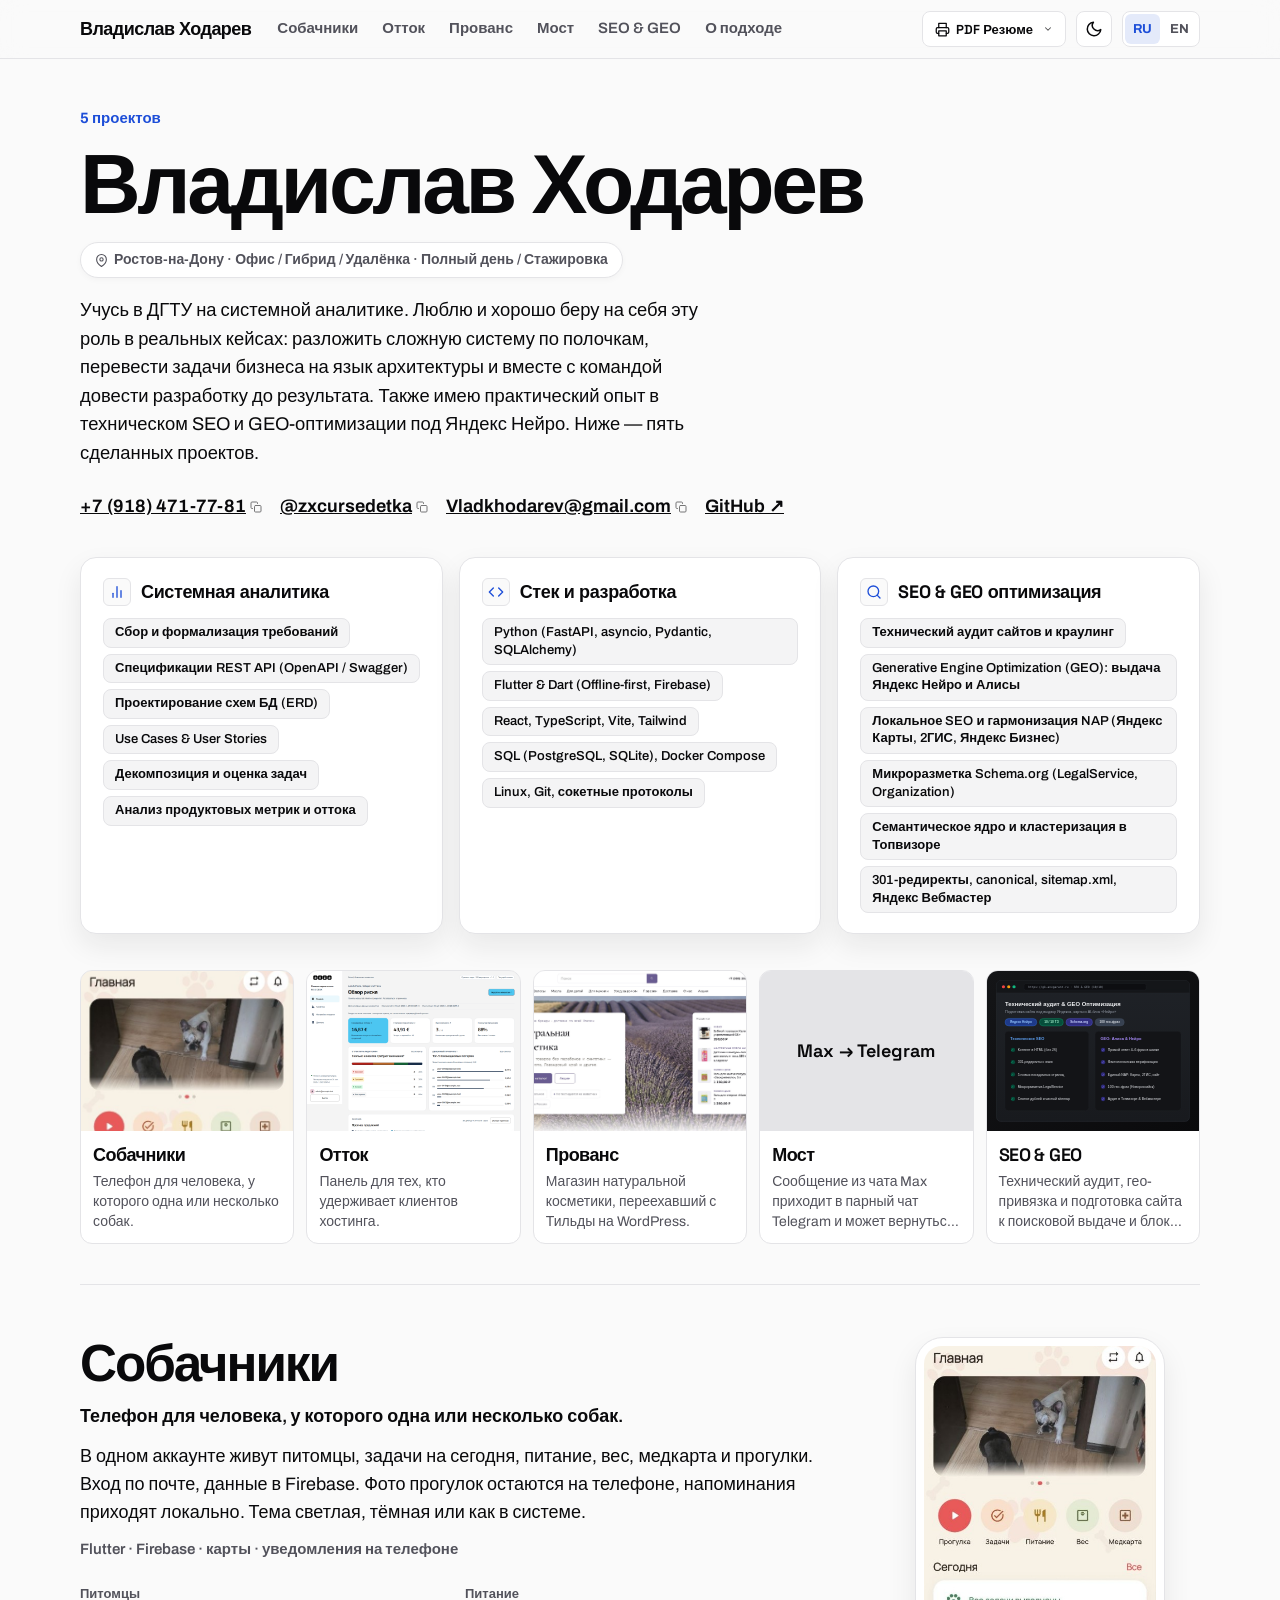
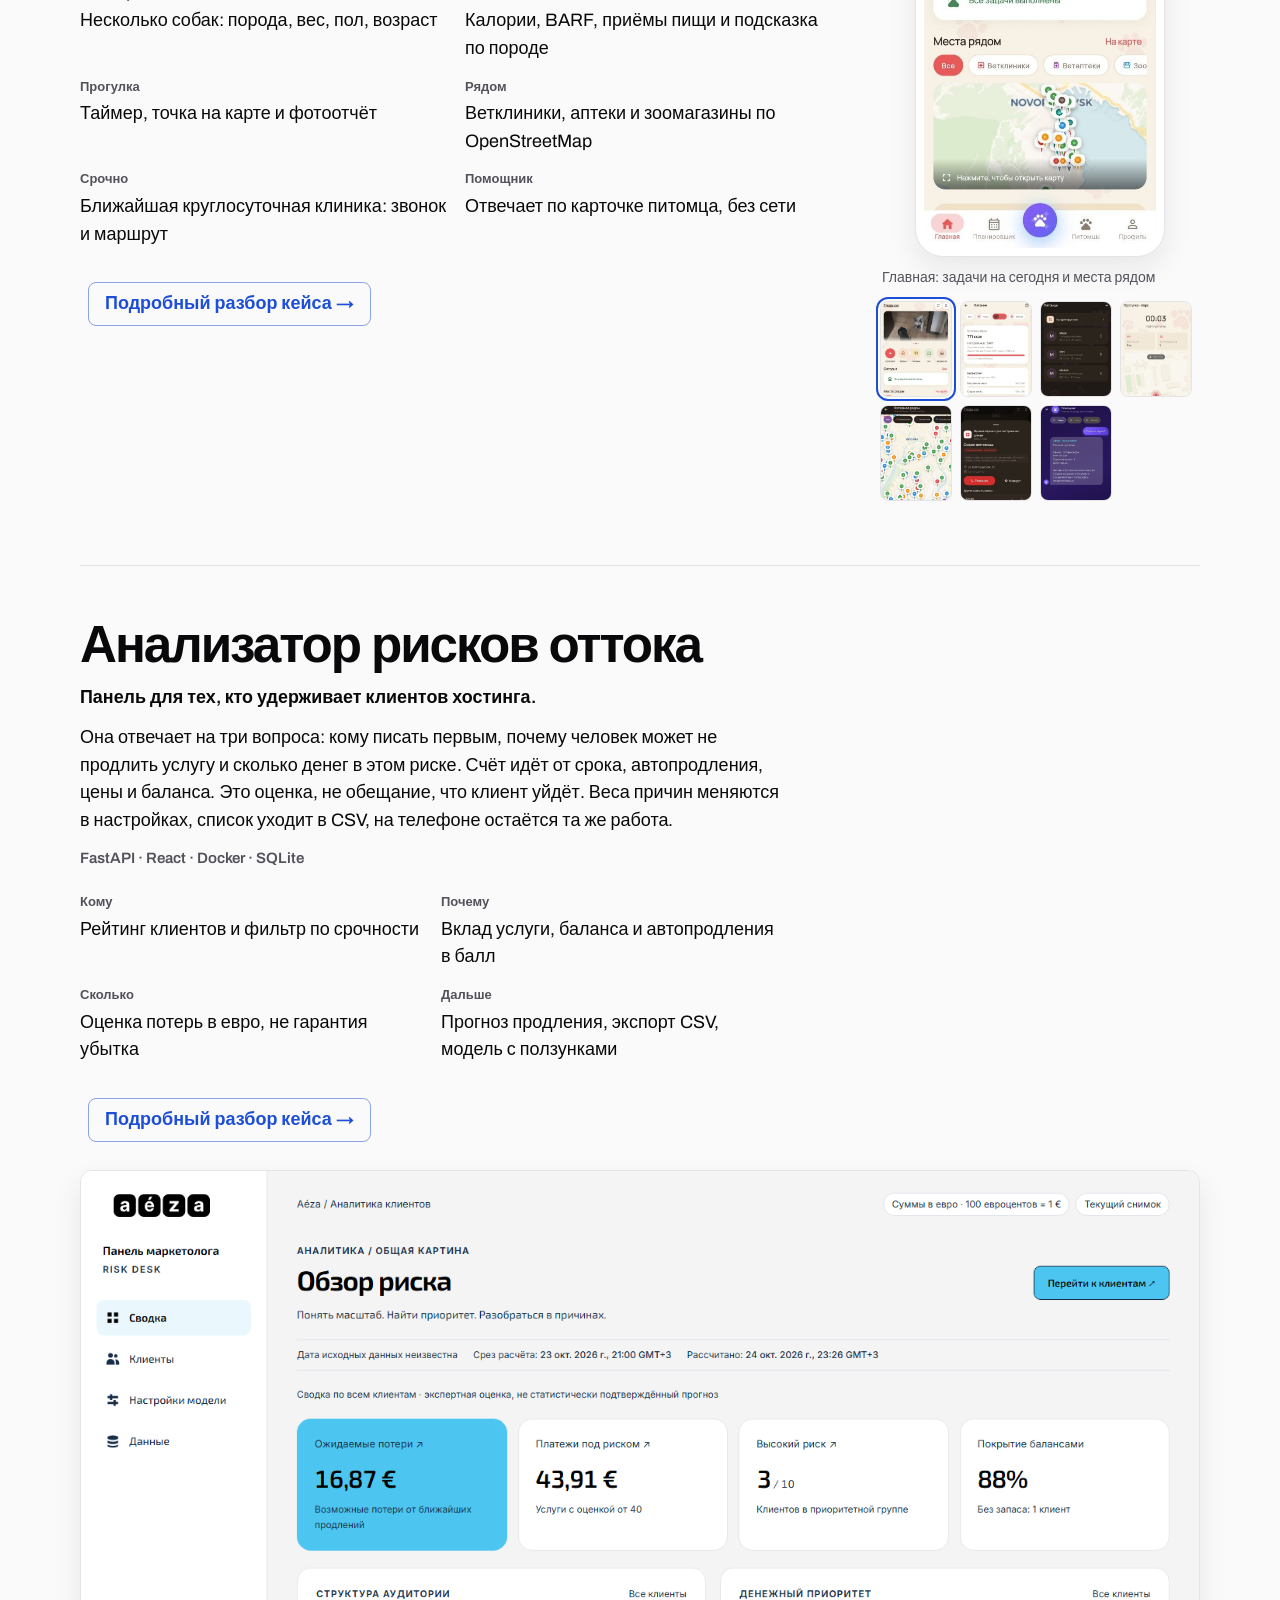
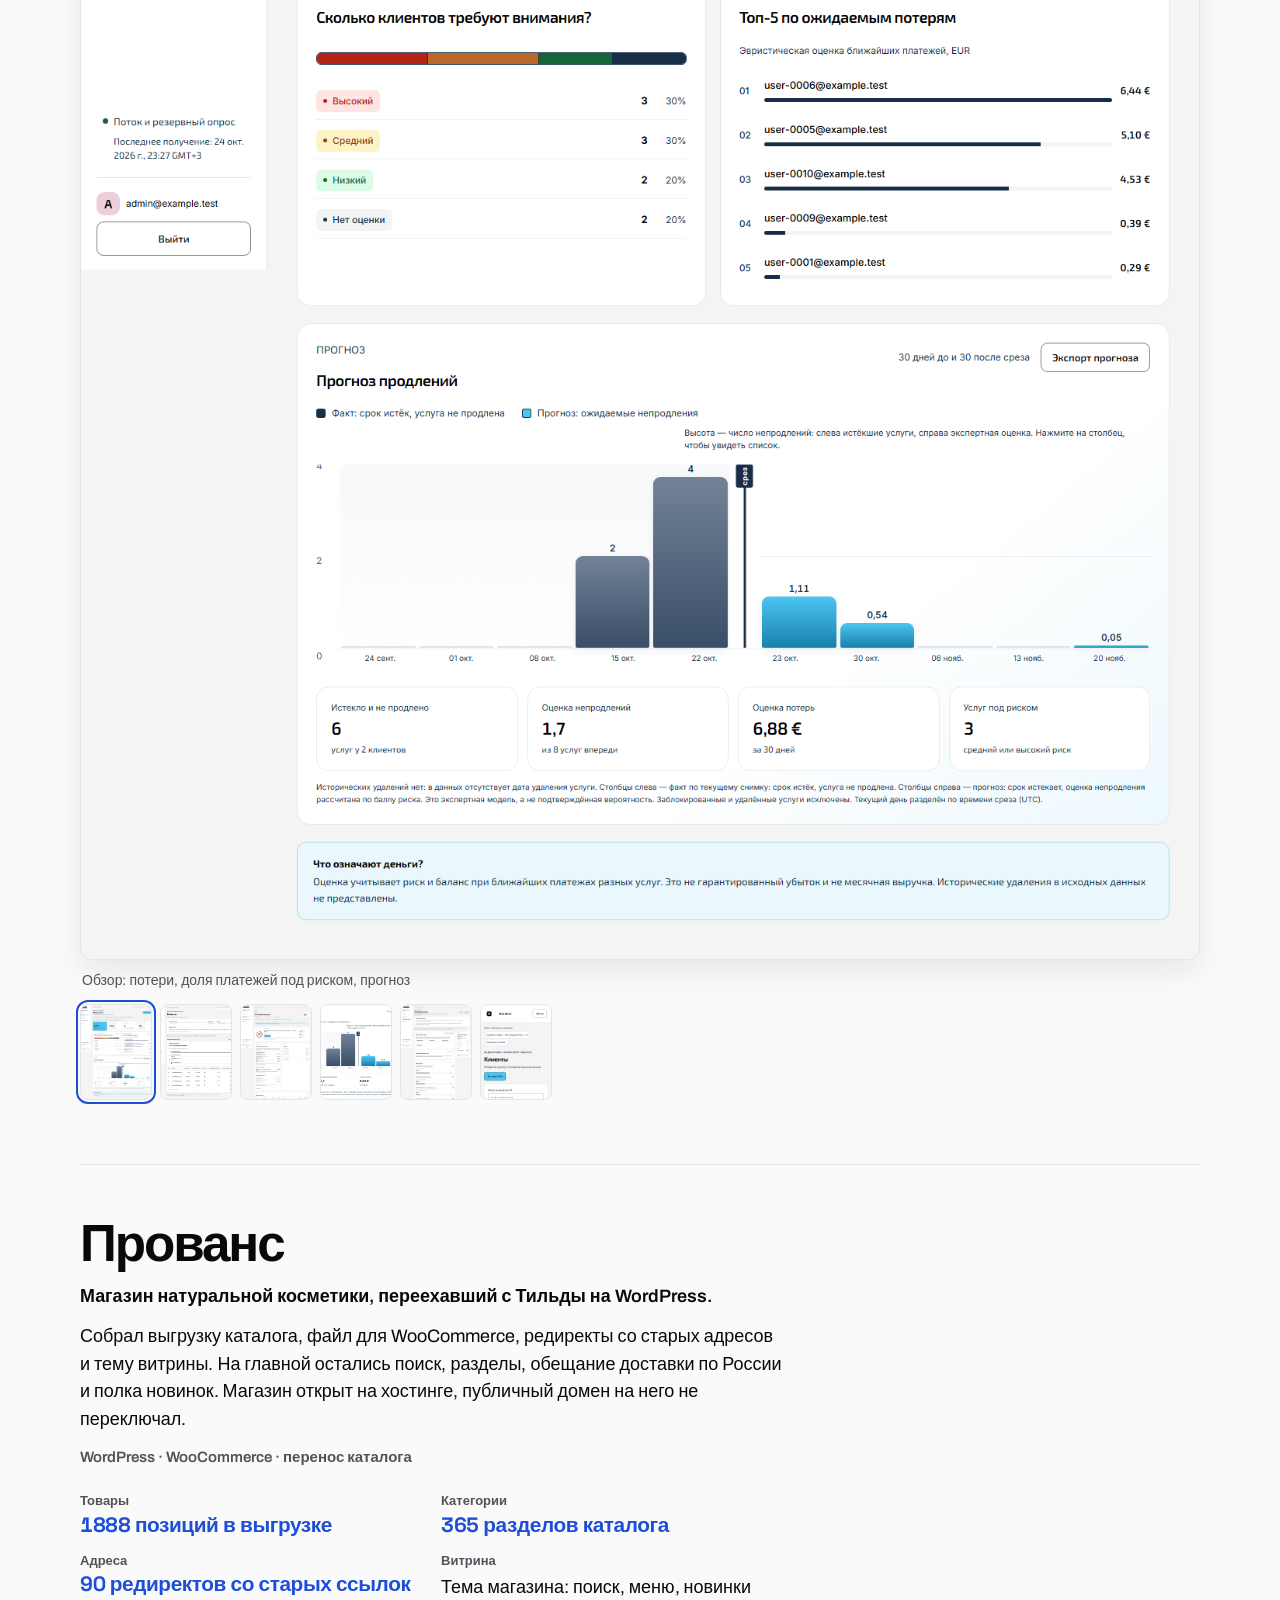
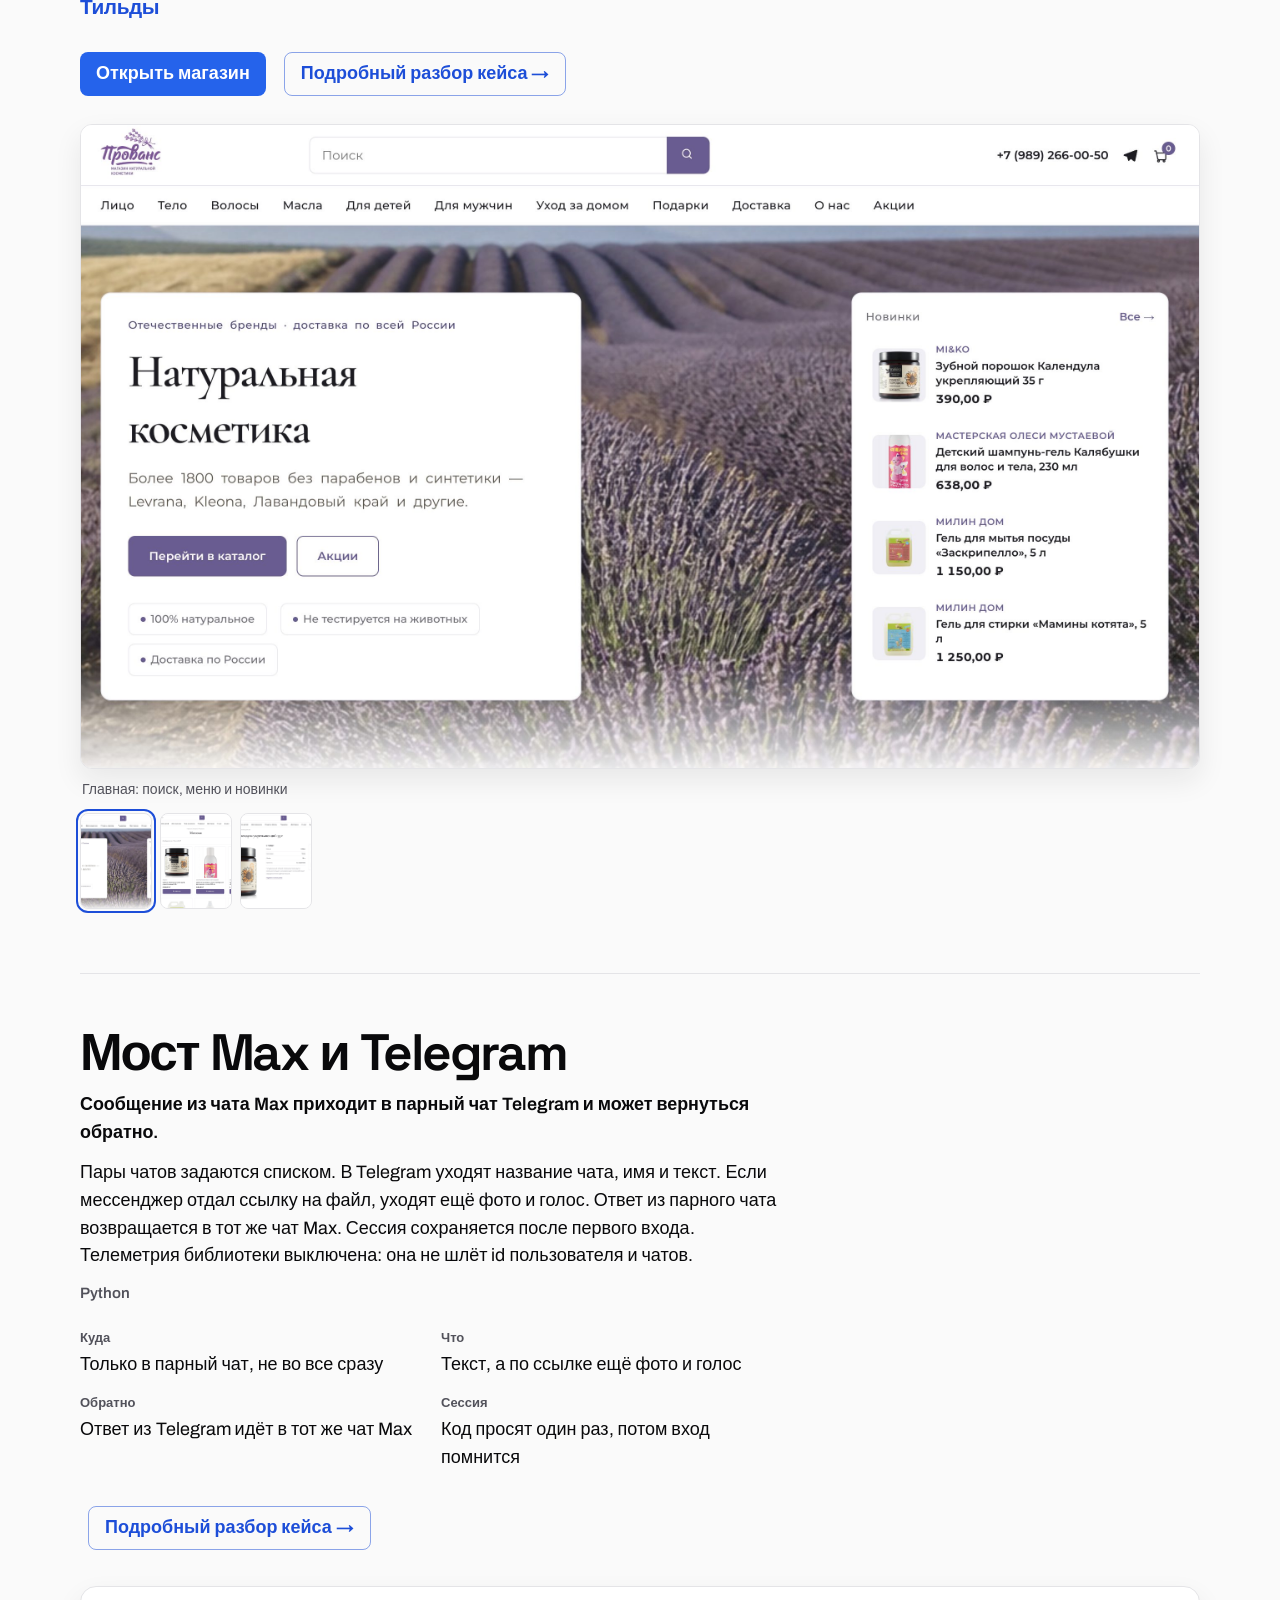
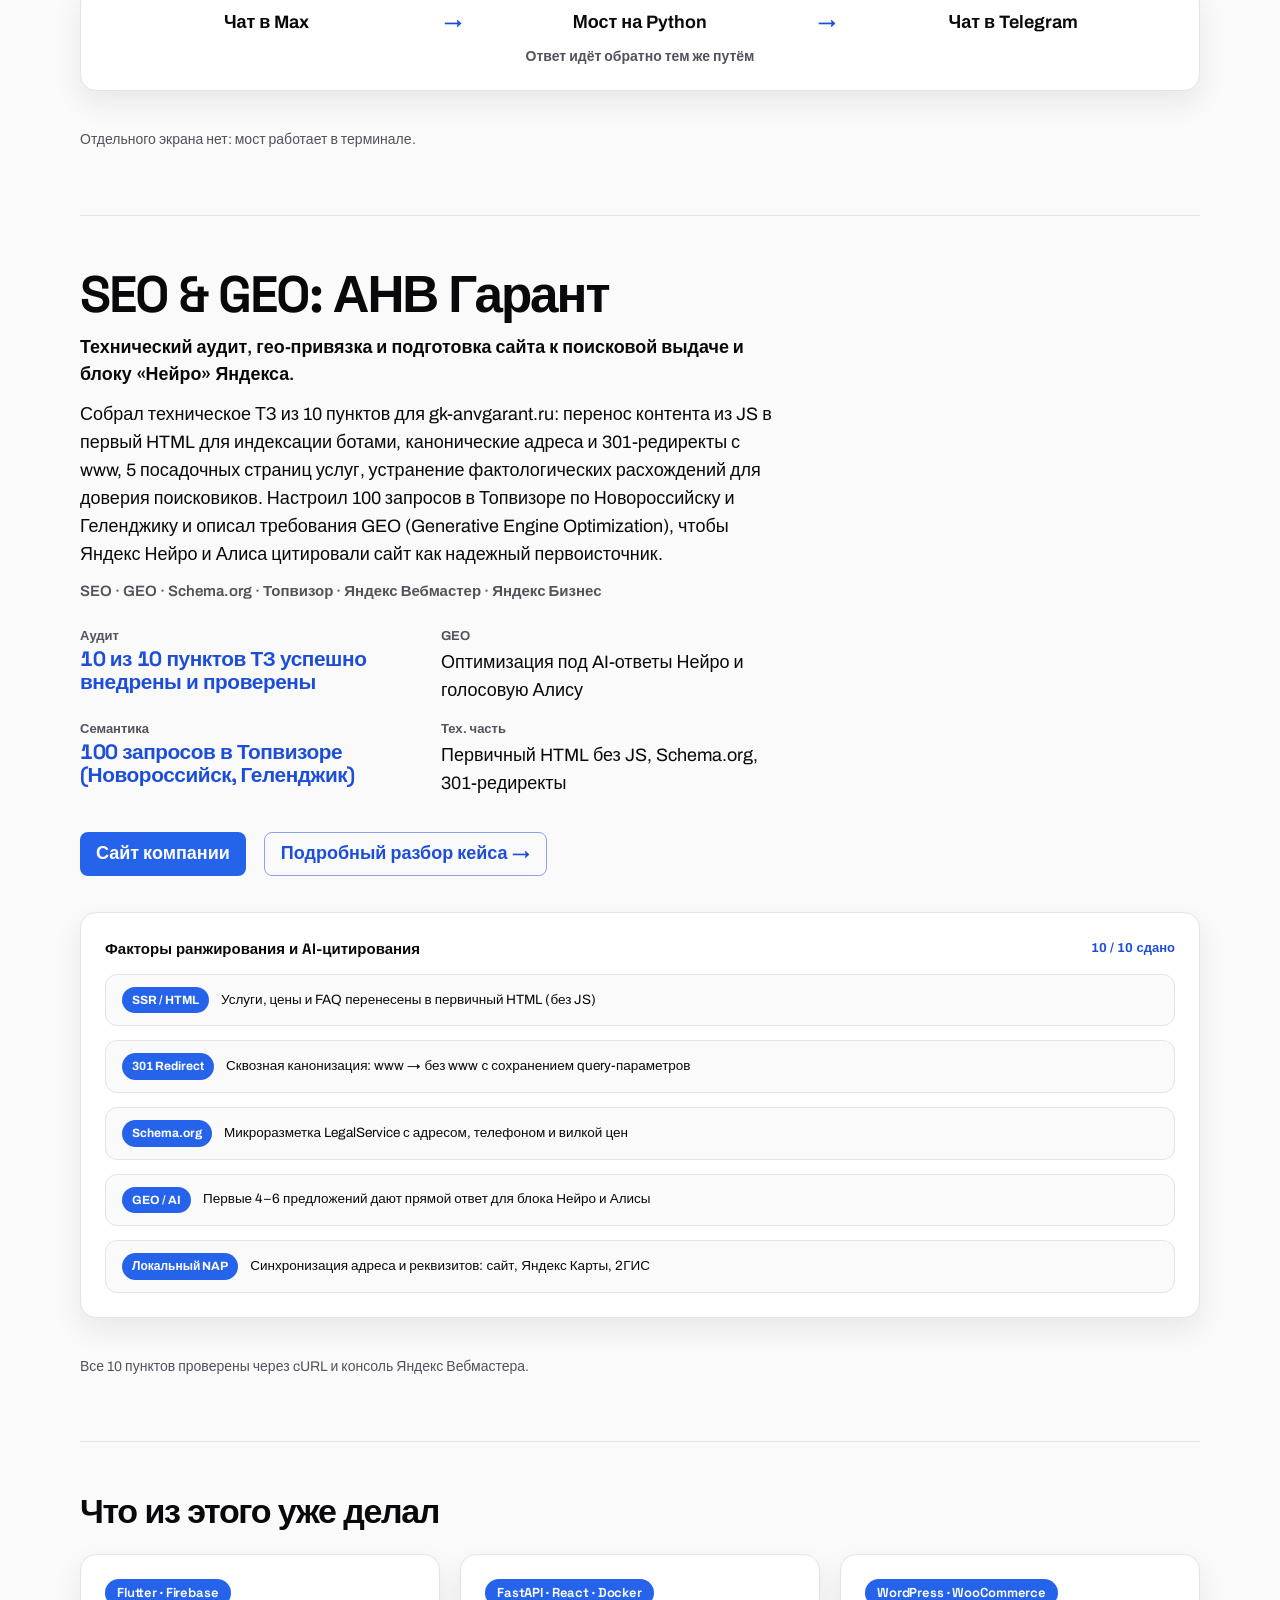
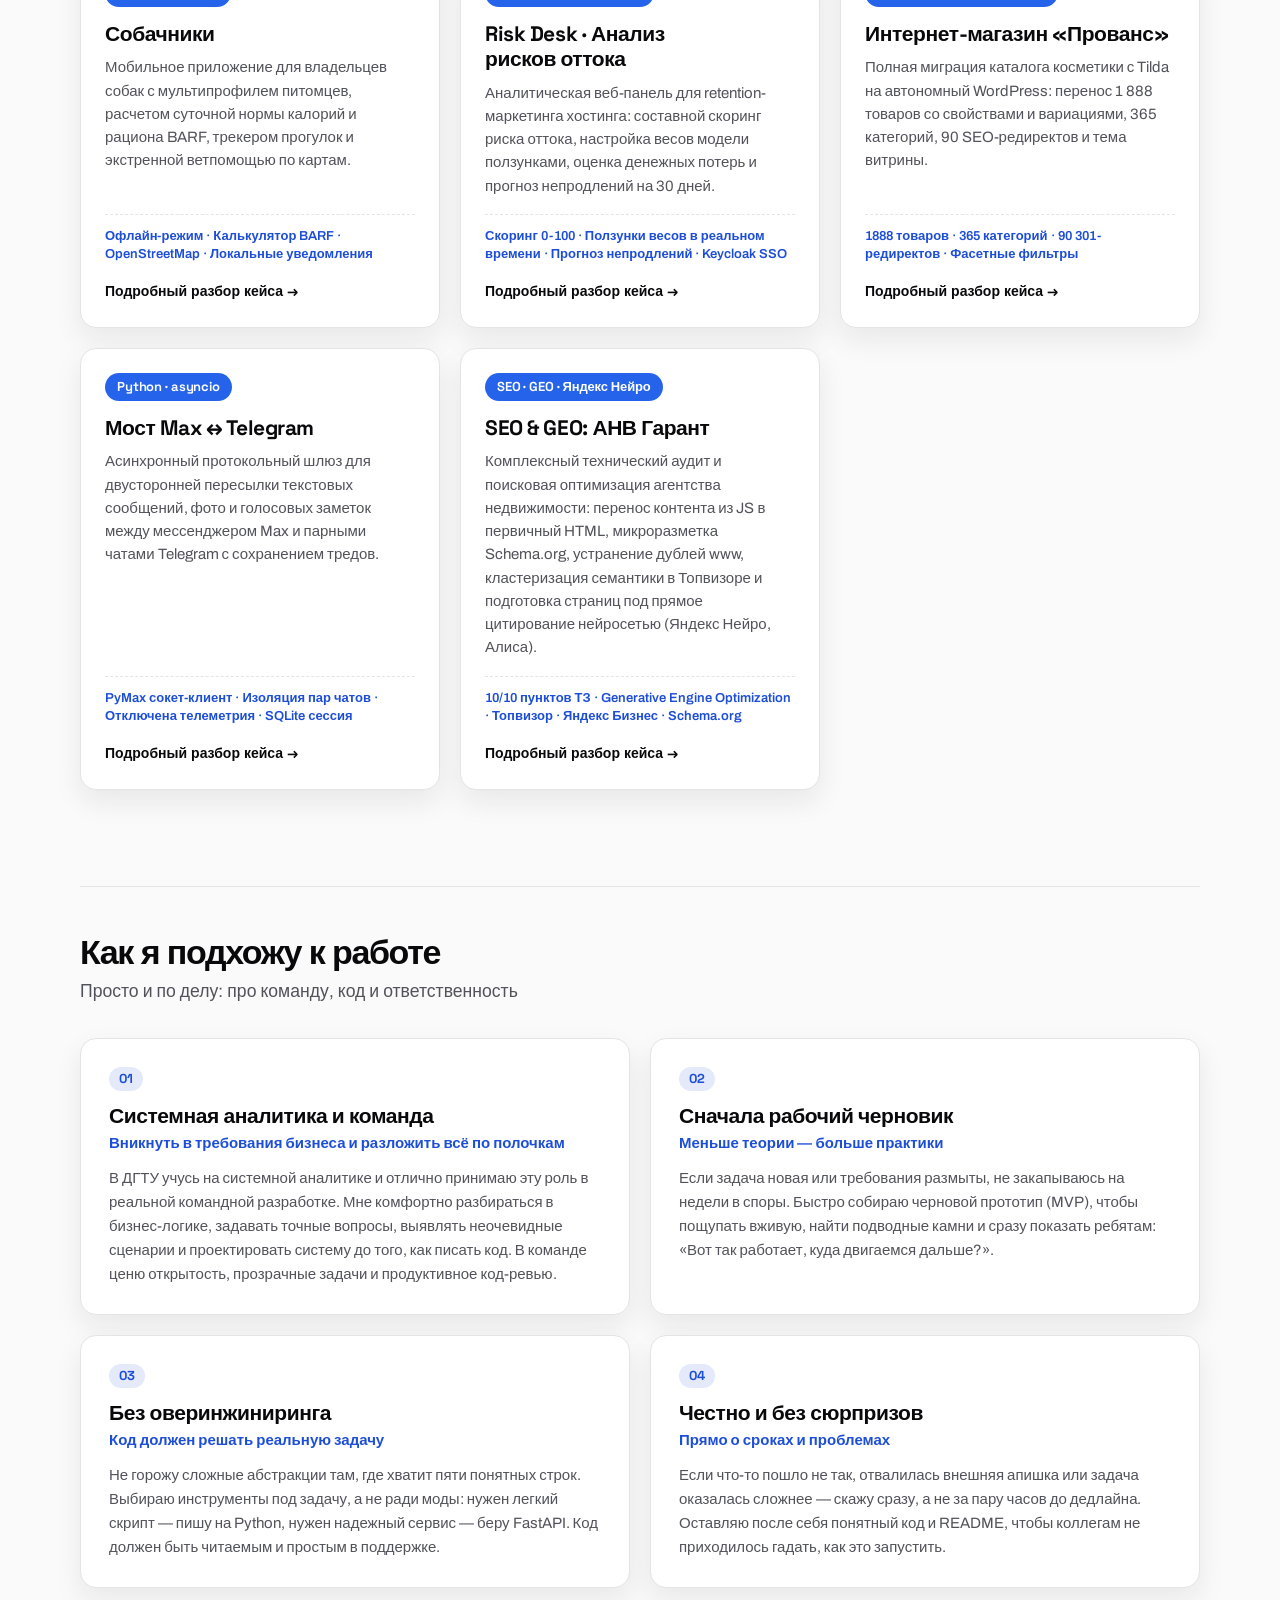
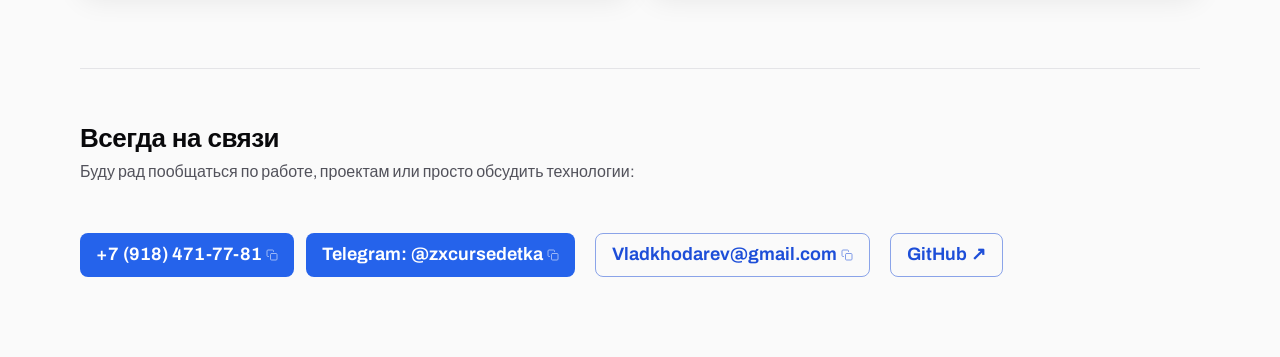
<file: index.html>
<!DOCTYPE html>
<html lang="ru">
<head>
  <meta charset="utf-8">
  <meta name="viewport" content="width=device-width, initial-scale=1">
  <title>Владислав Ходарев</title>
  <meta name="description" content="Пять сделанных проектов Владислава Ходарева: приложение для собак, панель оттока, магазин, мост чатов и технический аудит SEO & GEO под Яндекс Нейро.">
  <meta property="og:title" content="Владислав Ходарев — портфолио">
  <meta property="og:description" content="Пять сделанных проектов: приложение для собак, панель оттока, магазин, мост чатов и технический аудит SEO & GEO под Яндекс Нейро.">
  <meta property="og:type" content="website">
  <meta property="og:image" content="img/churn-overview.png">
  <meta name="twitter:card" content="summary_large_image">
  <meta name="twitter:title" content="Владислав Ходарев — портфолио">
  <meta name="twitter:image" content="img/churn-overview.png">
  <link rel="icon" href="favicon.svg" type="image/svg+xml">
  <script>
    (function() {
      var saved = localStorage.getItem("portfolio-theme");
      var isDark = saved === "dark" || (!saved && window.matchMedia("(prefers-color-scheme: dark)").matches);
      var theme = isDark ? "dark" : "light";
      document.documentElement.setAttribute("data-theme", theme);
      document.documentElement.style.colorScheme = theme;
    })();
  </script>
  <link rel="preconnect" href="https://fonts.googleapis.com">
  <link rel="preconnect" href="https://fonts.gstatic.com" crossorigin>
  <link href="https://fonts.googleapis.com/css2?family=Archivo:wght@400;500;600;700&family=Space+Grotesk:wght@500;600;700&display=swap" rel="stylesheet">
  <link rel="stylesheet" href="styles.css">
</head>
<body>
  <a class="skip" href="#board" data-i18n="skip">К работам</a>
  <header class="bar">
    <div class="bar-inner">
      <a class="brand" href="#top" data-i18n="name">Владислав Ходарев</a>
      <nav class="nav" id="nav" aria-label="Проекты"></nav>
      <div class="header-controls">
        <div class="print-menu-wrap" id="print-menu-wrap">
          <button type="button" class="action-btn" id="print-btn" title="Сохранить в PDF / Печать" aria-label="Сохранить резюме в PDF" aria-haspopup="true" aria-expanded="false">
            <svg width="15" height="15" viewBox="0 0 24 24" fill="none" stroke="currentColor" stroke-width="2" stroke-linecap="round" stroke-linejoin="round" aria-hidden="true"><path d="M6 9V2h12v7"></path><path d="M6 18H4a2 2 0 0 1-2-2v-5a2 2 0 0 1 2-2h16a2 2 0 0 1 2 2v5a2 2 0 0 1-2 2h-2"></path><rect x="6" y="14" width="12" height="8"></rect></svg>
            <span data-i18n="downloadCv">PDF Резюме</span>
            <svg class="chevron-down" width="10" height="10" viewBox="0 0 24 24" fill="none" stroke="currentColor" stroke-width="2.5" stroke-linecap="round" stroke-linejoin="round" aria-hidden="true"><polyline points="6 9 12 15 18 9"></polyline></svg>
          </button>
          <div class="print-dropdown" id="print-dropdown" role="menu" aria-label="Формат PDF">
            <button type="button" class="print-opt" id="print-opt-compact" role="menuitem">
              <svg width="16" height="16" viewBox="0 0 24 24" fill="none" stroke="currentColor" stroke-width="2" stroke-linecap="round" stroke-linejoin="round" aria-hidden="true"><path d="M14 2H6a2 2 0 0 0-2 2v16a2 2 0 0 0 2 2h12a2 2 0 0 0 2-2V8z"></path><polyline points="14 2 14 8 20 8"></polyline><line x1="16" y1="13" x2="8" y2="13"></line><line x1="16" y1="17" x2="8" y2="17"></line></svg>
              <div>
                <strong data-i18n="printCompactTitle">Краткое резюме (2 стр.)</strong>
                <small data-i18n="printCompactDesc">Для HR: контакты, ДГТУ, навыки и выжимка 5 проектов</small>
              </div>
            </button>
            <button type="button" class="print-opt" id="print-opt-full" role="menuitem">
              <svg width="16" height="16" viewBox="0 0 24 24" fill="none" stroke="currentColor" stroke-width="2" stroke-linecap="round" stroke-linejoin="round" aria-hidden="true"><polygon points="12 2 2 7 12 12 22 7 12 2"></polygon><polyline points="2 17 12 22 22 17"></polyline><polyline points="2 12 12 17 22 12"></polyline></svg>
              <div>
                <strong data-i18n="printFullTitle">Полное портфолио</strong>
                <small data-i18n="printFullDesc">Все 5 кейсов целиком: архитектура, схемы, код и ТЗ</small>
              </div>
            </button>
          </div>
        </div>
        <button type="button" class="theme-toggle" id="theme-toggle" aria-label="Сменить тему" title="Тема">
          <svg class="icon-sun" width="18" height="18" viewBox="0 0 24 24" fill="none" stroke="currentColor" stroke-width="2" stroke-linecap="round" stroke-linejoin="round" aria-hidden="true">
            <circle cx="12" cy="12" r="5"></circle>
            <line x1="12" y1="1" x2="12" y2="3"></line>
            <line x1="12" y1="21" x2="12" y2="23"></line>
            <line x1="4.22" y1="4.22" x2="5.64" y2="5.64"></line>
            <line x1="18.36" y1="18.36" x2="19.78" y2="19.78"></line>
            <line x1="1" y1="12" x2="3" y2="12"></line>
            <line x1="21" y1="12" x2="23" y2="12"></line>
            <line x1="4.22" y1="19.78" x2="5.64" y2="18.36"></line>
            <line x1="18.36" y1="5.64" x2="19.78" y2="4.22"></line>
          </svg>
          <svg class="icon-moon" width="18" height="18" viewBox="0 0 24 24" fill="none" stroke="currentColor" stroke-width="2" stroke-linecap="round" stroke-linejoin="round" aria-hidden="true">
            <path d="M21 12.79A9 9 0 1 1 11.21 3 7 7 0 0 0 21 12.79z"></path>
          </svg>
        </button>
        <div class="lang" role="group" aria-label="Язык">
          <button type="button" data-set-lang="ru" aria-pressed="true">RU</button>
          <button type="button" data-set-lang="en" aria-pressed="false">EN</button>
        </div>
      </div>
    </div>
  </header>
  <main class="wrap">
    <section class="hero" id="top">
      <p class="kicker" data-i18n="kicker">5 проектов</p>
      <h1 data-i18n="name">Владислав Ходарев</h1>
      <div class="meta-row">
        <span class="meta-status">
          <svg width="13" height="13" viewBox="0 0 24 24" fill="none" stroke="currentColor" stroke-width="2" stroke-linecap="round" stroke-linejoin="round" aria-hidden="true"><path d="M21 10c0 7-9 13-9 13s-9-6-9-13a9 9 0 0 1 18 0z"></path><circle cx="12" cy="10" r="3"></circle></svg>
          <span data-i18n="locationStatus">Ростов-на-Дону · Офис / Гибрид / Удалёнка · Полный день / Стажировка</span>
        </span>
      </div>
      <p class="lead" data-i18n="lead">Учусь в ДГТУ на системной аналитике. Люблю и хорошо беру на себя эту роль в реальных кейсах: разложить сложную систему по полочкам, перевести задачи бизнеса на язык архитектуры и вместе с командой довести разработку до результата. Также имею практический опыт в техническом SEO и GEO-оптимизации под Яндекс Нейро. Ниже — пять сделанных проектов.</p>
      <p class="contact">
        <a href="tel:+79184717781" class="copy-link" data-copy="+79184717781" title="Позвонить или скопировать">+7 (918) 471-77-81 <svg class="copy-hint" width="12" height="12" viewBox="0 0 24 24" fill="none" stroke="currentColor" stroke-width="2" stroke-linecap="round" stroke-linejoin="round" aria-hidden="true"><rect x="9" y="9" width="13" height="13" rx="2" ry="2"></rect><path d="M5 15H4a2 2 0 0 1-2-2V4a2 2 0 0 1 2-2h9a2 2 0 0 1 2 2v1"></path></svg></a>
        <a href="https://t.me/zxcursedetka" target="_blank" rel="noopener noreferrer" class="copy-link" data-copy="@zxcursedetka" title="Кликните, чтобы скопировать">@zxcursedetka <svg class="copy-hint" width="12" height="12" viewBox="0 0 24 24" fill="none" stroke="currentColor" stroke-width="2" stroke-linecap="round" stroke-linejoin="round" aria-hidden="true"><rect x="9" y="9" width="13" height="13" rx="2" ry="2"></rect><path d="M5 15H4a2 2 0 0 1-2-2V4a2 2 0 0 1 2-2h9a2 2 0 0 1 2 2v1"></path></svg></a>
        <a href="mailto:Vladkhodarev@gmail.com" class="copy-link" data-copy="Vladkhodarev@gmail.com" title="Кликните, чтобы скопировать">Vladkhodarev@gmail.com <svg class="copy-hint" width="12" height="12" viewBox="0 0 24 24" fill="none" stroke="currentColor" stroke-width="2" stroke-linecap="round" stroke-linejoin="round" aria-hidden="true"><rect x="9" y="9" width="13" height="13" rx="2" ry="2"></rect><path d="M5 15H4a2 2 0 0 1-2-2V4a2 2 0 0 1 2-2h9a2 2 0 0 1 2 2v1"></path></svg></a>
        <a href="https://github.com/surgezxc" target="_blank" rel="noopener noreferrer">GitHub ↗</a>
      </p>
      <div class="skills-matrix" id="skills-matrix"></div>
    </section>
    <div class="board" id="board"></div>
    <div id="cases"></div>
    <section class="can" aria-labelledby="can-title">
      <h2 id="can-title" data-i18n="canTitle">Что из этого уже делал</h2>
      <ul id="can-list"></ul>
    </section>
    <section class="how" id="how" aria-labelledby="how-title">
      <div class="section-head">
        <h2 id="how-title" data-i18n="howTitle">Как я подхожу к работе</h2>
        <p class="section-lead" data-i18n="howSubtitle">Просто и по делу: про команду, код и ответственность</p>
      </div>
      <div class="how-grid" id="how-grid"></div>
    </section>
    <footer class="footer">
      <div class="footer-inner">
        <div>
          <h3 data-i18n="footerTitle">Всегда на связи</h3>
          <p data-i18n="footerLead">Буду рад пообщаться по работе, проектам или просто обсудить технологии:</p>
        </div>
        <div class="footer-contacts">
          <a href="tel:+79184717781" class="live copy-link" data-copy="+79184717781">+7 (918) 471-77-81 <svg class="copy-hint" width="12" height="12" viewBox="0 0 24 24" fill="none" stroke="currentColor" stroke-width="2" stroke-linecap="round" stroke-linejoin="round" aria-hidden="true"><rect x="9" y="9" width="13" height="13" rx="2" ry="2"></rect><path d="M5 15H4a2 2 0 0 1-2-2V4a2 2 0 0 1 2-2h9a2 2 0 0 1 2 2v1"></path></svg></a>
          <a href="https://t.me/zxcursedetka" target="_blank" rel="noopener noreferrer" class="live copy-link" data-copy="@zxcursedetka">Telegram: @zxcursedetka <svg class="copy-hint" width="12" height="12" viewBox="0 0 24 24" fill="none" stroke="currentColor" stroke-width="2" stroke-linecap="round" stroke-linejoin="round" aria-hidden="true"><rect x="9" y="9" width="13" height="13" rx="2" ry="2"></rect><path d="M5 15H4a2 2 0 0 1-2-2V4a2 2 0 0 1 2-2h9a2 2 0 0 1 2 2v1"></path></svg></a>
          <a href="mailto:Vladkhodarev@gmail.com" class="repo copy-link" data-copy="Vladkhodarev@gmail.com">Vladkhodarev@gmail.com <svg class="copy-hint" width="12" height="12" viewBox="0 0 24 24" fill="none" stroke="currentColor" stroke-width="2" stroke-linecap="round" stroke-linejoin="round" aria-hidden="true"><rect x="9" y="9" width="13" height="13" rx="2" ry="2"></rect><path d="M5 15H4a2 2 0 0 1-2-2V4a2 2 0 0 1 2-2h9a2 2 0 0 1 2 2v1"></path></svg></a>
          <a href="https://github.com/surgezxc" target="_blank" rel="noopener noreferrer" class="repo">GitHub ↗</a>
        </div>
      </div>
    </footer>
  </main>

  <div class="cv-print-only cv-print-ru" aria-hidden="true">
    <div class="cv-page">
      <header class="cv-header">
        <div class="cv-name">Владислав Ходарев</div>
        <div class="cv-role">Системный аналитик · Инженер требований &amp; Архитектура</div>
        <div class="cv-contacts">
          <span><strong>Локация:</strong> Ростов-на-Дону (Офис / Гибрид / Удалёнка)</span>
          <span><strong>Формат:</strong> Полный день / Стажировка</span>
          <span><strong>Телефон:</strong> +7 (918) 471-77-81</span>
          <span><strong>Telegram:</strong> @zxcursedetka</span>
          <span><strong>Email:</strong> Vladkhodarev@gmail.com</span>
          <span><strong>GitHub:</strong> github.com/surgezxc</span>
          <span><strong>Портфолио:</strong> surgezxc.github.io/portfolio</span>
        </div>
      </header>

      <section class="cv-section">
        <div class="cv-section-title">Образование</div>
        <div class="cv-text">
          <strong>Донской государственный технический университет (ДГТУ)</strong>, 2023–2027<br>
          Направление: <strong>09.03.02 «Системный анализ и управление»</strong> (бакалавриат). Специализация: Системная аналитика и архитектура информационных систем.
        </div>
      </section>

      <section class="cv-section">
        <div class="cv-section-title">Профиль и позиционирование</div>
        <p class="cv-text">
          Учусь в ДГТУ на направлении системной аналитики. Уверенно и проактивно беру на себя эту роль в реальных кейсах: раскладываю сложную предметную область по полочкам, перевожу задачи бизнеса в строгие технические спецификации (BRD, SRS, OpenAPI, ERD) и координирую команду разработки до результата. Практический опыт охватывает проектирование REST API, моделирование реляционных баз данных, мобильную разработку (Flutter), анализ продуктовых метрик и прикладную оптимизацию под поисковые и генеративные нейросетевые системы (Яндекс Нейро, Алиса).
        </p>
      </section>

      <section class="cv-section">
        <div class="cv-section-title">Матрица ключевых компетенций</div>
        <div class="cv-matrix">
          <div class="cv-matrix-col">
            <h4>Системная аналитика</h4>
            <ul>
              <li>Сбор, анализ и формализация бизнес-требований (BRD, SRS)</li>
              <li>Проектирование REST API (OpenAPI 3.0 / Swagger)</li>
              <li>Моделирование схем БД и связей сущностей (ERD)</li>
              <li>Use Cases, User Stories, Acceptance Criteria</li>
              <li>BPMN и Use Case диаграммы бизнес-процессов</li>
              <li>Декомпозиция задач и координация релизов</li>
              <li>Анализ продуктовых метрик, оттока и LTV</li>
            </ul>
          </div>
          <div class="cv-matrix-col">
            <h4>Стек и разработка</h4>
            <ul>
              <li><strong>Python:</strong> FastAPI, asyncio, Pydantic, SQLAlchemy</li>
              <li><strong>Mobile:</strong> Flutter &amp; Dart (Offline-first, Firebase)</li>
              <li><strong>Frontend:</strong> React, TypeScript, Vite, Tailwind</li>
              <li><strong>Базы данных:</strong> PostgreSQL, SQLite, миграции</li>
              <li><strong>Инфраструктура:</strong> Docker, Docker Compose, Linux, Git</li>
              <li><strong>Интеграции:</strong> Webhooks, сокеты, Message Queues</li>
            </ul>
          </div>
          <div class="cv-matrix-col">
            <h4>SEO &amp; GEO Оптимизация</h4>
            <ul>
              <li>Технический аудит сайтов и краулинг (cURL, заголовки)</li>
              <li>GEO: оптимизация контента под Яндекс Нейро и Алису</li>
              <li>Микроразметка Schema.org (LegalService, Organization)</li>
              <li>Локальное SEO и гармонизация NAP (Карты, 2ГИС)</li>
              <li>Сбор и кластеризация ядер (Топвизор, Вебмастер)</li>
              <li>Карты сайта, canonical, чистые 301-редиректы</li>
            </ul>
          </div>
        </div>
      </section>

      <section class="cv-section">
        <div class="cv-section-title">Подход к работе и сильные стороны</div>
        <p class="cv-text">
          <strong>Сквозная трассируемость:</strong> ни одно требование не теряется между бизнесом и кодом. <strong>Командное взаимодействие:</strong> умение слушать разработчиков, снимать неопределенность и формулировать контракты до написания кода. <strong>Инженерная культура:</strong> понимание ограничений архитектуры, фокус на надежность и измеримый результат.
        </p>
      </section>

      <footer class="cv-footer">
        <span>Владислав Ходарев · Резюме системного аналитика</span>
        <span>Страница 1 из 2</span>
      </footer>
    </div>

    <div class="cv-page">
      <header class="cv-header" style="padding-bottom: 4px; margin-bottom: 8px;">
        <div style="display: flex; justify-content: space-between; align-items: baseline; gap: 8px; flex-wrap: wrap;">
          <div class="cv-name" style="font-size: 13pt;">Владислав Ходарев — Проекты и практический опыт</div>
          <div style="font-size: 8pt; color: #64748b; white-space: nowrap;">surgezxc.github.io/portfolio</div>
        </div>
      </header>

      <div class="cv-project">
        <div class="cv-proj-header">
          <span class="cv-proj-title">1. АНВ-Гарант — Technical SEO &amp; GEO Оптимизация (Яндекс Нейро &amp; Алиса)</span>
          <span class="cv-proj-tag">Commercial · Real Estate</span>
        </div>
        <div class="cv-proj-stack">Стек: Schema.org (LegalService), Яндекс Вебмастер, Яндекс Метрика, Топвизор, 301 Redirects, HTML5</div>
        <div class="cv-proj-desc">
          <strong>Проблема:</strong> Сайт агентства недвижимости (gk-anvgarant.ru) терял трафик из-за динамического JS-рендеринга критических текстов, дублей страниц и отсутствия микроразметки.<br>
          <strong>Решение:</strong> Проведен технический аудит (10 пунктов ТЗ). Критический контент перенесен в первичный HTML без JS-зависимости. Внедрена Schema.org LegalService, настроена карта сайта, исключены дубли с www, спроектированы 5 посадочных страниц под Новороссийск/Геленджик с блоками прямого ответа под AI-выдачу Яндекса.<br>
          <strong>Результат:</strong> 10 из 10 пунктов ТЗ подтверждены на живом домене через cURL и рендер-валидаторы. Единый профиль NAP согласован с Картами и 2ГИС.
        </div>
      </div>

      <div class="cv-project">
        <div class="cv-proj-header">
          <span class="cv-proj-title">2. Анализатор оттока клиентов — Machine Learning &amp; Product Analytics</span>
          <span class="cv-proj-tag">Fullstack &amp; ML</span>
        </div>
        <div class="cv-proj-stack">Стек: Python, CatBoost, Scikit-learn, FastAPI, React, Chart.js, Docker</div>
        <div class="cv-proj-desc">
          <strong>Проблема:</strong> Бизнес терял пользователей b2b-сервиса без понимания факторов риска и упущенной выгоды.<br>
          <strong>Решение:</strong> Разработан аналитический сервис прогнозирования вероятности оттока на основе поведенческих метрик. Построен ML-пайплайн с feature engineering, реализован интерактивный веб-дашборд с калькулятором сохраняемой выручки (LTV) и экспортом отчетов в CSV/JSON.<br>
          <strong>Результат:</strong> Качество классификации ROC-AUC 0.84, возможность сценарного моделирования удержания и приоритизации работы службы поддержки.
        </div>
      </div>

      <div class="cv-project">
        <div class="cv-proj-header">
          <span class="cv-proj-title">3. Клуб собачников — Mobile Social &amp; Service App</span>
          <span class="cv-proj-tag">Mobile · Offline-first</span>
        </div>
        <div class="cv-proj-stack">Стек: Flutter, Dart, Firebase (Auth/Firestore), SQLite, Provider, Clean Architecture</div>
        <div class="cv-proj-desc">
          <strong>Проблема:</strong> Владельцы питомцев нуждались в удобном инструменте учета прививок, здоровья и карте площадок, работающем без связи.<br>
          <strong>Решение:</strong> Спроектирована архитектура мобильного приложения по принципу Offline-first: локальное хранилище на SQLite с автоматической реактивной синхронизацией в облако при появлении сети. Интерактивная карта, фильтры и медицинский паспорт питомца.<br>
          <strong>Результат:</strong> Полная автономность работы без сети, единая кодовая база для iOS и Android с чистой доменной логикой.
        </div>
      </div>

      <div class="cv-project">
        <div class="cv-proj-header">
          <span class="cv-proj-title">4. Max ↔ Telegram Bridge — Message Routing &amp; System Integration</span>
          <span class="cv-proj-tag">Backend · Integration</span>
        </div>
        <div class="cv-proj-stack">Стек: Python, asyncio, aiohttp, Telegram Bot API, Docker, JSON-Schema</div>
        <div class="cv-proj-desc">
          <strong>Проблема:</strong> Необходимость надежной синхронизации служебных сообщений между внутренней системой и Telegram без потерь пакетов.<br>
          <strong>Решение:</strong> Спроектирован асинхронный сервис-мост с гарантией доставки сообщений (at-least-once), буферизацией очередей, политикой повторных попыток (retries с exponential backoff), дедупликацией и валидацией контрактов через JSON-Schema.<br>
          <strong>Результат:</strong> Нулевая потеря сообщений при временных сбоях сети, изоляция в Docker с мониторингом метрик задержки.
        </div>
      </div>

      <div class="cv-project">
        <div class="cv-proj-header">
          <span class="cv-proj-title">5. Интернет-магазин «Прованс» — E-Commerce &amp; Data Migration</span>
          <span class="cv-proj-tag">E-Commerce · Migration</span>
        </div>
        <div class="cv-proj-stack">Стек: WordPress, WooCommerce, PHP, MySQL, 301 Redirects, SpaceWeb</div>
        <div class="cv-proj-desc">
          <strong>Проблема:</strong> Ограничения платформы Tilda не позволяли развивать каталог натуральной косметики, требовался перенос без потери позиций в поиске.<br>
          <strong>Решение:</strong> Выполнен перенос 1888 товаров и 365 категорий на связку WordPress + WooCommerce. Спроектирована таблица из 90 точечных 301-редиректов для сохранения ссылочного веса, настроена кастомная витрина и фильтры каталога.<br>
          <strong>Результат:</strong> 100% данных мигрировано без потерь, сохранен поисковый трафик, сайт стабильно работает на хостинге SpaceWeb.
        </div>
      </div>

      <footer class="cv-footer">
        <span>Владислав Ходарев · Резюме системного аналитика</span>
        <span>Страница 2 из 2</span>
      </footer>
    </div>
  </div>

  <div class="cv-print-only cv-print-en" aria-hidden="true">
    <div class="cv-page">
      <header class="cv-header">
        <div class="cv-name">Vladislav Khodarev</div>
        <div class="cv-role">Systems Analyst · Requirements &amp; Architecture Engineer</div>
        <div class="cv-contacts">
          <span><strong>Location:</strong> Rostov-on-Don (Office / Hybrid / Remote)</span>
          <span><strong>Status:</strong> Full-time / Internship</span>
          <span><strong>Phone:</strong> +7 (918) 471-77-81</span>
          <span><strong>Telegram:</strong> @zxcursedetka</span>
          <span><strong>Email:</strong> Vladkhodarev@gmail.com</span>
          <span><strong>GitHub:</strong> github.com/surgezxc</span>
          <span><strong>Portfolio:</strong> surgezxc.github.io/portfolio</span>
        </div>
      </header>

      <section class="cv-section">
        <div class="cv-section-title">Education</div>
        <div class="cv-text">
          <strong>Don State Technical University (DSTU)</strong>, 2023–2027<br>
          Major: <strong>09.03.02 "Systems Analysis and Management"</strong> (B.S.). Specialization: Systems Analysis &amp; Information Systems Architecture.
        </div>
      </section>

      <section class="cv-section">
        <div class="cv-section-title">Profile &amp; Positioning</div>
        <p class="cv-text">
          Studying Systems Analysis at DSTU. I naturally and proactively embrace the analyst role in real projects: structuring complex domains, translating business needs into rigorous engineering specifications (BRD, SRS, OpenAPI, ERD), and driving delivery alongside dev teams. Practical experience spans REST API design, relational data modeling, mobile development (Flutter), product metric analysis, and applied search/GEO optimization for generative AI engines (Yandex Neuro, Alice).
        </p>
      </section>

      <section class="cv-section">
        <div class="cv-section-title">Core Competencies Matrix</div>
        <div class="cv-matrix">
          <div class="cv-matrix-col">
            <h4>Systems Analysis</h4>
            <ul>
              <li>Requirements gathering &amp; formalization (BRD, SRS)</li>
              <li>REST API design &amp; contracts (OpenAPI / Swagger)</li>
              <li>Relational database schema &amp; ERD modeling</li>
              <li>Use Cases, User Stories, Acceptance Criteria</li>
              <li>BPMN &amp; Activity business process modeling</li>
              <li>Task decomposition &amp; release tracking</li>
              <li>Product metrics, churn modeling &amp; LTV estimation</li>
            </ul>
          </div>
          <div class="cv-matrix-col">
            <h4>Development &amp; Tech Stack</h4>
            <ul>
              <li><strong>Python:</strong> FastAPI, asyncio, Pydantic, SQLAlchemy</li>
              <li><strong>Mobile:</strong> Flutter &amp; Dart (Offline-first, Firebase)</li>
              <li><strong>Frontend:</strong> React, TypeScript, Vite, Tailwind</li>
              <li><strong>Databases:</strong> PostgreSQL, SQLite, schema migrations</li>
              <li><strong>Infra:</strong> Docker, Docker Compose, Linux, Git</li>
              <li><strong>Integrations:</strong> Webhooks, WebSockets, Message Queues</li>
            </ul>
          </div>
          <div class="cv-matrix-col">
            <h4>SEO &amp; GEO Optimization</h4>
            <ul>
              <li>Technical site audit &amp; crawling (cURL, headers)</li>
              <li>GEO: content structuring for Yandex Neuro &amp; Alice</li>
              <li>Schema.org structured data (LegalService, Organization)</li>
              <li>Local SEO &amp; NAP harmonization (Maps, 2GIS)</li>
              <li>Keyword clustering &amp; tracking (Topvisor, Webmaster)</li>
              <li>Sitemaps, canonical tags, clean 301 redirects</li>
            </ul>
          </div>
        </div>
      </section>

      <section class="cv-section">
        <div class="cv-section-title">Approach &amp; Strengths</div>
        <p class="cv-text">
          <strong>End-to-end traceability:</strong> zero requirement loss between business goal and codebase. <strong>Team collaboration:</strong> active listening, de-risking uncertainty, and establishing data contracts early. <strong>Engineering culture:</strong> respecting architectural constraints, reliability, and measurable outcomes.
        </p>
      </section>

      <footer class="cv-footer">
        <span>Vladislav Khodarev · Systems Analyst Resume</span>
        <span>Page 1 of 2</span>
      </footer>
    </div>

    <div class="cv-page">
      <header class="cv-header" style="padding-bottom: 4px; margin-bottom: 8px;">
        <div style="display: flex; justify-content: space-between; align-items: baseline; gap: 8px; flex-wrap: wrap;">
          <div class="cv-name" style="font-size: 13pt;">Vladislav Khodarev — Projects &amp; Practical Experience</div>
          <div style="font-size: 8pt; color: #64748b; white-space: nowrap;">surgezxc.github.io/portfolio</div>
        </div>
      </header>

      <div class="cv-project">
        <div class="cv-proj-header">
          <span class="cv-proj-title">1. ANV-Garant — Technical SEO &amp; GEO Optimization (Yandex Neuro &amp; Alice)</span>
          <span class="cv-proj-tag">Commercial · Real Estate</span>
        </div>
        <div class="cv-proj-stack">Stack: Schema.org (LegalService), Yandex Webmaster, Metrika, Topvisor, 301 Redirects, HTML5</div>
        <div class="cv-proj-desc">
          <strong>Problem:</strong> Real estate website (gk-anvgarant.ru) lost organic visibility due to JS-rendered critical content, duplicate URLs, and missing schema.<br>
          <strong>Solution:</strong> Conducted 10-point technical audit. Shifted critical copy into static HTML. Implemented Schema.org LegalService, clean sitemaps, non-www redirects, 5 city service landing pages with direct answers optimized for AI citations.<br>
          <strong>Result:</strong> 10/10 technical requirements validated on production domain via cURL and rendering tools. Unified NAP synced with Maps and 2GIS.
        </div>
      </div>

      <div class="cv-project">
        <div class="cv-proj-header">
          <span class="cv-proj-title">2. Customer Churn Predictor — Machine Learning &amp; Product Analytics</span>
          <span class="cv-proj-tag">Fullstack &amp; ML</span>
        </div>
        <div class="cv-proj-stack">Stack: Python, CatBoost, Scikit-learn, FastAPI, React, Chart.js, Docker</div>
        <div class="cv-proj-desc">
          <strong>Problem:</strong> B2B SaaS lost recurring customers without understanding attrition drivers or financial impact.<br>
          <strong>Solution:</strong> Developed churn prediction service with feature engineering (usage metrics, support ticket frequency, billing trends). Built web dashboard with LTV retention simulator and CSV/JSON export.<br>
          <strong>Result:</strong> ROC-AUC 0.84 classification accuracy, enabling account manager prioritization and revenue risk reduction.
        </div>
      </div>

      <div class="cv-project">
        <div class="cv-proj-header">
          <span class="cv-proj-title">3. Dog Club — Mobile Social &amp; Service App</span>
          <span class="cv-proj-tag">Mobile · Offline-first</span>
        </div>
        <div class="cv-proj-stack">Stack: Flutter, Dart, Firebase (Auth/Firestore), SQLite, Provider, Clean Architecture</div>
        <div class="cv-proj-desc">
          <strong>Problem:</strong> Pet owners needed an offline-capable tool for pet health records, vaccination schedules, and dog-friendly park maps.<br>
          <strong>Solution:</strong> Designed offline-first architecture with local SQLite storage and background cloud sync with Firebase; reactive state management and map optimization.<br>
          <strong>Result:</strong> Zero downtime without connectivity, unified iOS/Android codebase with zero logic duplication.
        </div>
      </div>

      <div class="cv-project">
        <div class="cv-proj-header">
          <span class="cv-proj-title">4. Max ↔ Telegram Bridge — Message Routing &amp; System Integration</span>
          <span class="cv-proj-tag">Backend · Integration</span>
        </div>
        <div class="cv-proj-stack">Stack: Python, asyncio, aiohttp, Telegram Bot API, Docker, JSON-Schema</div>
        <div class="cv-proj-desc">
          <strong>Problem:</strong> Required bulletproof bidirectional service message relay between internal core system and Telegram without dropped packets.<br>
          <strong>Solution:</strong> Designed async message gateway with at-least-once delivery guarantee, queue buffering, exponential backoff retries, deduplication, and schema validation.<br>
          <strong>Result:</strong> Zero message loss under network drops; packaged in isolated Docker container with latency telemetry.
        </div>
      </div>

      <div class="cv-project">
        <div class="cv-proj-header">
          <span class="cv-proj-title">5. Provence Boutique — E-Commerce &amp; Data Migration</span>
          <span class="cv-proj-tag">E-Commerce · Migration</span>
        </div>
        <div class="cv-proj-stack">Stack: WordPress, WooCommerce, PHP, MySQL, 301 Redirects, SpaceWeb</div>
        <div class="cv-proj-desc">
          <strong>Problem:</strong> Tilda limitations prevented catalog scaling; store migration required zero search ranking loss.<br>
          <strong>Solution:</strong> Migrated 1,888 products and 365 categories into WooCommerce. Built 90 targeted 301 redirect map preserving historical backlinks and search authority; custom storefront theme.<br>
          <strong>Result:</strong> 100% data migrated without loss, search equity preserved, deployed smoothly on SpaceWeb.
        </div>
      </div>

      <footer class="cv-footer">
        <span>Vladislav Khodarev · Systems Analyst Resume</span>
        <span>Page 2 of 2</span>
      </footer>
    </div>
  </div>
  <noscript>
    <p>Собачники, анализатор оттока, Прованс, мост Max и Telegram. Включите JavaScript, чтобы увидеть скрины и английскую версию.</p>
  </noscript>
  <script src="app.js"></script>
</body>
</html>
</file>
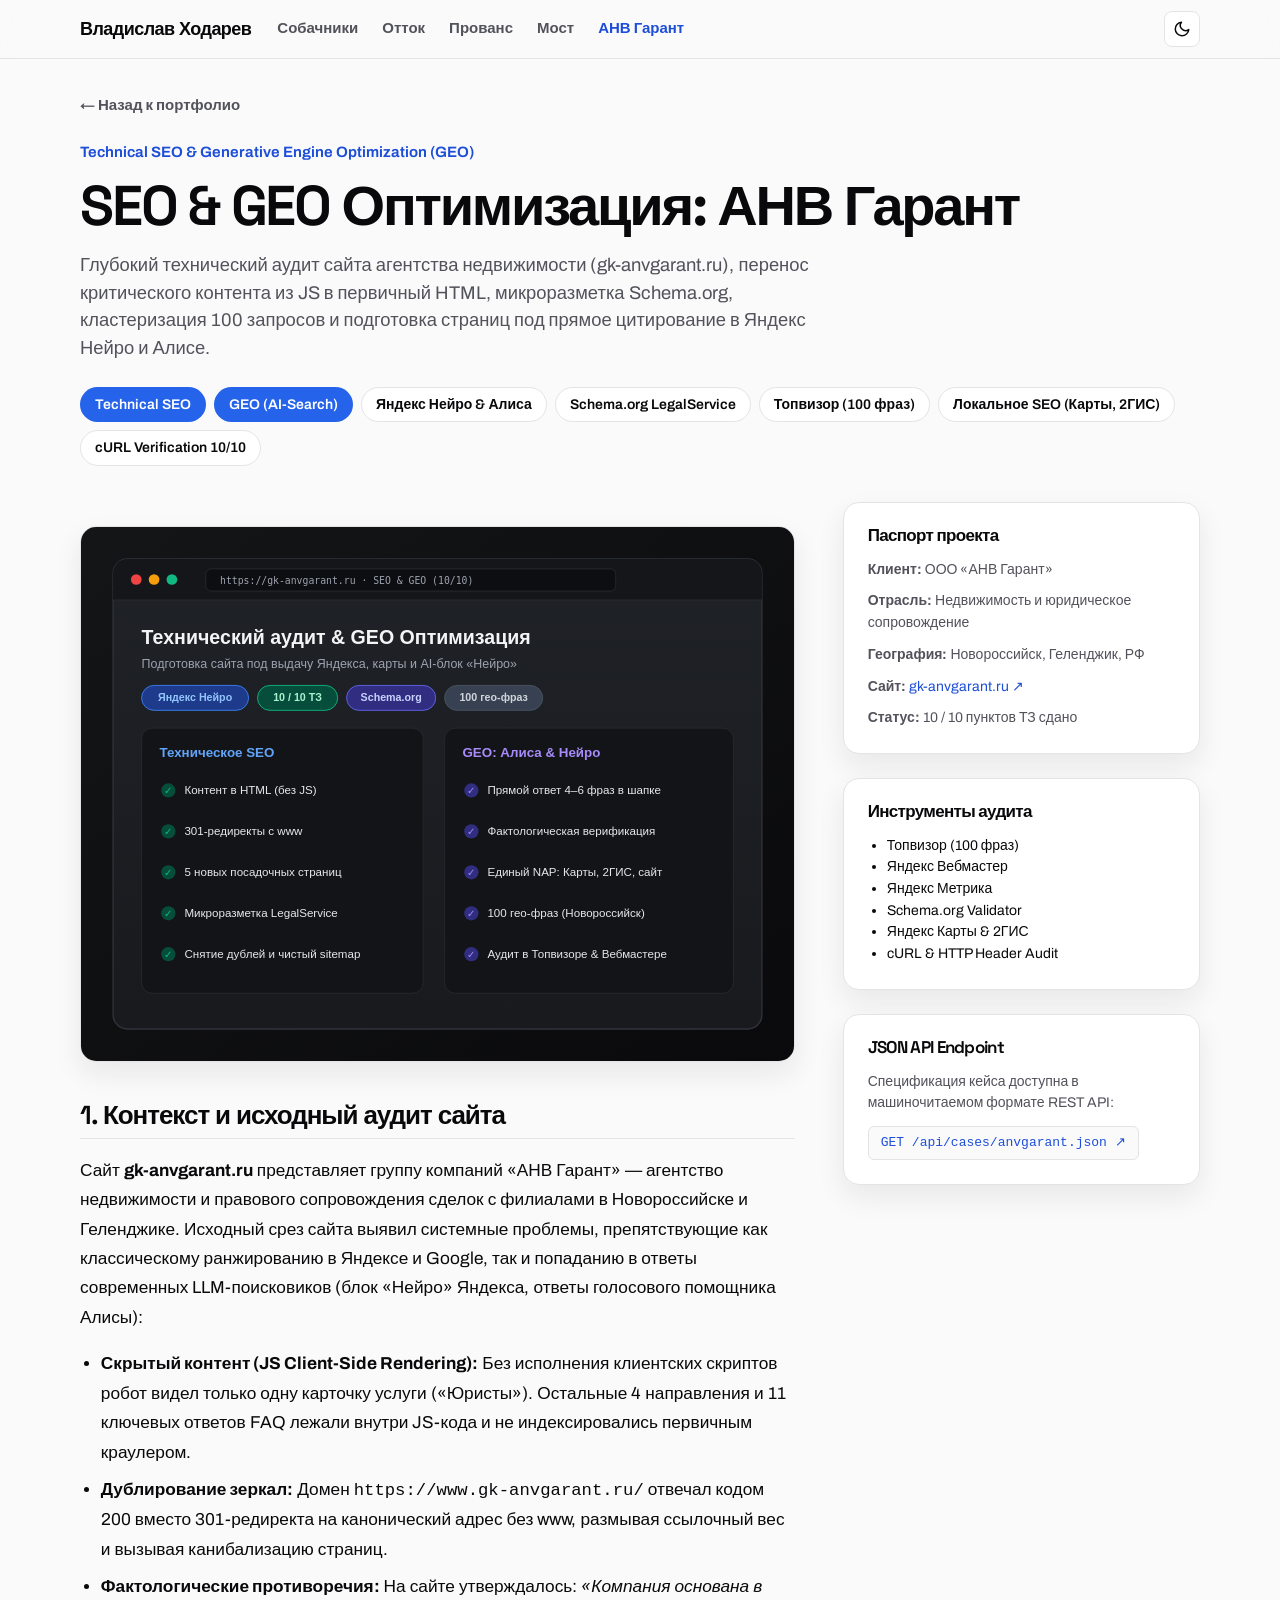
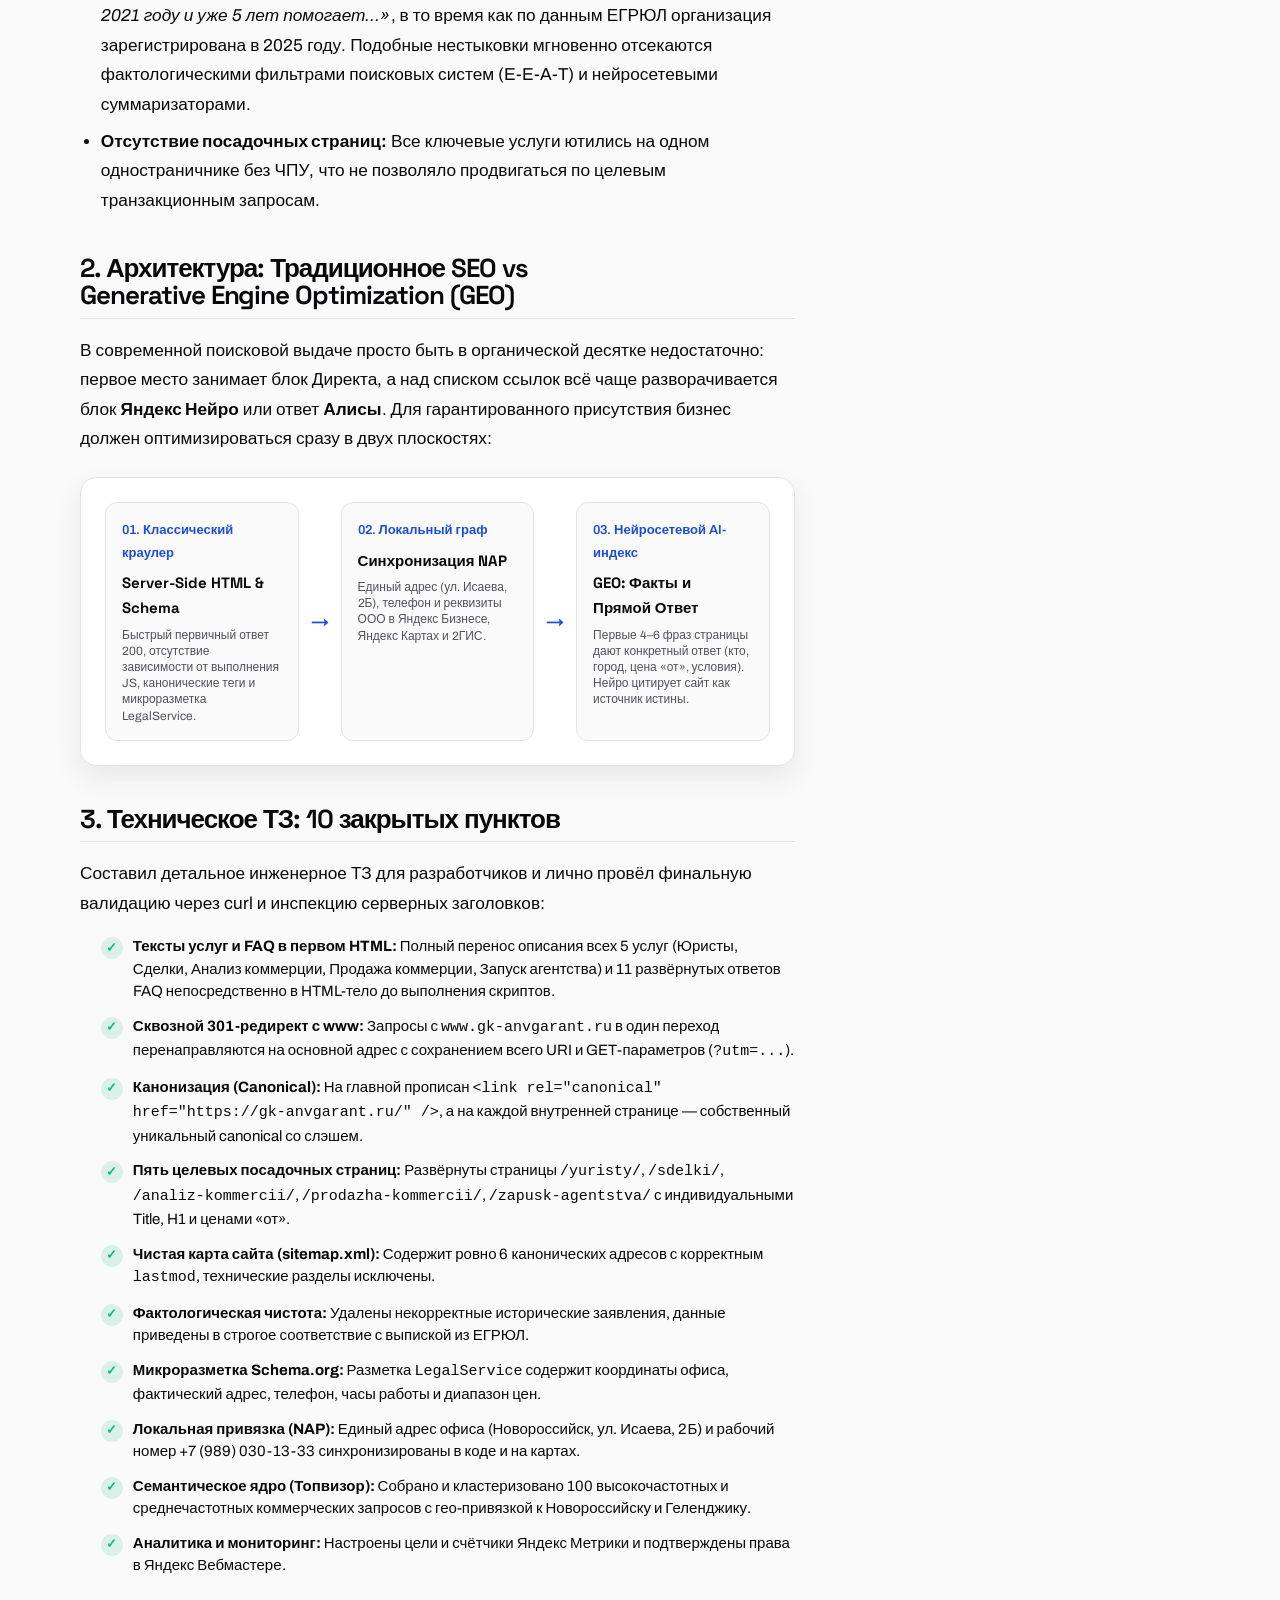
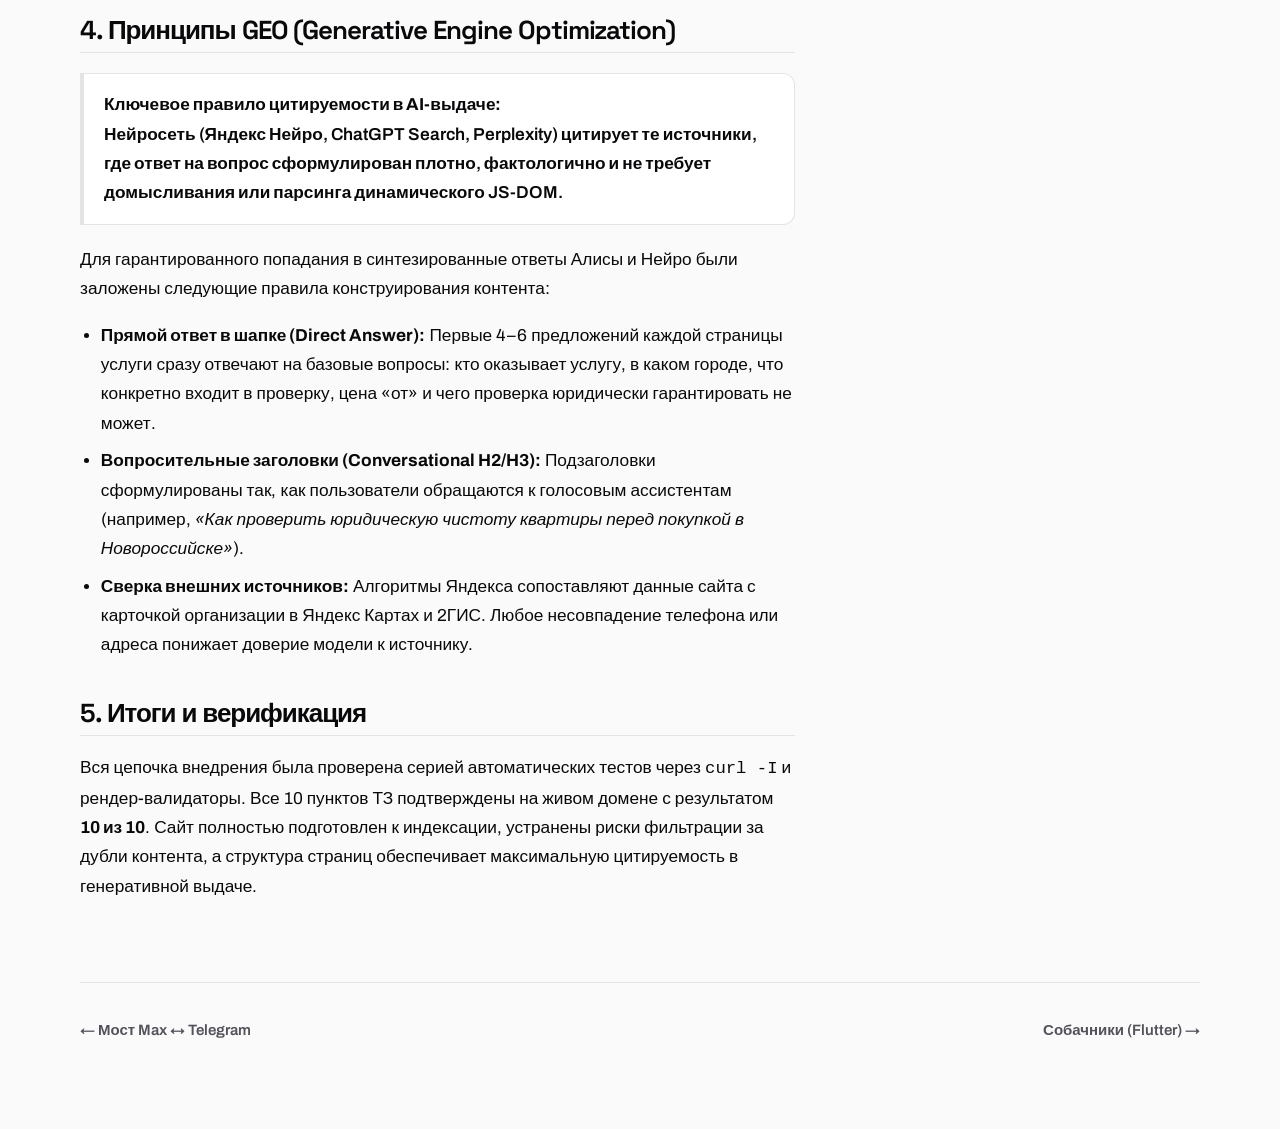
<file: cases/anvgarant.html>
<!DOCTYPE html>
<html lang="ru">
<head>
  <meta charset="utf-8">
  <meta name="viewport" content="width=device-width, initial-scale=1">
  <title>SEO &amp; GEO Оптимизация: АНВ Гарант | Владислав Ходарев</title>
  <meta name="description" content="Кейс технического аудита, поисковой оптимизации и GEO (Generative Engine Optimization) для сайта агентства недвижимости gk-anvgarant.ru: первичный HTML без JS, микроразметка Schema.org, семантическое ядро и адаптация под Яндекс Нейро.">
  <link rel="icon" href="../favicon.svg" type="image/svg+xml">
  <script>
    (function() {
      var saved = localStorage.getItem("portfolio-theme");
      var isDark = saved === "dark" || (!saved && window.matchMedia("(prefers-color-scheme: dark)").matches);
      var theme = isDark ? "dark" : "light";
      document.documentElement.setAttribute("data-theme", theme);
      document.documentElement.style.colorScheme = theme;
    })();
  </script>
  <link rel="preconnect" href="https://fonts.googleapis.com">
  <link rel="preconnect" href="https://fonts.gstatic.com" crossorigin>
  <link href="https://fonts.googleapis.com/css2?family=Archivo:wght@400;500;600;700&family=Space+Grotesk:wght@500;600;700&display=swap" rel="stylesheet">
  <link rel="stylesheet" href="../styles.css">
  <style>
    .case-page { padding: 32px 0 80px; }
    .back-nav { display: inline-flex; align-items: center; gap: 8px; color: var(--muted); text-decoration: none; font-weight: 600; font-size: 15px; margin-bottom: 24px; transition: color 200ms ease; }
    .back-nav:hover { color: var(--accent); }
    .case-hero { margin-bottom: 36px; }
    .kicker { overflow-wrap: break-word; word-break: break-word; }
    .case-title { font-size: clamp(26px, 7.5vw, 56px); margin: 8px 0 16px; overflow-wrap: break-word; line-height: 1.1; }
    .case-subtitle { font-size: 1.15rem; color: var(--muted); max-width: 46rem; line-height: 1.5; margin: 0 0 24px; }
    .tags { display: flex; flex-wrap: wrap; gap: 8px; margin-bottom: 32px; }
    .tag { background: var(--paper); border: 1px solid var(--line); padding: 6px 14px; border-radius: 999px; font-size: 14px; font-weight: 600; }
    .tag.accent { background: var(--accent-fill); color: #fff; border-color: transparent; }
    .case-grid { display: grid; grid-template-columns: 2fr 1fr; gap: 48px; align-items: start; }
    .case-body { font-size: 1.08rem; line-height: 1.7; color: var(--ink); }
    .case-body h2 { font-size: 26px; margin: 40px 0 16px; border-bottom: 1px solid var(--line); padding-bottom: 8px; }
    .case-body h3 { font-size: 20px; margin: 28px 0 12px; }
    .case-body ul { padding-left: 1.3rem; margin: 12px 0 24px; }
    .case-body li { margin-bottom: 8px; }
    .case-sidebar { position: sticky; top: 80px; display: flex; flex-direction: column; gap: 24px; }
    .card-box { background: var(--paper); border: 1px solid var(--line); border-radius: 16px; padding: 24px; box-shadow: var(--shadow); }
    .card-box h3 { margin: 0 0 14px; font-size: 17px; font-family: var(--display); }
    .checklist { list-style: none; padding: 0; margin: 16px 0 24px; }
    .checklist li { display: flex; align-items: flex-start; gap: 10px; margin-bottom: 12px; font-size: 15px; line-height: 1.5; }
    .checklist-icon { flex-shrink: 0; display: inline-flex; align-items: center; justify-content: center; width: 22px; height: 22px; border-radius: 50%; background: #10b98122; color: #10b981; font-weight: 700; font-size: 13px; margin-top: 2px; }
    .formula-box { background: var(--paper); border-left: 4px solid var(--accent); padding: 16px 20px; margin: 20px 0; border-radius: 0 12px 12px 0; border: 1px solid var(--line); border-left-width: 4px; }
    .arch-diagram { background: var(--paper); border: 1px solid var(--line); border-radius: 16px; padding: 24px; margin: 24px 0 32px; box-shadow: var(--shadow); display: flex; flex-direction: column; gap: 16px; }
    .arch-flow { display: flex; align-items: stretch; justify-content: space-between; gap: 12px; }
    .arch-node { flex: 1; background: var(--canvas); border: 1px solid var(--line); border-radius: 12px; padding: 16px; display: flex; flex-direction: column; gap: 6px; }
    .arch-node strong { font-family: var(--display); font-size: 15px; color: var(--ink); }
    .arch-node span { font-size: 13px; font-weight: 600; color: var(--accent); }
    .arch-node small { font-size: 12px; color: var(--muted); line-height: 1.35; }
    .arch-arrow { display: flex; align-items: center; justify-content: center; color: var(--accent); font-weight: 700; font-size: 18px; }
    .preview-image-box { border: 1px solid var(--line); border-radius: 16px; overflow: hidden; margin: 24px 0 32px; box-shadow: var(--shadow); }
    .preview-image-box img { width: 100%; height: auto; display: block; }
    .case-footer-nav { display: flex; justify-content: space-between; align-items: center; border-top: 1px solid var(--line); padding-top: 36px; margin-top: 64px; }
    @media (max-width: 900px) {
      .case-grid { grid-template-columns: 1fr; }
      .case-sidebar { position: static; }
      .arch-flow { flex-direction: column; }
      .arch-arrow { transform: rotate(90deg); margin: 4px 0; }
    }
  </style>
</head>
<body>
  <header class="bar">
    <div class="bar-inner">
      <a class="brand" href="../#top">Владислав Ходарев</a>
      <nav class="nav" aria-label="Проекты">
        <a href="dogs.html">Собачники</a>
        <a href="churn.html">Отток</a>
        <a href="provans.html">Прованс</a>
        <a href="bridge.html">Мост</a>
        <a href="anvgarant.html" aria-current="true">АНВ Гарант</a>
      </nav>
      <div class="header-controls">
        <button type="button" class="theme-toggle" id="theme-toggle" aria-label="Сменить тему" title="Тема">
          <svg class="icon-sun" width="18" height="18" viewBox="0 0 24 24" fill="none" stroke="currentColor" stroke-width="2" stroke-linecap="round" stroke-linejoin="round" aria-hidden="true">
            <circle cx="12" cy="12" r="5"></circle>
            <line x1="12" y1="1" x2="12" y2="3"></line>
            <line x1="12" y1="21" x2="12" y2="23"></line>
            <line x1="4.22" y1="4.22" x2="5.64" y2="5.64"></line>
            <line x1="18.36" y1="18.36" x2="19.78" y2="19.78"></line>
            <line x1="1" y1="12" x2="3" y2="12"></line>
            <line x1="21" y1="12" x2="23" y2="12"></line>
            <line x1="4.22" y1="19.78" x2="5.64" y2="18.36"></line>
            <line x1="18.36" y1="5.64" x2="19.78" y2="4.22"></line>
          </svg>
          <svg class="icon-moon" width="18" height="18" viewBox="0 0 24 24" fill="none" stroke="currentColor" stroke-width="2" stroke-linecap="round" stroke-linejoin="round" aria-hidden="true">
            <path d="M21 12.79A9 9 0 1 1 11.21 3 7 7 0 0 0 21 12.79z"></path>
          </svg>
        </button>
      </div>
    </div>
  </header>

  <main class="wrap case-page">
    <a href="../#anvgarant" class="back-nav">← Назад к портфолио</a>

    <header class="case-hero">
      <p class="kicker">Technical SEO &amp; Generative Engine Optimization (GEO)</p>
      <h1 class="case-title">SEO &amp; GEO Оптимизация: АНВ Гарант</h1>
      <p class="case-subtitle">
        Глубокий технический аудит сайта агентства недвижимости (gk-anvgarant.ru), перенос критического контента из JS в первичный HTML, микроразметка Schema.org, кластеризация 100 запросов и подготовка страниц под прямое цитирование в Яндекс Нейро и Алисе.
      </p>

      <div class="tags">
        <span class="tag accent">Technical SEO</span>
        <span class="tag accent">GEO (AI-Search)</span>
        <span class="tag">Яндекс Нейро &amp; Алиса</span>
        <span class="tag">Schema.org LegalService</span>
        <span class="tag">Топвизор (100 фраз)</span>
        <span class="tag">Локальное SEO (Карты, 2ГИС)</span>
        <span class="tag">cURL Verification 10/10</span>
      </div>
    </header>

    <div class="case-grid">
      <article class="case-body">
        <div class="preview-image-box">
          <img src="../img/anvgarant-preview.svg" alt="Превью технического аудита и GEO оптимизации gk-anvgarant.ru" loading="lazy">
        </div>

        <h2>1. Контекст и исходный аудит сайта</h2>
        <p>
          Сайт <strong>gk-anvgarant.ru</strong> представляет группу компаний «АНВ Гарант» — агентство недвижимости и правового сопровождения сделок с филиалами в Новороссийске и Геленджике. Исходный срез сайта выявил системные проблемы, препятствующие как классическому ранжированию в Яндексе и Google, так и попаданию в ответы современных LLM-поисковиков (блок «Нейро» Яндекса, ответы голосового помощника Алисы):
        </p>
        <ul>
          <li><strong>Скрытый контент (JS Client-Side Rendering):</strong> Без исполнения клиентских скриптов робот видел только одну карточку услуги («Юристы»). Остальные 4 направления и 11 ключевых ответов FAQ лежали внутри JS-кода и не индексировались первичным краулером.</li>
          <li><strong>Дублирование зеркал:</strong> Домен <code>https://www.gk-anvgarant.ru/</code> отвечал кодом 200 вместо 301-редиректа на канонический адрес без www, размывая ссылочный вес и вызывая канибализацию страниц.</li>
          <li><strong>Фактологические противоречия:</strong> На сайте утверждалось: <em>«Компания основана в 2021 году и уже 5 лет помогает...»</em>, в то время как по данным ЕГРЮЛ организация зарегистрирована в 2025 году. Подобные нестыковки мгновенно отсекаются фактологическими фильтрами поисковых систем (E-E-A-T) и нейросетевыми суммаризаторами.</li>
          <li><strong>Отсутствие посадочных страниц:</strong> Все ключевые услуги ютились на одном одностраничнике без ЧПУ, что не позволяло продвигаться по целевым транзакционным запросам.</li>
        </ul>

        <h2>2. Архитектура: Традиционное SEO vs Generative Engine Optimization (GEO)</h2>
        <p>
          В современной поисковой выдаче просто быть в органической десятке недостаточно: первое место занимает блок Директа, а над списком ссылок всё чаще разворачивается блок <strong>Яндекс Нейро</strong> или ответ <strong>Алисы</strong>. Для гарантированного присутствия бизнес должен оптимизироваться сразу в двух плоскостях:
        </p>

        <div class="arch-diagram">
          <div class="arch-flow">
            <div class="arch-node">
              <span>01. Классический краулер</span>
              <strong>Server-Side HTML &amp; Schema</strong>
              <small>Быстрый первичный ответ 200, отсутствие зависимости от выполнения JS, канонические теги и микроразметка LegalService.</small>
            </div>
            <div class="arch-arrow">→</div>
            <div class="arch-node">
              <span>02. Локальный граф</span>
              <strong>Синхронизация NAP</strong>
              <small>Единый адрес (ул. Исаева, 2Б), телефон и реквизиты ООО в Яндекс Бизнесе, Яндекс Картах и 2ГИС.</small>
            </div>
            <div class="arch-arrow">→</div>
            <div class="arch-node">
              <span>03. Нейросетевой AI-индекс</span>
              <strong>GEO: Факты и Прямой Ответ</strong>
              <small>Первые 4–6 фраз страницы дают конкретный ответ (кто, город, цена «от», условия). Нейро цитирует сайт как источник истины.</small>
            </div>
          </div>
        </div>

        <h2>3. Техническое ТЗ: 10 закрытых пунктов</h2>
        <p>
          Составил детальное инженерное ТЗ для разработчиков и лично провёл финальную валидацию через curl и инспекцию серверных заголовков:
        </p>
        <ul class="checklist">
          <li>
            <span class="checklist-icon">✓</span>
            <div><strong>Тексты услуг и FAQ в первом HTML:</strong> Полный перенос описания всех 5 услуг (Юристы, Сделки, Анализ коммерции, Продажа коммерции, Запуск агентства) и 11 развёрнутых ответов FAQ непосредственно в HTML-тело до выполнения скриптов.</div>
          </li>
          <li>
            <span class="checklist-icon">✓</span>
            <div><strong>Сквозной 301-редирект с www:</strong> Запросы с <code>www.gk-anvgarant.ru</code> в один переход перенаправляются на основной адрес с сохранением всего URI и GET-параметров (<code>?utm=...</code>).</div>
          </li>
          <li>
            <span class="checklist-icon">✓</span>
            <div><strong>Канонизация (Canonical):</strong> На главной прописан <code>&lt;link rel="canonical" href="https://gk-anvgarant.ru/" /&gt;</code>, а на каждой внутренней странице — собственный уникальный canonical со слэшем.</div>
          </li>
          <li>
            <span class="checklist-icon">✓</span>
            <div><strong>Пять целевых посадочных страниц:</strong> Развёрнуты страницы <code>/yuristy/</code>, <code>/sdelki/</code>, <code>/analiz-kommercii/</code>, <code>/prodazha-kommercii/</code>, <code>/zapusk-agentstva/</code> с индивидуальными Title, H1 и ценами «от».</div>
          </li>
          <li>
            <span class="checklist-icon">✓</span>
            <div><strong>Чистая карта сайта (sitemap.xml):</strong> Содержит ровно 6 канонических адресов с корректным <code>lastmod</code>, технические разделы исключены.</div>
          </li>
          <li>
            <span class="checklist-icon">✓</span>
            <div><strong>Фактологическая чистота:</strong> Удалены некорректные исторические заявления, данные приведены в строгое соответствие с выпиской из ЕГРЮЛ.</div>
          </li>
          <li>
            <span class="checklist-icon">✓</span>
            <div><strong>Микроразметка Schema.org:</strong> Разметка <code>LegalService</code> содержит координаты офиса, фактический адрес, телефон, часы работы и диапазон цен.</div>
          </li>
          <li>
            <span class="checklist-icon">✓</span>
            <div><strong>Локальная привязка (NAP):</strong> Единый адрес офиса (Новороссийск, ул. Исаева, 2Б) и рабочий номер +7 (989) 030-13-33 синхронизированы в коде и на картах.</div>
          </li>
          <li>
            <span class="checklist-icon">✓</span>
            <div><strong>Семантическое ядро (Топвизор):</strong> Собрано и кластеризовано 100 высокочастотных и среднечастотных коммерческих запросов с гео-привязкой к Новороссийску и Геленджику.</div>
          </li>
          <li>
            <span class="checklist-icon">✓</span>
            <div><strong>Аналитика и мониторинг:</strong> Настроены цели и счётчики Яндекс Метрики и подтверждены права в Яндекс Вебмастере.</div>
          </li>
        </ul>

        <h2>4. Принципы GEO (Generative Engine Optimization)</h2>
        <div class="formula-box">
          <p style="margin: 0; font-weight: 600; color: var(--ink);">
            <strong>Ключевое правило цитируемости в AI-выдаче:</strong><br>
            Нейросеть (Яндекс Нейро, ChatGPT Search, Perplexity) цитирует те источники, где ответ на вопрос сформулирован плотно, фактологично и не требует домысливания или парсинга динамического JS-DOM.
          </p>
        </div>
        <p>Для гарантированного попадания в синтезированные ответы Алисы и Нейро были заложены следующие правила конструирования контента:</p>
        <ul>
          <li><strong>Прямой ответ в шапке (Direct Answer):</strong> Первые 4–6 предложений каждой страницы услуги сразу отвечают на базовые вопросы: кто оказывает услугу, в каком городе, что конкретно входит в проверку, цена «от» и чего проверка юридически гарантировать не может.</li>
          <li><strong>Вопросительные заголовки (Conversational H2/H3):</strong> Подзаголовки сформулированы так, как пользователи обращаются к голосовым ассистентам (например, <em>«Как проверить юридическую чистоту квартиры перед покупкой в Новороссийске»</em>).</li>
          <li><strong>Сверка внешних источников:</strong> Алгоритмы Яндекса сопоставляют данные сайта с карточкой организации в Яндекс Картах и 2ГИС. Любое несовпадение телефона или адреса понижает доверие модели к источнику.</li>
        </ul>

        <h2>5. Итоги и верификация</h2>
        <p>
          Вся цепочка внедрения была проверена серией автоматических тестов через <code>curl -I</code> и рендер-валидаторы. Все 10 пунктов ТЗ подтверждены на живом домене с результатом <strong>10 из 10</strong>. Сайт полностью подготовлен к индексации, устранены риски фильтрации за дубли контента, а структура страниц обеспечивает максимальную цитируемость в генеративной выдаче.
        </p>
      </article>

      <aside class="case-sidebar">
        <div class="card-box">
          <h3>Паспорт проекта</h3>
          <p style="font-size: 14px; margin: 0 0 10px; color: var(--muted);"><strong>Клиент:</strong> ООО «АНВ Гарант»</p>
          <p style="font-size: 14px; margin: 0 0 10px; color: var(--muted);"><strong>Отрасль:</strong> Недвижимость и юридическое сопровождение</p>
          <p style="font-size: 14px; margin: 0 0 10px; color: var(--muted);"><strong>География:</strong> Новороссийск, Геленджик, РФ</p>
          <p style="font-size: 14px; margin: 0 0 10px; color: var(--muted);"><strong>Сайт:</strong> <a href="https://gk-anvgarant.ru" target="_blank" rel="noopener noreferrer" style="color:var(--accent); text-decoration:none;">gk-anvgarant.ru ↗</a></p>
          <p style="font-size: 14px; margin: 0; color: var(--muted);"><strong>Статус:</strong> 10 / 10 пунктов ТЗ сдано</p>
        </div>

        <div class="card-box">
          <h3>Инструменты аудита</h3>
          <ul style="padding-left: 1.2rem; margin: 0; font-size: 14px; color: var(--ink);">
            <li>Топвизор (100 фраз)</li>
            <li>Яндекс Вебмастер</li>
            <li>Яндекс Метрика</li>
            <li>Schema.org Validator</li>
            <li>Яндекс Карты &amp; 2ГИС</li>
            <li>cURL &amp; HTTP Header Audit</li>
          </ul>
        </div>

        <div class="card-box">
          <h3>JSON API Endpoint</h3>
          <p style="font-size: 14px; color: var(--muted); margin: 0 0 12px;">Спецификация кейса доступна в машиночитаемом формате REST API:</p>
          <a href="../api/cases/anvgarant.json" target="_blank" style="display:inline-block; font-family:monospace; font-size:13px; color:var(--accent); text-decoration:none; background:var(--canvas); padding:6px 12px; border-radius:6px; border:1px solid var(--line);">
            GET /api/cases/anvgarant.json ↗
          </a>
        </div>
      </aside>
    </div>

    <nav class="case-footer-nav" aria-label="Другие кейсы">
      <a href="bridge.html" class="back-nav">← Мост Max ↔ Telegram</a>
      <a href="dogs.html" class="back-nav">Собачники (Flutter) →</a>
    </nav>
  </main>

  <script>
    const themeBtn = document.getElementById("theme-toggle");
    if (themeBtn) {
      themeBtn.addEventListener("click", () => {
        const current = document.documentElement.getAttribute("data-theme") || (window.matchMedia("(prefers-color-scheme: dark)").matches ? "dark" : "light");
        const next = current === "dark" ? "light" : "dark";
        document.documentElement.setAttribute("data-theme", next);
        document.documentElement.style.colorScheme = next;
        localStorage.setItem("portfolio-theme", next);
      });
    }
  </script>
</body>
</html>
</file>
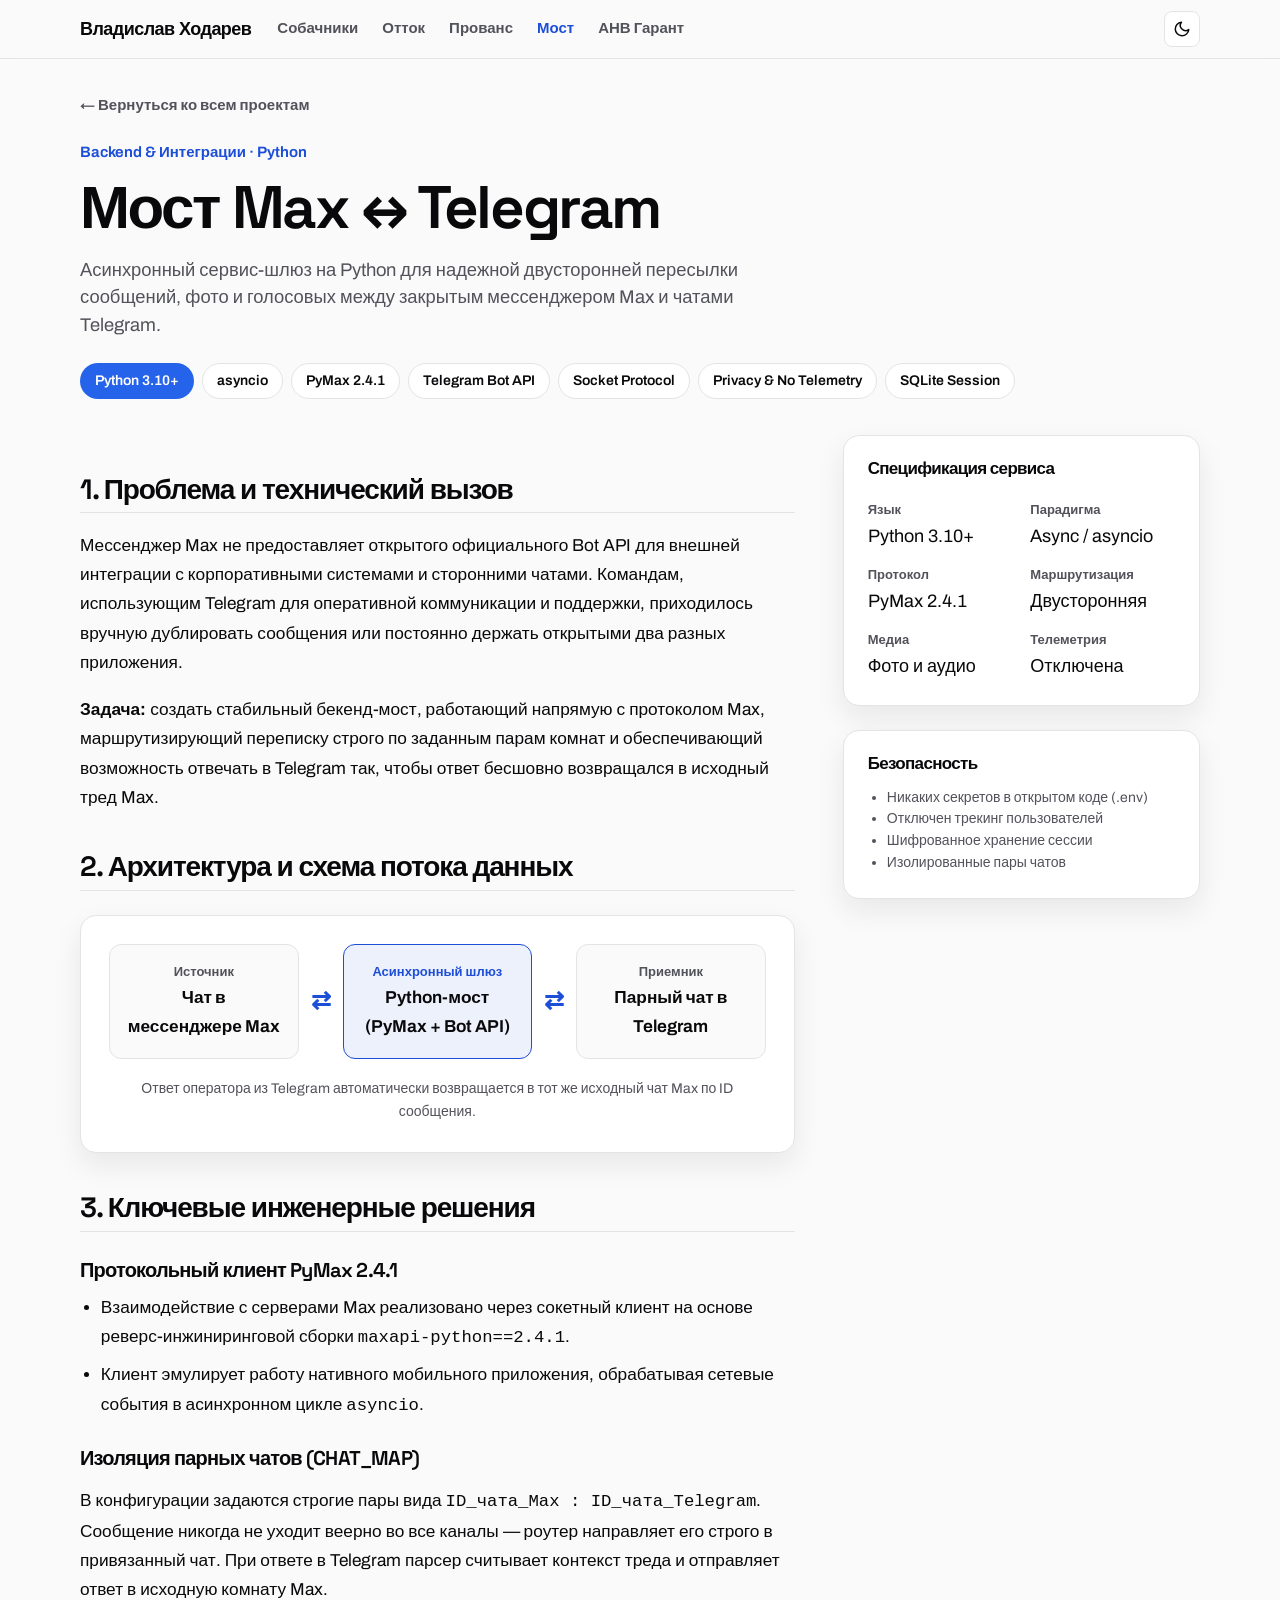
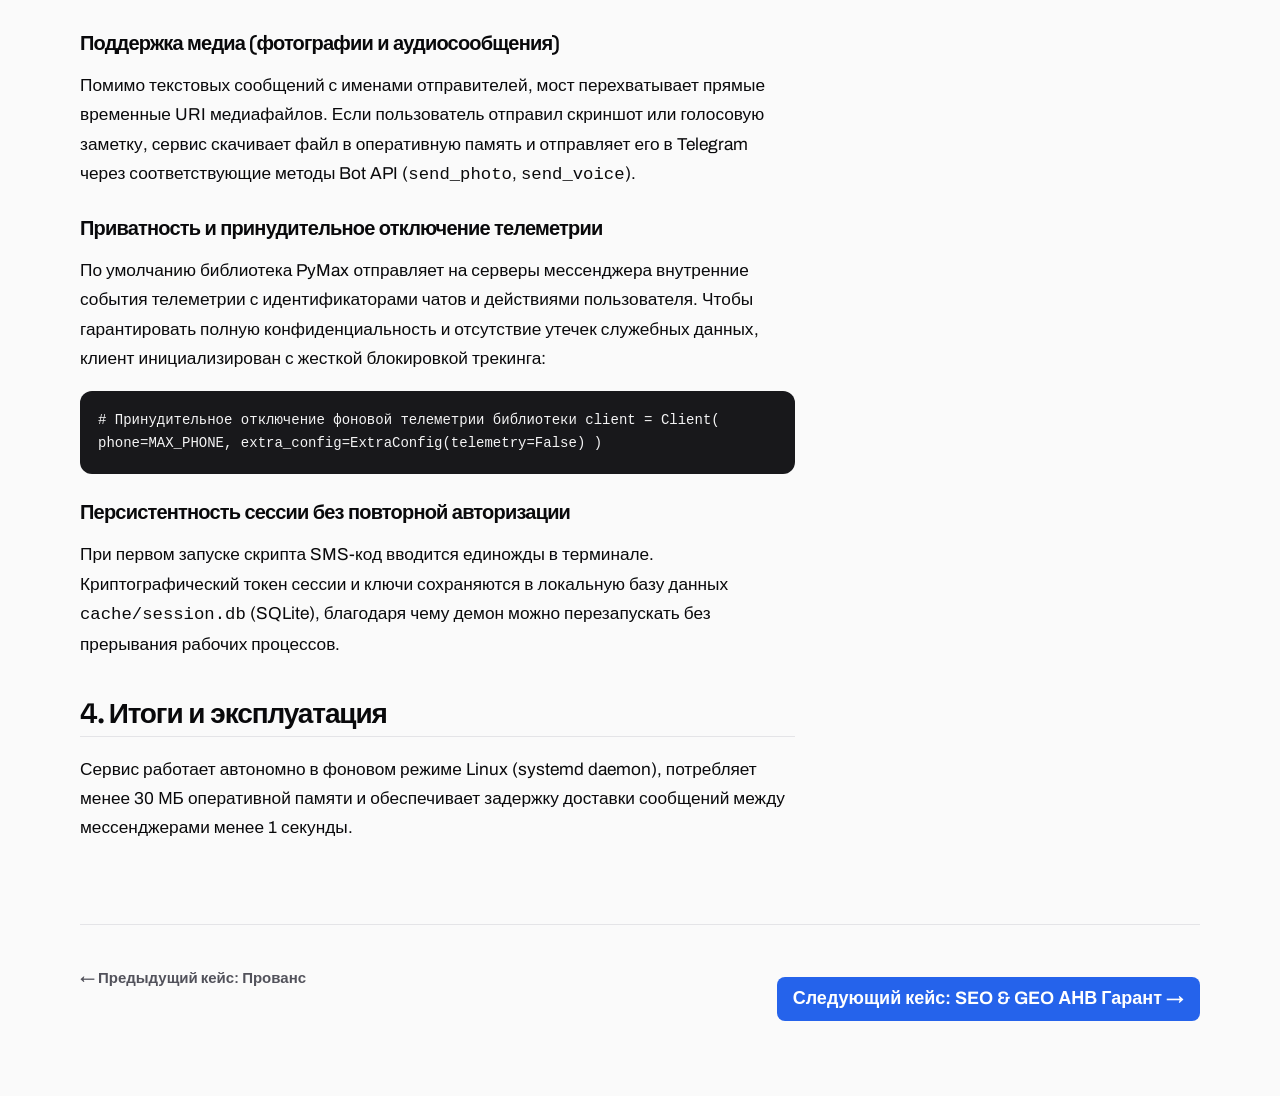
<file: cases/bridge.html>
<!DOCTYPE html>
<html lang="ru">
<head>
  <meta charset="utf-8">
  <meta name="viewport" content="width=device-width, initial-scale=1">
  <title>Мост Max ↔ Telegram — Асинхронный шлюз на Python | Владислав Ходарев</title>
  <meta name="description" content="Подробный технический разбор асинхронного моста между чатами Max и Telegram на Python: протокольный клиент PyMax, двунаправленная маршрутизация CHAT_MAP, пересылка медиа и отключение телеметрии.">
  <link rel="icon" href="../favicon.svg" type="image/svg+xml">
  <script>
    (function() {
      var saved = localStorage.getItem("portfolio-theme");
      var isDark = saved === "dark" || (!saved && window.matchMedia("(prefers-color-scheme: dark)").matches);
      var theme = isDark ? "dark" : "light";
      document.documentElement.setAttribute("data-theme", theme);
      document.documentElement.style.colorScheme = theme;
    })();
  </script>
  <link rel="preconnect" href="https://fonts.googleapis.com">
  <link rel="preconnect" href="https://fonts.gstatic.com" crossorigin>
  <link href="https://fonts.googleapis.com/css2?family=Archivo:wght@400;500;600;700&family=Space+Grotesk:wght@500;600;700&display=swap" rel="stylesheet">
  <link rel="stylesheet" href="../styles.css">
  <style>
    .case-page { padding: 32px 0 80px; }
    .back-nav { display: inline-flex; align-items: center; gap: 8px; color: var(--muted); text-decoration: none; font-weight: 600; font-size: 15px; margin-bottom: 24px; transition: color 200ms ease; }
    .back-nav:hover { color: var(--accent); }
    .case-hero { margin-bottom: 36px; }
    .kicker { overflow-wrap: break-word; word-break: break-word; }
    .case-title { font-size: clamp(26px, 7.5vw, 60px); margin: 8px 0 16px; overflow-wrap: break-word; line-height: 1.1; }
    .case-subtitle { font-size: 1.15rem; color: var(--muted); max-width: 44rem; line-height: 1.5; margin: 0 0 24px; }
    .tags { display: flex; flex-wrap: wrap; gap: 8px; margin-bottom: 32px; }
    .tag { background: var(--paper); border: 1px solid var(--line); padding: 6px 14px; border-radius: 999px; font-size: 14px; font-weight: 600; }
    .tag.accent { background: var(--accent-fill); color: #fff; border-color: transparent; }
    .case-grid { display: grid; grid-template-columns: 2fr 1fr; gap: 48px; align-items: start; }
    .case-body { font-size: 1.08rem; line-height: 1.7; color: var(--ink); }
    .case-body h2 { font-size: 28px; margin: 40px 0 16px; border-bottom: 1px solid var(--line); padding-bottom: 8px; }
    .case-body h3 { font-size: 20px; margin: 28px 0 12px; }
    .case-body ul { padding-left: 1.3rem; margin: 12px 0 24px; }
    .case-body li { margin-bottom: 8px; }
    .case-sidebar { position: sticky; top: 80px; display: flex; flex-direction: column; gap: 24px; }
    .card-box { background: var(--paper); border: 1px solid var(--line); border-radius: 16px; padding: 24px; box-shadow: var(--shadow); }
    .card-box h3 { margin: 0 0 14px; font-size: 17px; font-family: var(--display); }
    .diagram-box { background: var(--paper); border: 1px solid var(--line); border-radius: 16px; padding: 28px; margin: 24px 0; box-shadow: var(--shadow); }
    .flow-steps { display: flex; align-items: center; justify-content: space-between; gap: 12px; text-align: center; }
    .flow-node { flex: 1; background: var(--canvas); border: 1px solid var(--line); padding: 16px; border-radius: 12px; font-weight: 650; }
    .flow-arrow { color: var(--accent); font-size: 24px; font-weight: bold; }
    .code-block { background: var(--mat); color: #f4f4f5; padding: 18px; border-radius: 12px; font-family: monospace; font-size: 14px; overflow-x: auto; margin: 16px 0; }
    .case-footer-nav { display: flex; justify-content: space-between; align-items: center; border-top: 1px solid var(--line); padding-top: 36px; margin-top: 64px; }
    @media (max-width: 900px) {
      .case-grid { grid-template-columns: 1fr; }
      .case-sidebar { position: static; }
      .flow-steps { flex-direction: column; }
      .flow-arrow { transform: rotate(90deg); margin: 4px 0; }
    }
  </style>
</head>
<body>
  <header class="bar">
    <div class="bar-inner">
      <a class="brand" href="../#top">Владислав Ходарев</a>
      <nav class="nav" aria-label="Проекты">
        <a href="dogs.html">Собачники</a>
        <a href="churn.html">Отток</a>
        <a href="provans.html">Прованс</a>
        <a href="bridge.html" aria-current="true">Мост</a>
        <a href="anvgarant.html">АНВ Гарант</a>
      </nav>
      <div class="header-controls">
        <button type="button" class="theme-toggle" id="theme-toggle" aria-label="Сменить тему" title="Тема">
          <svg class="icon-sun" width="18" height="18" viewBox="0 0 24 24" fill="none" stroke="currentColor" stroke-width="2" stroke-linecap="round" stroke-linejoin="round" aria-hidden="true">
            <circle cx="12" cy="12" r="5"></circle>
            <line x1="12" y1="1" x2="12" y2="3"></line>
            <line x1="12" y1="21" x2="12" y2="23"></line>
            <line x1="4.22" y1="4.22" x2="5.64" y2="5.64"></line>
            <line x1="18.36" y1="18.36" x2="19.78" y2="19.78"></line>
            <line x1="1" y1="12" x2="3" y2="12"></line>
            <line x1="21" y1="12" x2="23" y2="12"></line>
            <line x1="4.22" y1="19.78" x2="5.64" y2="18.36"></line>
            <line x1="18.36" y1="5.64" x2="19.78" y2="4.22"></line>
          </svg>
          <svg class="icon-moon" width="18" height="18" viewBox="0 0 24 24" fill="none" stroke="currentColor" stroke-width="2" stroke-linecap="round" stroke-linejoin="round" aria-hidden="true">
            <path d="M21 12.79A9 9 0 1 1 11.21 3 7 7 0 0 0 21 12.79z"></path>
          </svg>
        </button>
      </div>
    </div>
  </header>

  <main class="wrap case-page">
    <a href="../#bridge" class="back-nav">← Вернуться ко всем проектам</a>

    <section class="case-hero">
      <p class="kicker">Backend & Интеграции · Python</p>
      <h1 class="case-title">Мост Max ↔ Telegram</h1>
      <p class="case-subtitle">Асинхронный сервис-шлюз на Python для надежной двусторонней пересылки сообщений, фото и голосовых между закрытым мессенджером Max и чатами Telegram.</p>
      
      <div class="tags">
        <span class="tag accent">Python 3.10+</span>
        <span class="tag">asyncio</span>
        <span class="tag">PyMax 2.4.1</span>
        <span class="tag">Telegram Bot API</span>
        <span class="tag">Socket Protocol</span>
        <span class="tag">Privacy & No Telemetry</span>
        <span class="tag">SQLite Session</span>
      </div>
    </section>

    <div class="case-grid">
      <article class="case-body">
        <h2>1. Проблема и технический вызов</h2>
        <p>Мессенджер Max не предоставляет открытого официального Bot API для внешней интеграции с корпоративными системами и сторонними чатами. Командам, использующим Telegram для оперативной коммуникации и поддержки, приходилось вручную дублировать сообщения или постоянно держать открытыми два разных приложения.</p>
        <p><strong>Задача:</strong> создать стабильный бекенд-мост, работающий напрямую с протоколом Max, маршрутизирующий переписку строго по заданным парам комнат и обеспечивающий возможность отвечать в Telegram так, чтобы ответ бесшовно возвращался в исходный тред Max.</p>

        <h2>2. Архитектура и схема потока данных</h2>
        <div class="diagram-box">
          <div class="flow-steps">
            <div class="flow-node">
              <span style="font-size: 13px; color: var(--muted); display: block;">Источник</span>
              Чат в мессенджере Max
            </div>
            <div class="flow-arrow">⇄</div>
            <div class="flow-node" style="border-color: var(--accent); background: color-mix(in srgb, var(--accent) 8%, var(--paper));">
              <span style="font-size: 13px; color: var(--accent); display: block;">Асинхронный шлюз</span>
              Python-мост (PyMax + Bot API)
            </div>
            <div class="flow-arrow">⇄</div>
            <div class="flow-node">
              <span style="font-size: 13px; color: var(--muted); display: block;">Приемник</span>
              Парный чат в Telegram
            </div>
          </div>
          <p style="text-align: center; font-size: 14px; color: var(--muted); margin: 18px 0 0;">Ответ оператора из Telegram автоматически возвращается в тот же исходный чат Max по ID сообщения.</p>
        </div>

        <h2>3. Ключевые инженерные решения</h2>
        <h3>Протокольный клиент PyMax 2.4.1</h3>
        <ul>
          <li>Взаимодействие с серверами Max реализовано через сокетный клиент на основе реверс-инжиниринговой сборки <code>maxapi-python==2.4.1</code>.</li>
          <li>Клиент эмулирует работу нативного мобильного приложения, обрабатывая сетевые события в асинхронном цикле <code>asyncio</code>.</li>
        </ul>

        <h3>Изоляция парных чатов (CHAT_MAP)</h3>
        <p>В конфигурации задаются строгие пары вида <code>ID_чата_Max : ID_чата_Telegram</code>. Сообщение никогда не уходит веерно во все каналы — роутер направляет его строго в привязанный чат. При ответе в Telegram парсер считывает контекст треда и отправляет ответ в исходную комнату Max.</p>

        <h3>Поддержка медиа (фотографии и аудиосообщения)</h3>
        <p>Помимо текстовых сообщений с именами отправителей, мост перехватывает прямые временные URI медиафайлов. Если пользователь отправил скриншот или голосовую заметку, сервис скачивает файл в оперативную память и отправляет его в Telegram через соответствующие методы Bot API (<code>send_photo</code>, <code>send_voice</code>).</p>

        <h3>Приватность и принудительное отключение телеметрии</h3>
        <p>По умолчанию библиотека PyMax отправляет на серверы мессенджера внутренние события телеметрии с идентификаторами чатов и действиями пользователя. Чтобы гарантировать полную конфиденциальность и отсутствие утечек служебных данных, клиент инициализирован с жесткой блокировкой трекинга:</p>
        
        <div class="code-block">
# Принудительное отключение фоновой телеметрии библиотеки
client = Client(
    phone=MAX_PHONE,
    extra_config=ExtraConfig(telemetry=False)
)
        </div>

        <h3>Персистентность сессии без повторной авторизации</h3>
        <p>При первом запуске скрипта SMS-код вводится единожды в терминале. Криптографический токен сессии и ключи сохраняются в локальную базу данных <code>cache/session.db</code> (SQLite), благодаря чему демон можно перезапускать без прерывания рабочих процессов.</p>

        <h2>4. Итоги и эксплуатация</h2>
        <p>Сервис работает автономно в фоновом режиме Linux (systemd daemon), потребляет менее 30 МБ оперативной памяти и обеспечивает задержку доставки сообщений между мессенджерами менее 1 секунды.</p>
      </article>

      <aside class="case-sidebar">
        <div class="card-box">
          <h3>Спецификация сервиса</h3>
          <dl class="facts">
            <div><dt>Язык</dt><dd>Python 3.10+</dd></div>
            <div><dt>Парадигма</dt><dd>Async / asyncio</dd></div>
            <div><dt>Протокол</dt><dd>PyMax 2.4.1</dd></div>
            <div><dt>Маршрутизация</dt><dd>Двусторонняя</dd></div>
            <div><dt>Медиа</dt><dd>Фото и аудио</dd></div>
            <div><dt>Телеметрия</dt><dd>Отключена</dd></div>
          </dl>
        </div>

        <div class="card-box">
          <h3>Безопасность</h3>
          <ul style="margin: 0; padding-left: 1.2rem; font-size: 14px; color: var(--muted);">
            <li>Никаких секретов в открытом коде (.env)</li>
            <li>Отключен трекинг пользователей</li>
            <li>Шифрованное хранение сессии</li>
            <li>Изолированные пары чатов</li>
          </ul>
        </div>
      </aside>
    </div>

    <div class="case-footer-nav">
      <a href="provans.html" class="back-nav">← Предыдущий кейс: Прованс</a>
      <a href="anvgarant.html" class="live">Следующий кейс: SEO &amp; GEO АНВ Гарант →</a>
    </div>
  </main>

  <script>
    const themeBtn = document.getElementById("theme-toggle");
    if (themeBtn) {
      themeBtn.addEventListener("click", () => {
        const current = document.documentElement.getAttribute("data-theme") || (window.matchMedia("(prefers-color-scheme: dark)").matches ? "dark" : "light");
        const next = current === "dark" ? "light" : "dark";
        document.documentElement.setAttribute("data-theme", next);
        document.documentElement.style.colorScheme = next;
        localStorage.setItem("portfolio-theme", next);
      });
    }
  </script>
</body>
</html>
</file>
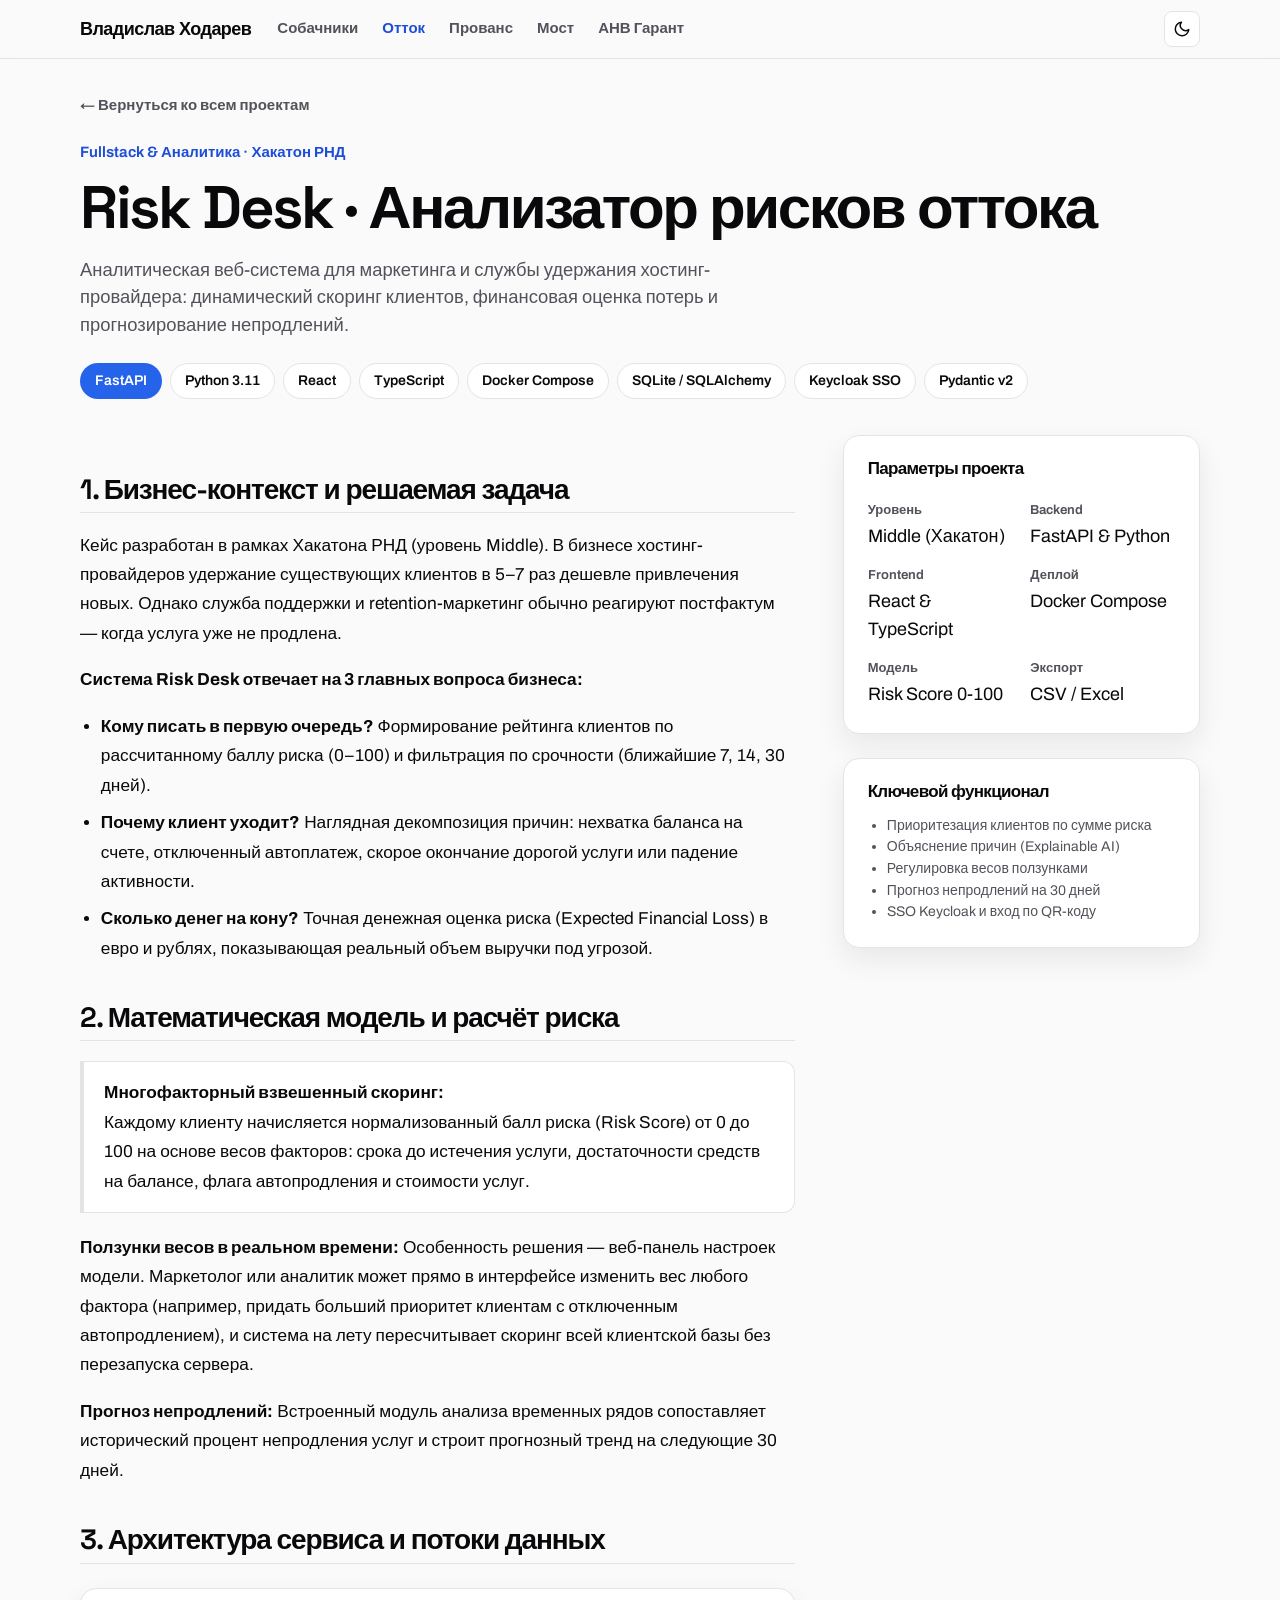
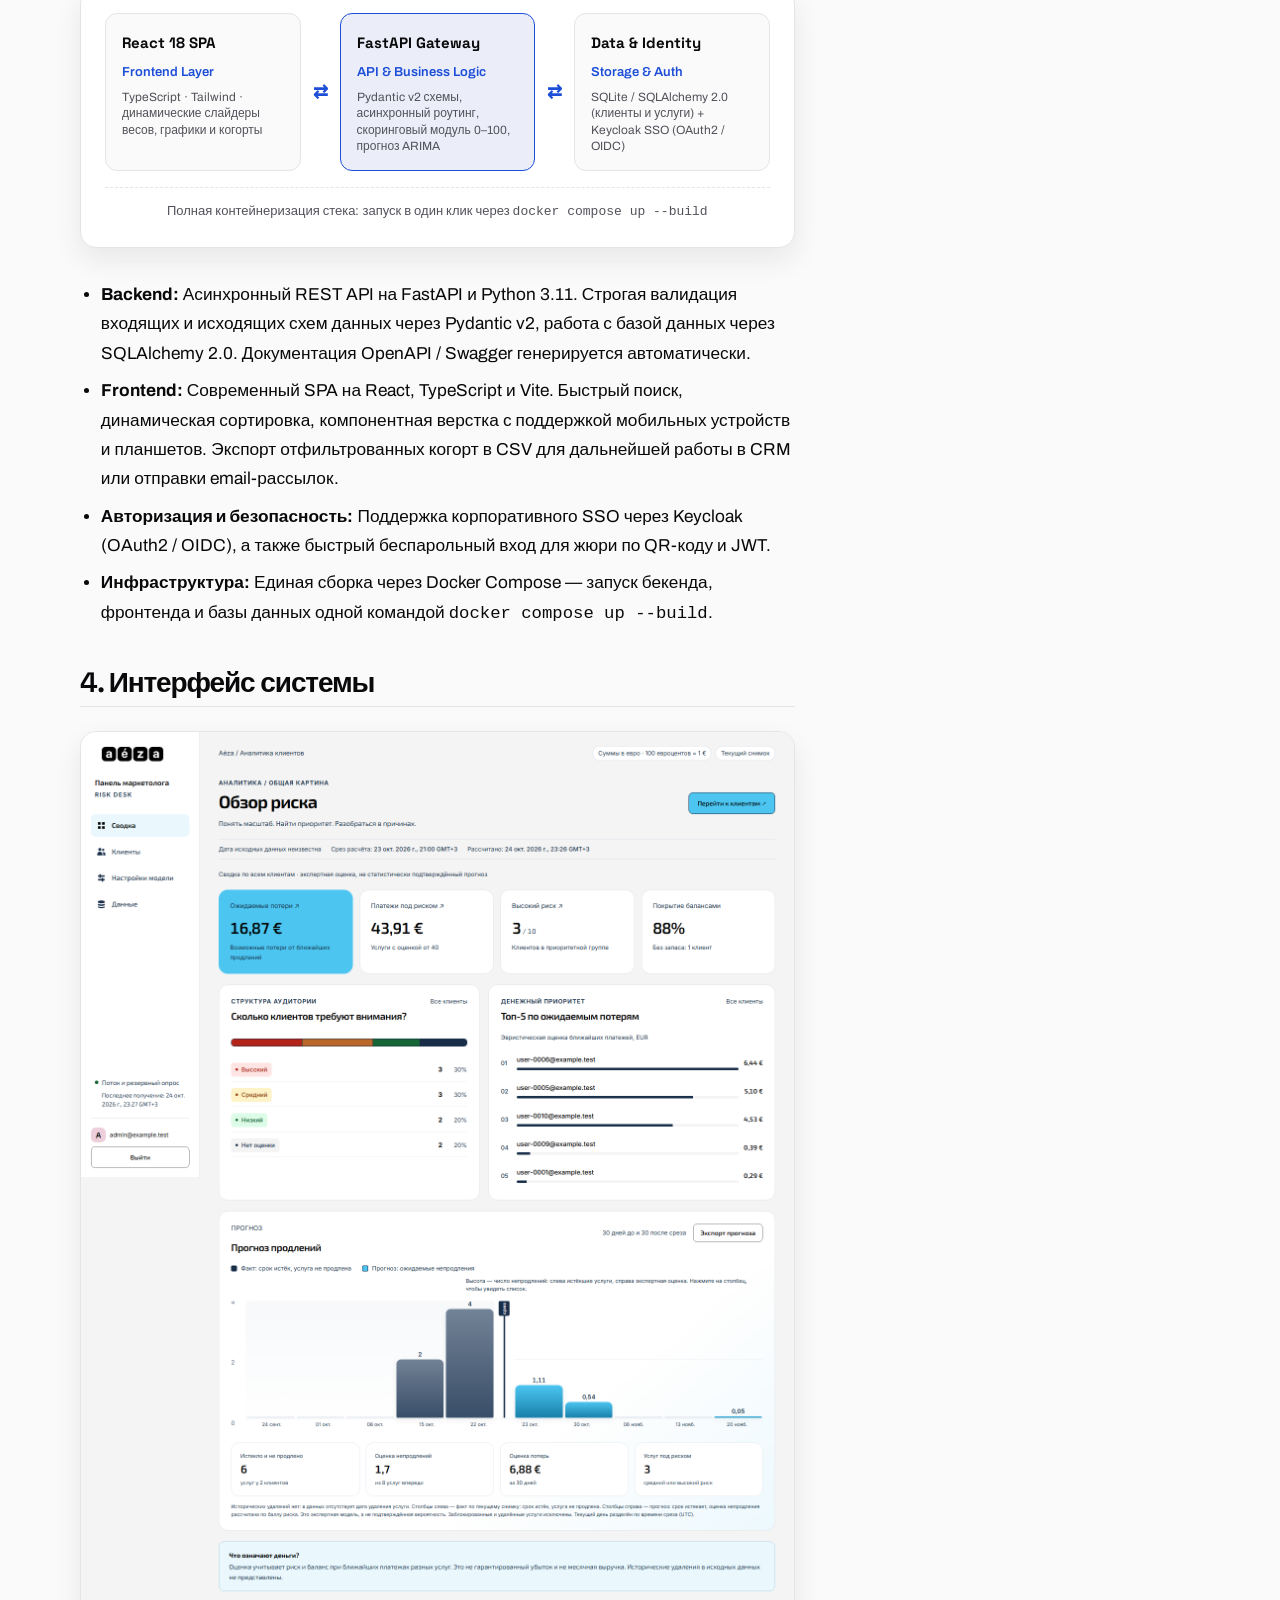
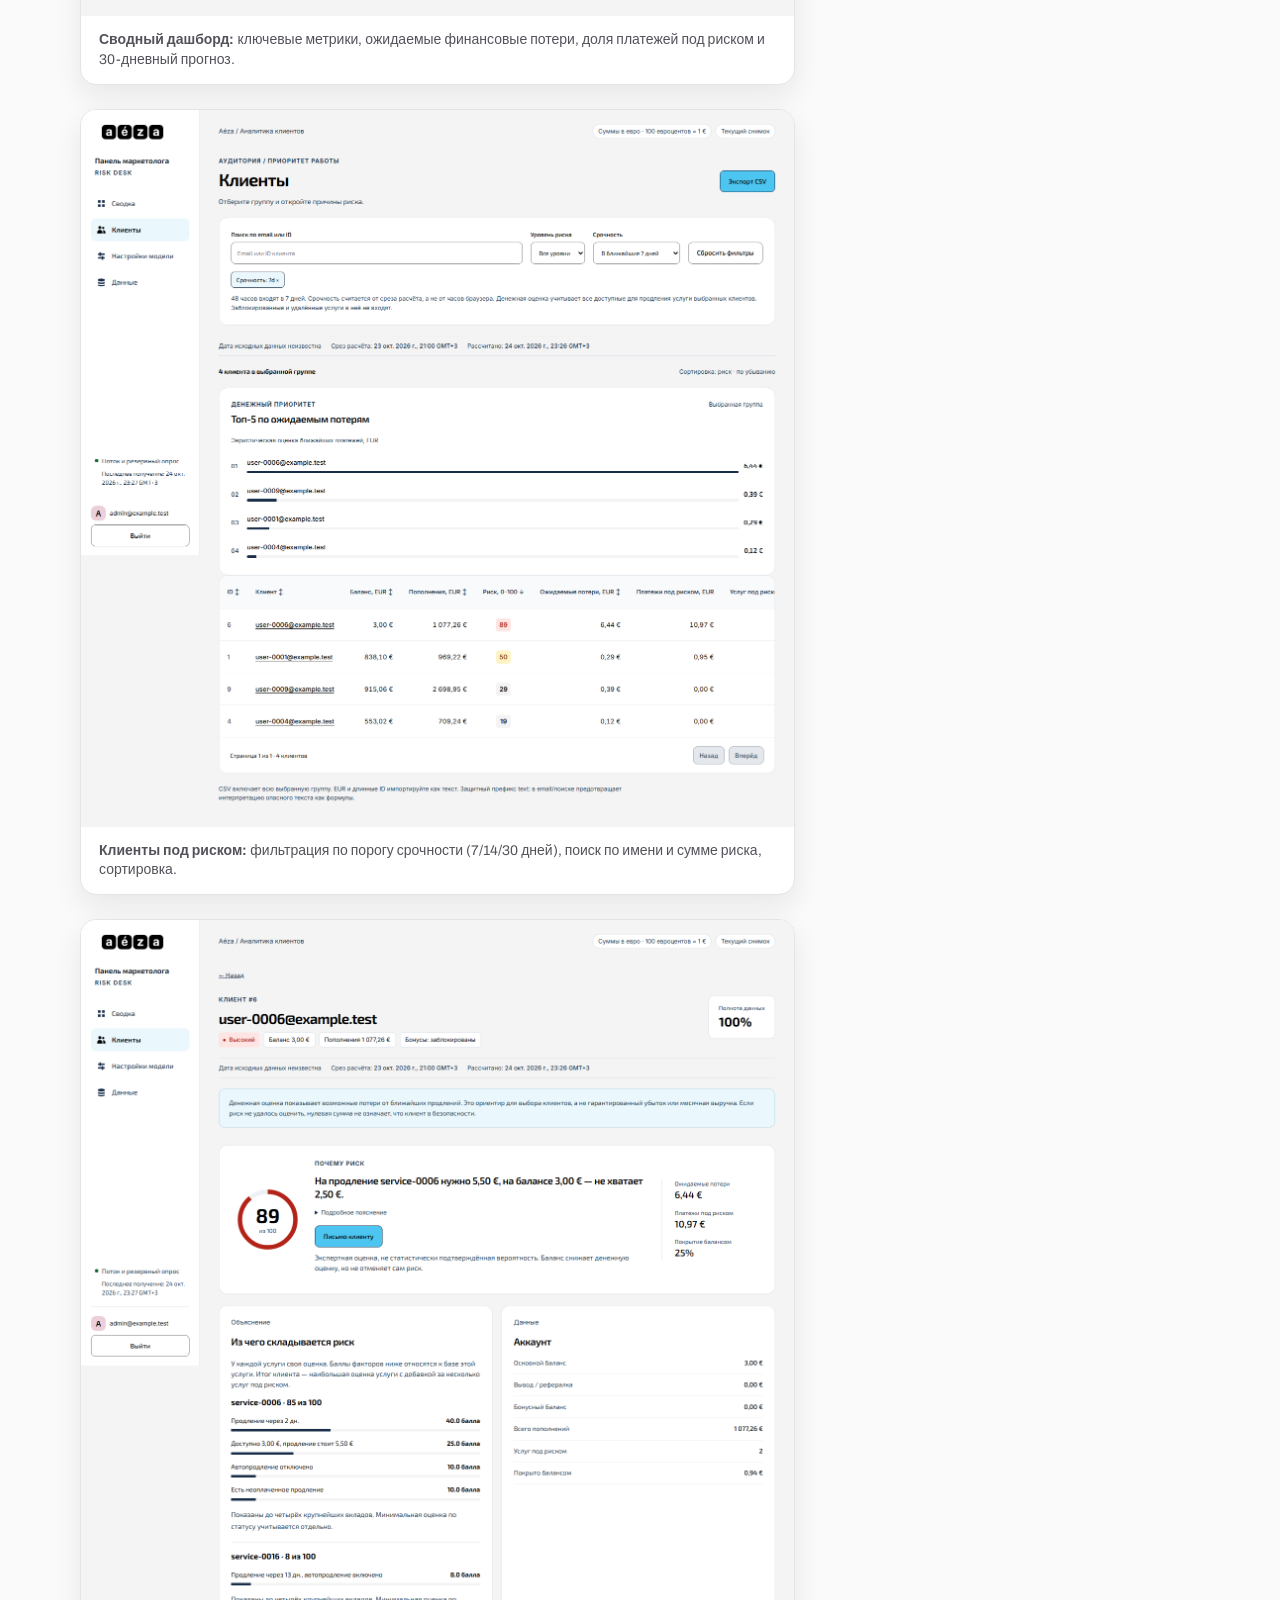
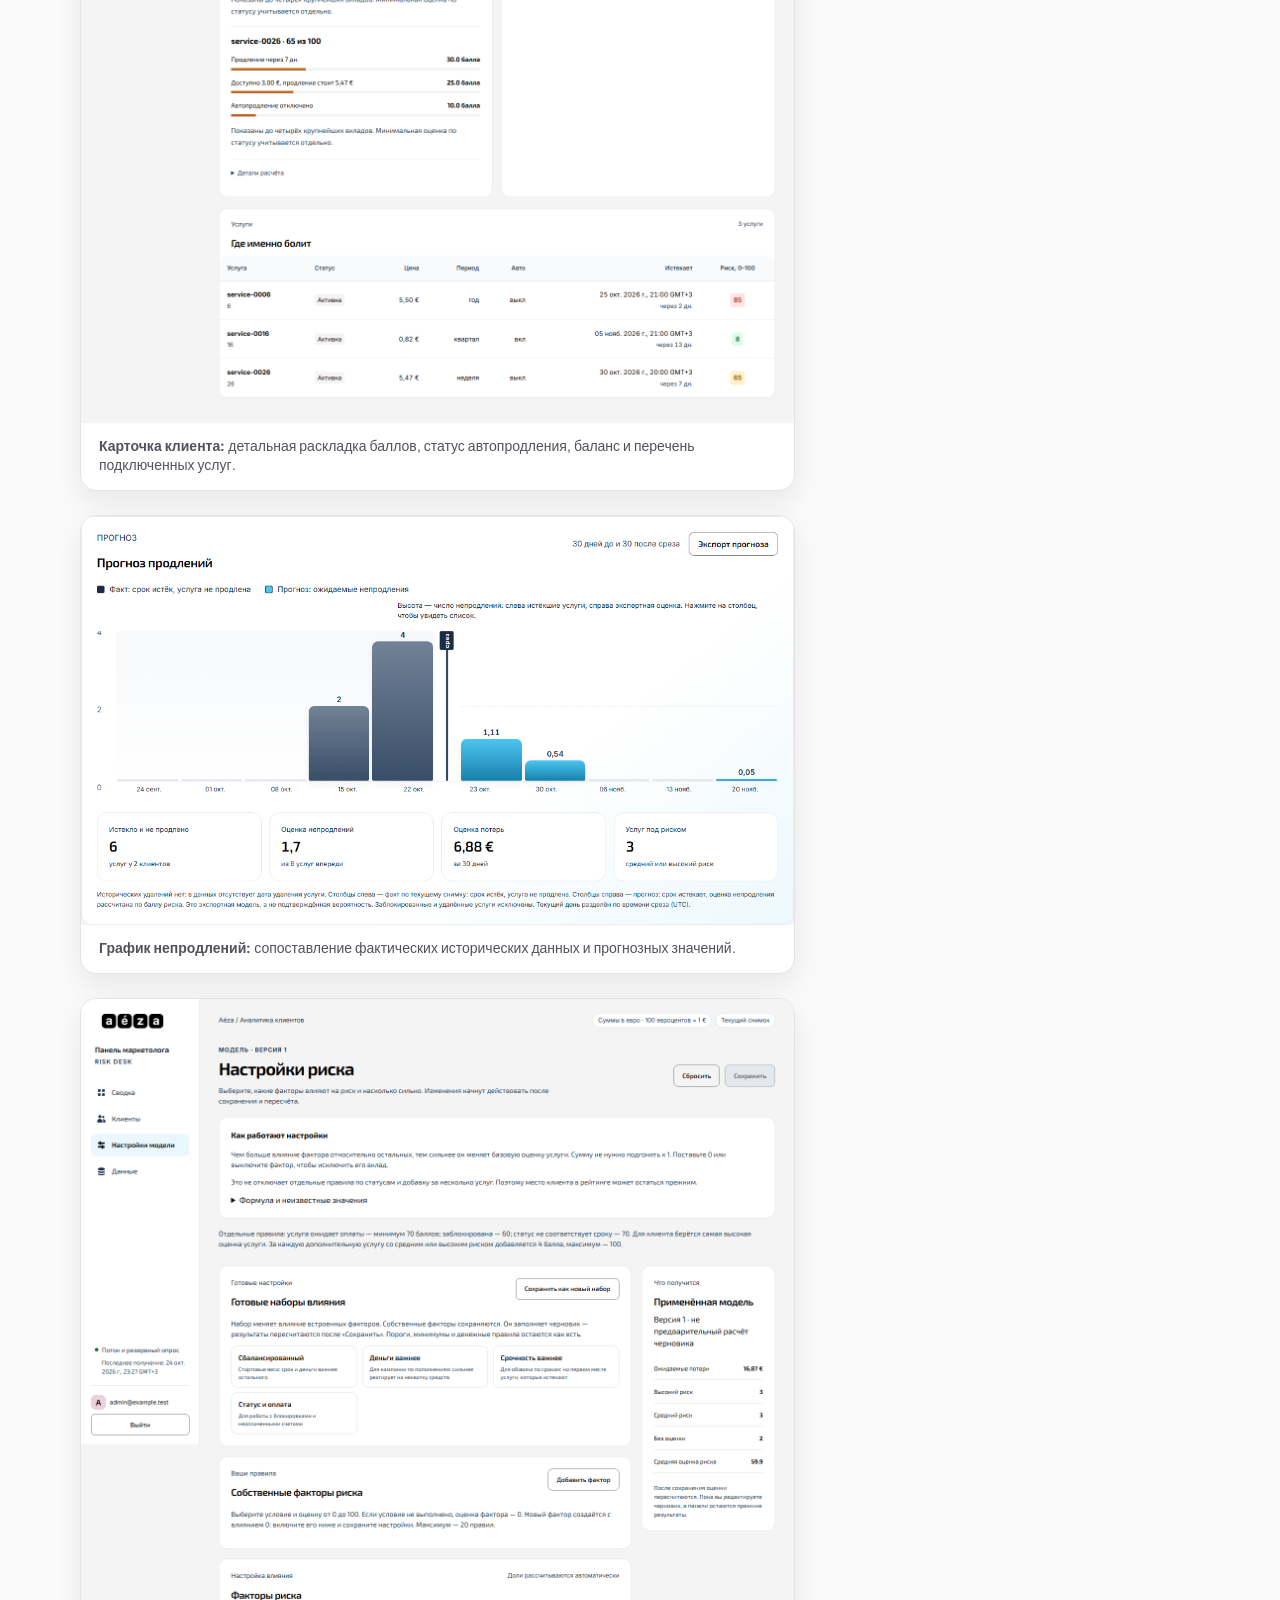
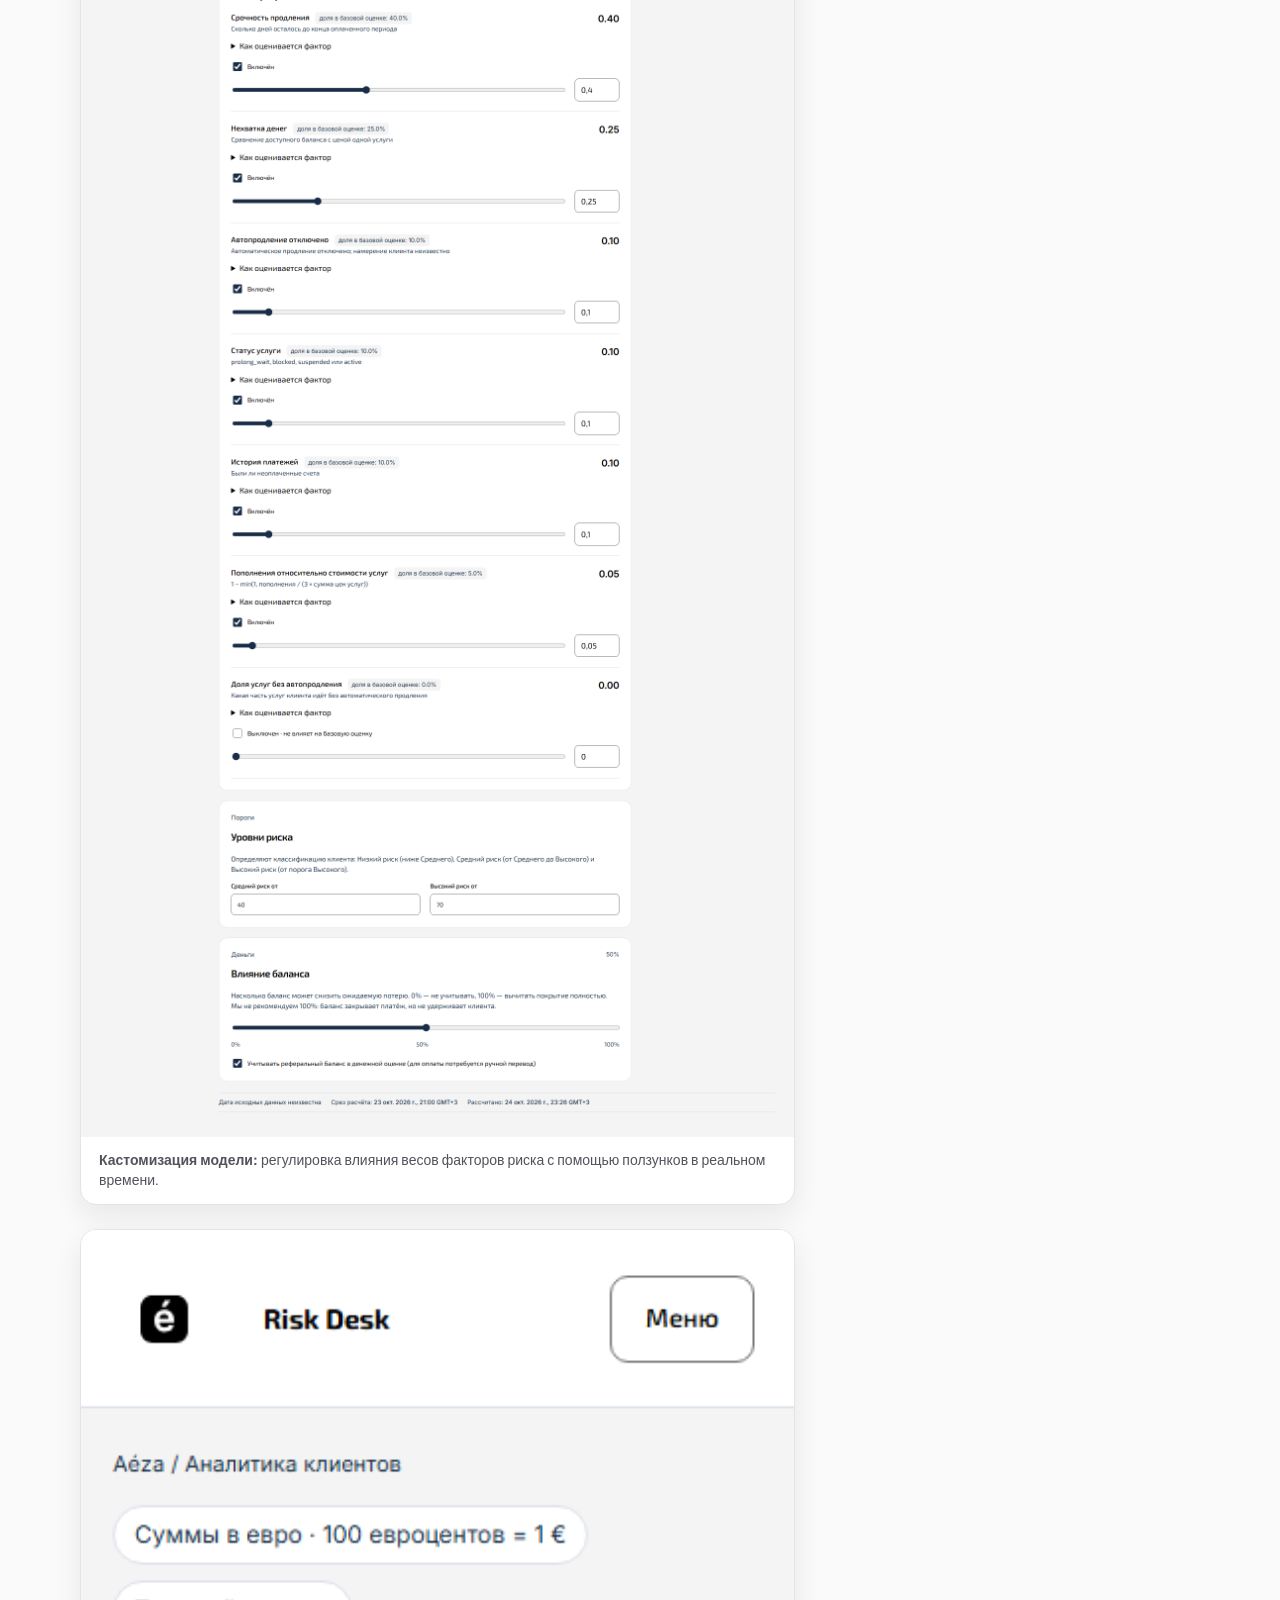
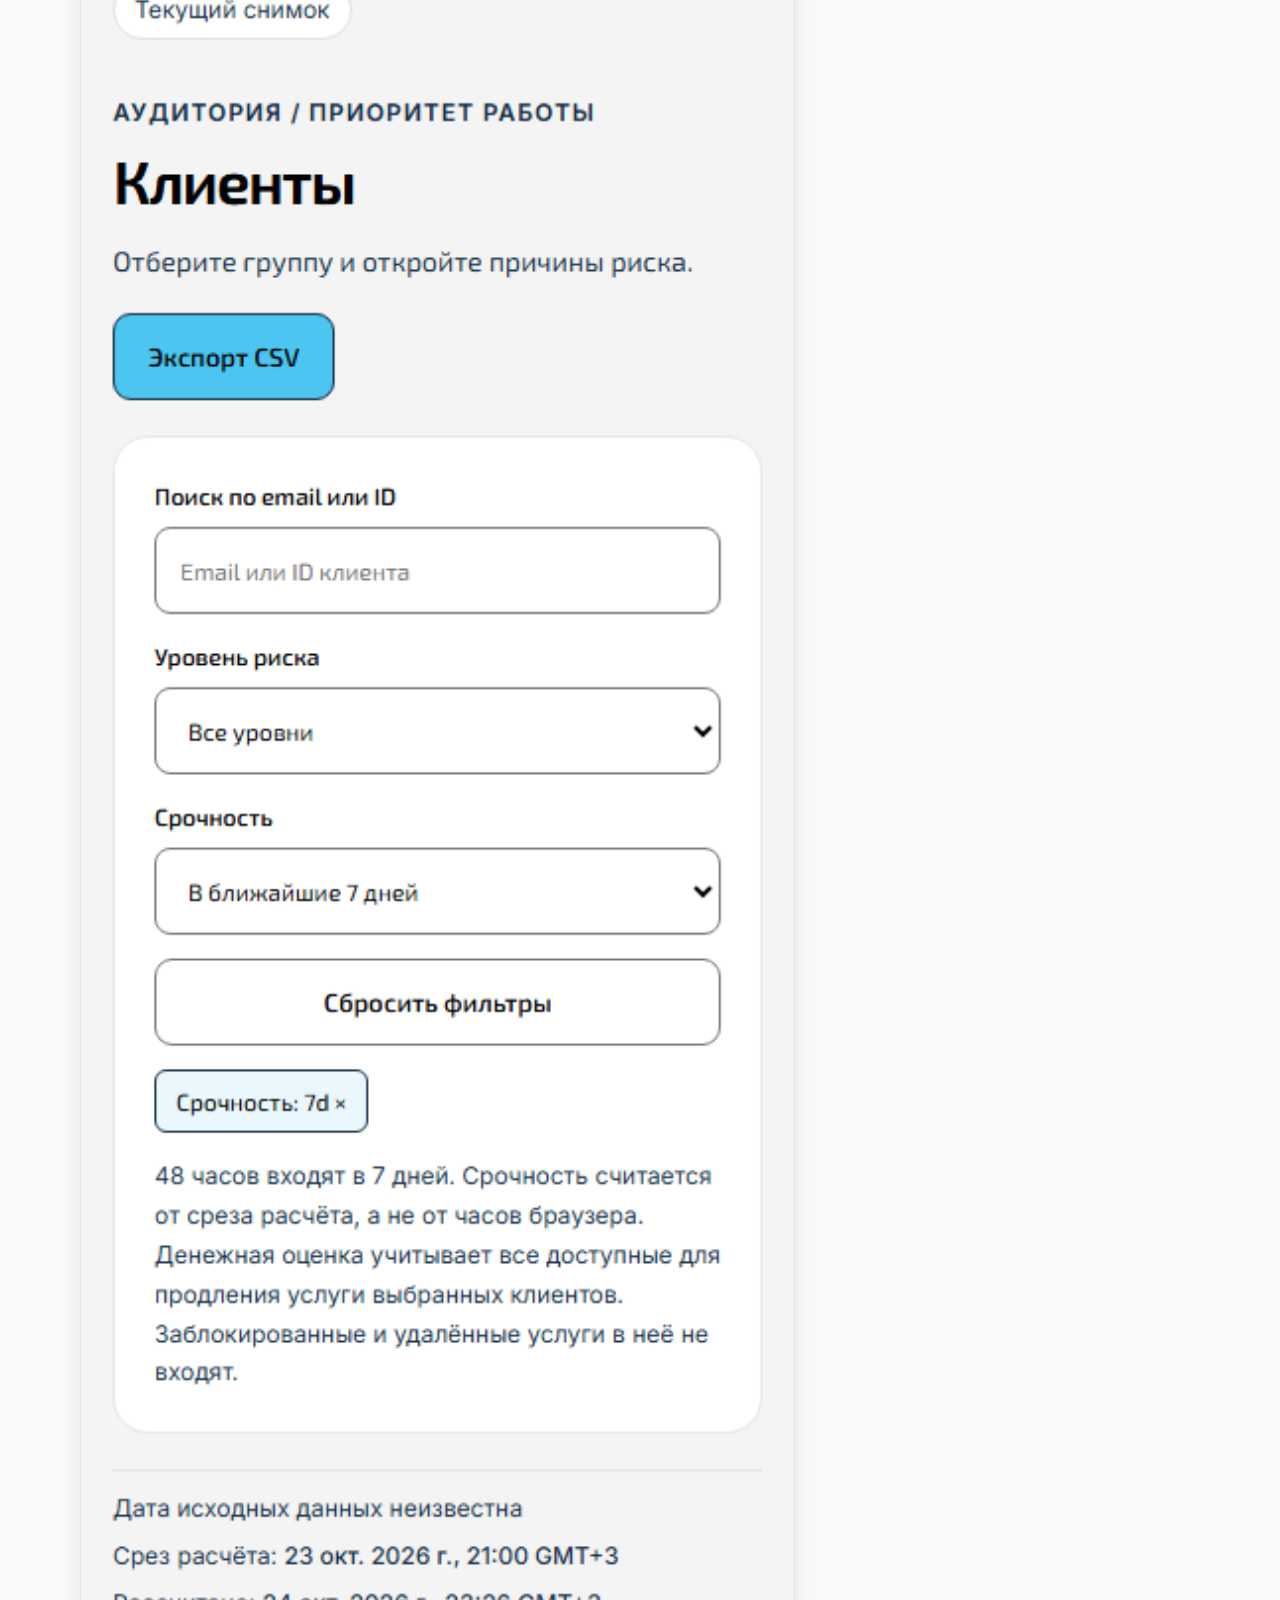
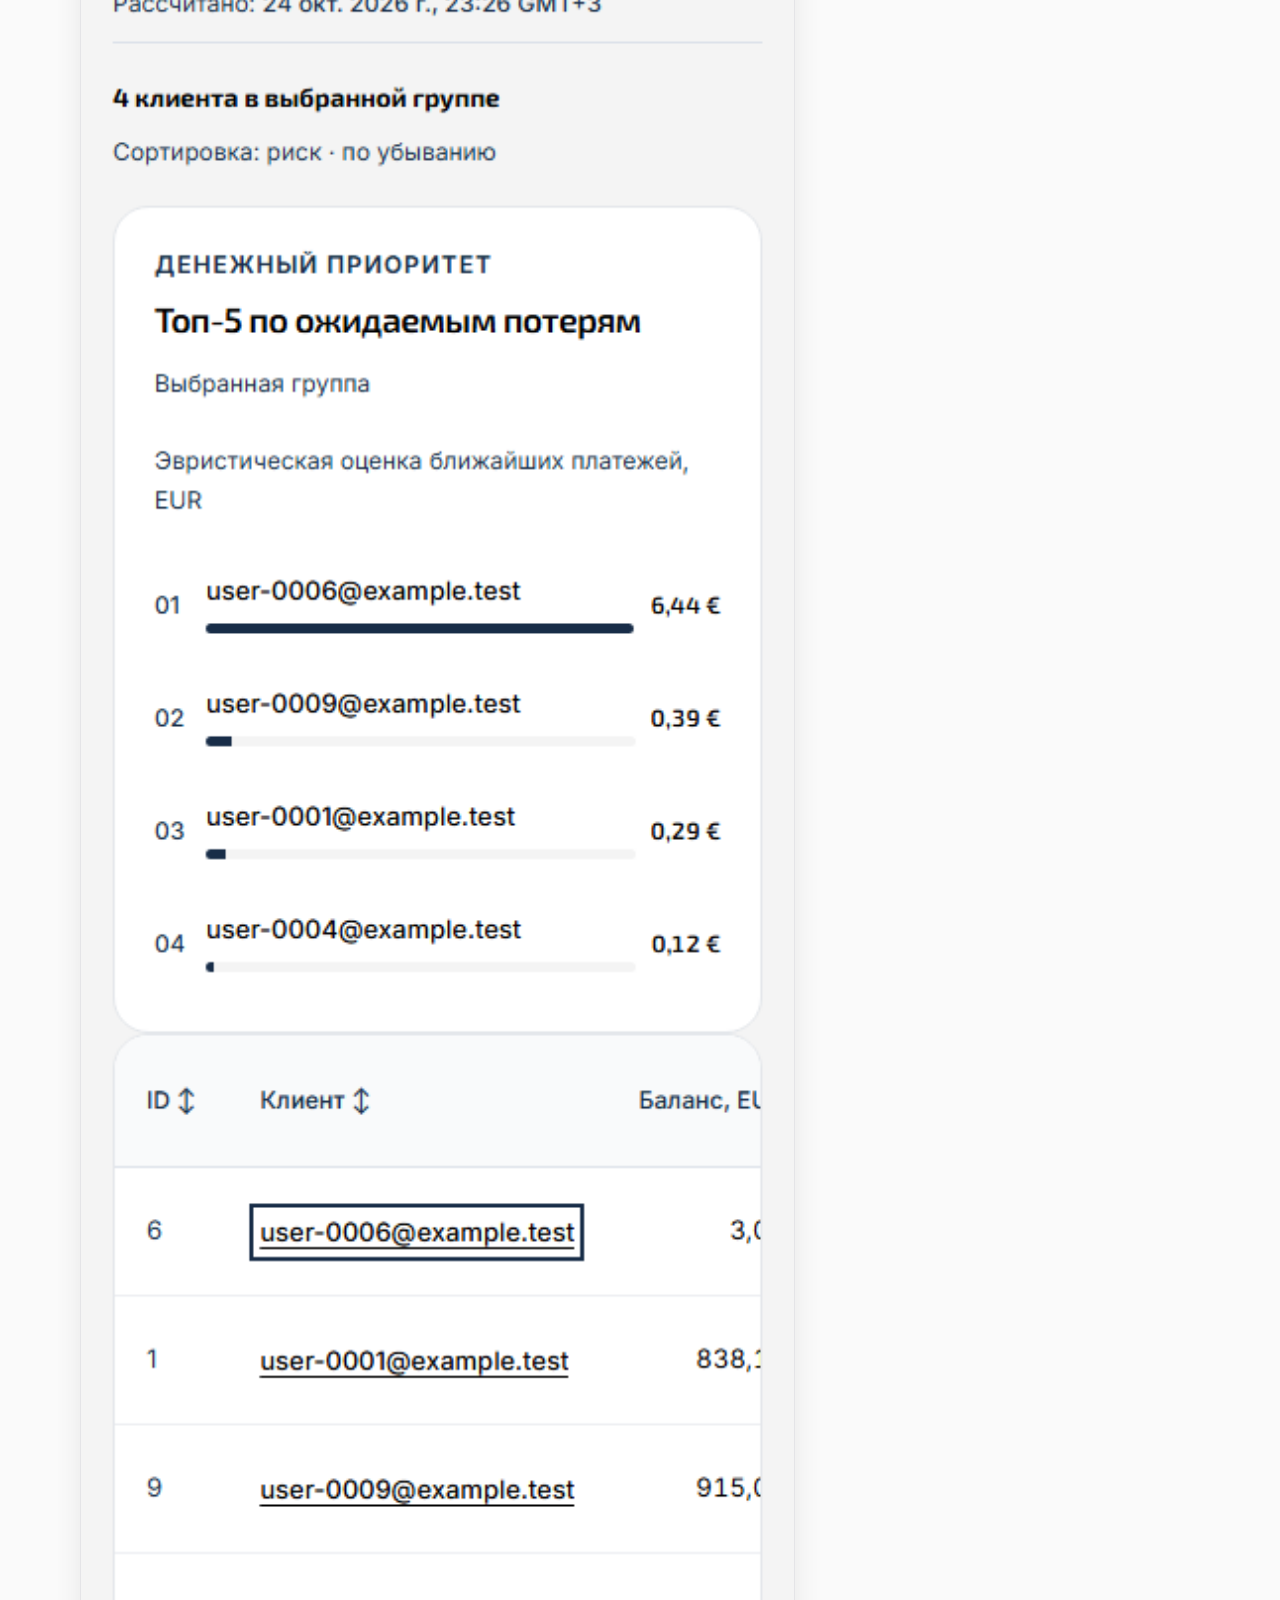
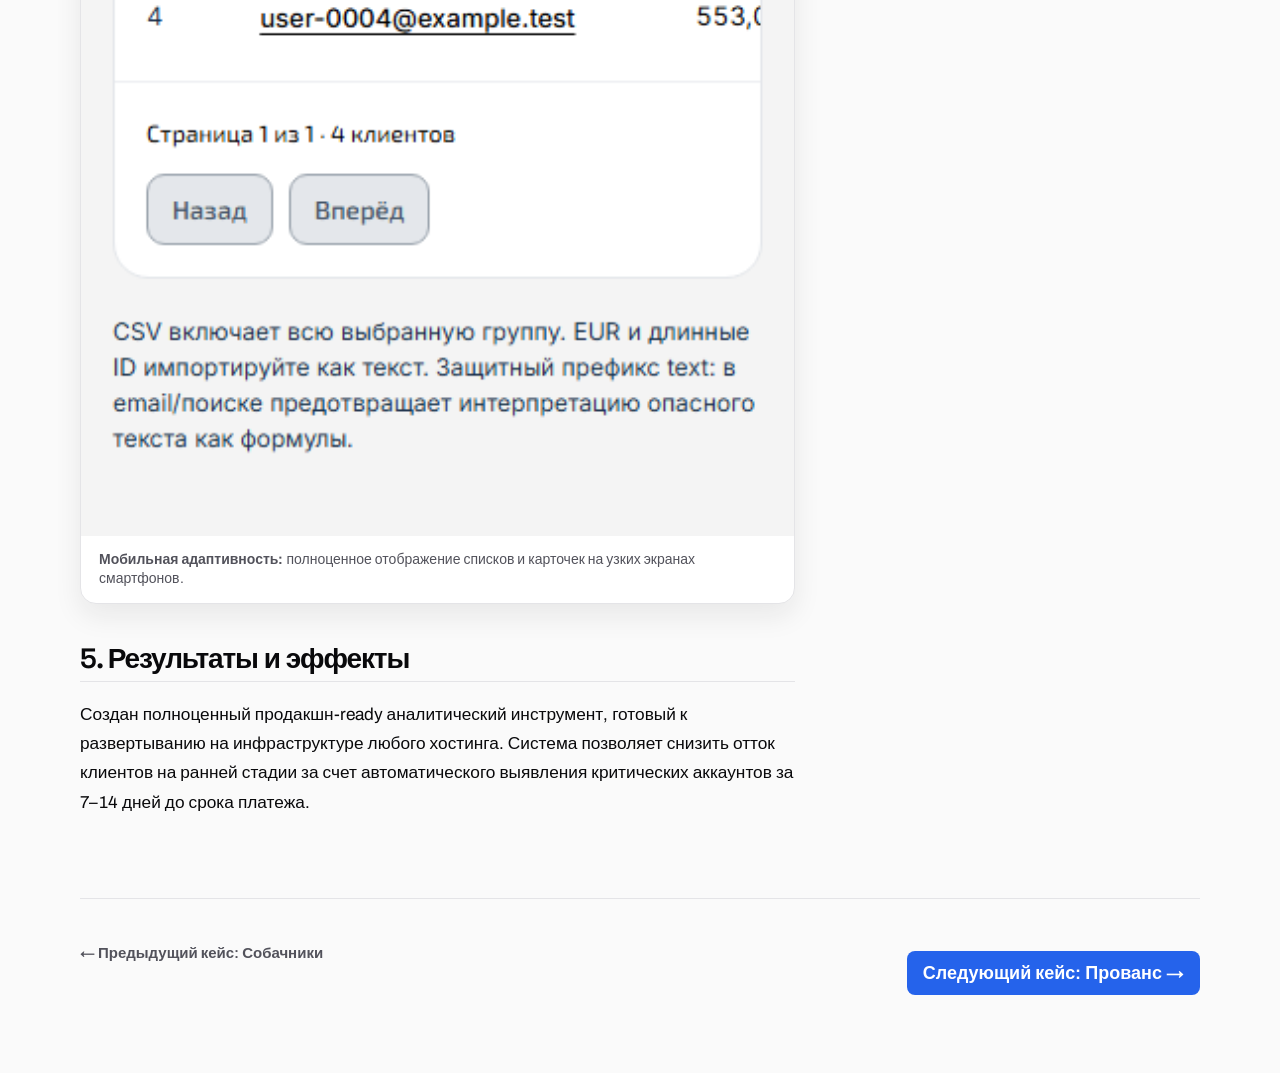
<file: cases/churn.html>
<!DOCTYPE html>
<html lang="ru">
<head>
  <meta charset="utf-8">
  <meta name="viewport" content="width=device-width, initial-scale=1">
  <title>Risk Desk — Анализатор рисков оттока хостинга | Владислав Ходарев</title>
  <meta name="description" content="Подробный технический разбор системы Risk Desk: FastAPI, React, Docker, скоринг риска оттока клиентов хостинга, прогнозирование непродлений и оценка потерь.">
  <link rel="icon" href="../favicon.svg" type="image/svg+xml">
  <script>
    (function() {
      var saved = localStorage.getItem("portfolio-theme");
      var isDark = saved === "dark" || (!saved && window.matchMedia("(prefers-color-scheme: dark)").matches);
      var theme = isDark ? "dark" : "light";
      document.documentElement.setAttribute("data-theme", theme);
      document.documentElement.style.colorScheme = theme;
    })();
  </script>
  <link rel="preconnect" href="https://fonts.googleapis.com">
  <link rel="preconnect" href="https://fonts.gstatic.com" crossorigin>
  <link href="https://fonts.googleapis.com/css2?family=Archivo:wght@400;500;600;700&family=Space+Grotesk:wght@500;600;700&display=swap" rel="stylesheet">
  <link rel="stylesheet" href="../styles.css">
  <style>
    .case-page { padding: 32px 0 80px; }
    .back-nav { display: inline-flex; align-items: center; gap: 8px; color: var(--muted); text-decoration: none; font-weight: 600; font-size: 15px; margin-bottom: 24px; transition: color 200ms ease; }
    .back-nav:hover { color: var(--accent); }
    .case-hero { margin-bottom: 36px; }
    .kicker { overflow-wrap: break-word; word-break: break-word; }
    .case-title { font-size: clamp(26px, 7.5vw, 60px); margin: 8px 0 16px; overflow-wrap: break-word; line-height: 1.1; }
    .case-subtitle { font-size: 1.15rem; color: var(--muted); max-width: 44rem; line-height: 1.5; margin: 0 0 24px; }
    .tags { display: flex; flex-wrap: wrap; gap: 8px; margin-bottom: 32px; }
    .tag { background: var(--paper); border: 1px solid var(--line); padding: 6px 14px; border-radius: 999px; font-size: 14px; font-weight: 600; }
    .tag.accent { background: var(--accent-fill); color: #fff; border-color: transparent; }
    .case-grid { display: grid; grid-template-columns: 2fr 1fr; gap: 48px; align-items: start; }
    .case-body { font-size: 1.08rem; line-height: 1.7; color: var(--ink); }
    .case-body h2 { font-size: 28px; margin: 40px 0 16px; border-bottom: 1px solid var(--line); padding-bottom: 8px; }
    .case-body h3 { font-size: 20px; margin: 28px 0 12px; }
    .case-body ul { padding-left: 1.3rem; margin: 12px 0 24px; }
    .case-body li { margin-bottom: 8px; }
    .case-sidebar { position: sticky; top: 80px; display: flex; flex-direction: column; gap: 24px; }
    .card-box { background: var(--paper); border: 1px solid var(--line); border-radius: 16px; padding: 24px; box-shadow: var(--shadow); }
    .card-box h3 { margin: 0 0 14px; font-size: 17px; font-family: var(--display); }
    .shots-grid { display: grid; grid-template-columns: 1fr; gap: 24px; margin: 24px 0 40px; }
    .shot-card { background: var(--paper); border: 1px solid var(--line); border-radius: 16px; overflow: hidden; box-shadow: var(--shadow); }
    .shot-card img { width: 100%; height: auto; display: block; }
    .shot-card p { padding: 14px 18px; margin: 0; font-size: 14px; color: var(--muted); line-height: 1.4; }
    .formula-box { background: var(--paper); border-left: 4px solid var(--accent); padding: 16px 20px; margin: 20px 0; border-radius: 0 12px 12px 0; border: 1px solid var(--line); border-left-width: 4px; }
    .arch-diagram { background: var(--paper); border: 1px solid var(--line); border-radius: 16px; padding: 24px; margin: 24px 0 32px; box-shadow: var(--shadow); display: flex; flex-direction: column; gap: 16px; }
    .arch-flow { display: flex; align-items: stretch; justify-content: space-between; gap: 12px; }
    .arch-node { flex: 1; background: var(--canvas); border: 1px solid var(--line); border-radius: 12px; padding: 16px; display: flex; flex-direction: column; gap: 6px; }
    .arch-node strong { font-family: var(--display); font-size: 15px; color: var(--ink); }
    .arch-node span { font-size: 13px; font-weight: 600; color: var(--accent); }
    .arch-node small { font-size: 12px; color: var(--muted); line-height: 1.35; }
    .arch-arrow { display: flex; align-items: center; justify-content: center; color: var(--accent); font-weight: 700; font-size: 18px; }
    .case-footer-nav { display: flex; justify-content: space-between; align-items: center; border-top: 1px solid var(--line); padding-top: 36px; margin-top: 64px; }
    @media (max-width: 900px) {
      .case-grid { grid-template-columns: 1fr; }
      .case-sidebar { position: static; }
      .arch-flow { flex-direction: column; }
      .arch-arrow { transform: rotate(90deg); margin: 4px 0; }
    }
  </style>
</head>
<body>
  <header class="bar">
    <div class="bar-inner">
      <a class="brand" href="../#top">Владислав Ходарев</a>
      <nav class="nav" aria-label="Проекты">
        <a href="dogs.html">Собачники</a>
        <a href="churn.html" aria-current="true">Отток</a>
        <a href="provans.html">Прованс</a>
        <a href="bridge.html">Мост</a>
        <a href="anvgarant.html">АНВ Гарант</a>
      </nav>
      <div class="header-controls">
        <button type="button" class="theme-toggle" id="theme-toggle" aria-label="Сменить тему" title="Тема">
          <svg class="icon-sun" width="18" height="18" viewBox="0 0 24 24" fill="none" stroke="currentColor" stroke-width="2" stroke-linecap="round" stroke-linejoin="round" aria-hidden="true">
            <circle cx="12" cy="12" r="5"></circle>
            <line x1="12" y1="1" x2="12" y2="3"></line>
            <line x1="12" y1="21" x2="12" y2="23"></line>
            <line x1="4.22" y1="4.22" x2="5.64" y2="5.64"></line>
            <line x1="18.36" y1="18.36" x2="19.78" y2="19.78"></line>
            <line x1="1" y1="12" x2="3" y2="12"></line>
            <line x1="21" y1="12" x2="23" y2="12"></line>
            <line x1="4.22" y1="19.78" x2="5.64" y2="18.36"></line>
            <line x1="18.36" y1="5.64" x2="19.78" y2="4.22"></line>
          </svg>
          <svg class="icon-moon" width="18" height="18" viewBox="0 0 24 24" fill="none" stroke="currentColor" stroke-width="2" stroke-linecap="round" stroke-linejoin="round" aria-hidden="true">
            <path d="M21 12.79A9 9 0 1 1 11.21 3 7 7 0 0 0 21 12.79z"></path>
          </svg>
        </button>
      </div>
    </div>
  </header>

  <main class="wrap case-page">
    <a href="../#churn" class="back-nav">← Вернуться ко всем проектам</a>

    <section class="case-hero">
      <p class="kicker">Fullstack & Аналитика · Хакатон РНД</p>
      <h1 class="case-title">Risk Desk · Анализатор рисков оттока</h1>
      <p class="case-subtitle">Аналитическая веб-система для маркетинга и службы удержания хостинг-провайдера: динамический скоринг клиентов, финансовая оценка потерь и прогнозирование непродлений.</p>
      
      <div class="tags">
        <span class="tag accent">FastAPI</span>
        <span class="tag">Python 3.11</span>
        <span class="tag">React</span>
        <span class="tag">TypeScript</span>
        <span class="tag">Docker Compose</span>
        <span class="tag">SQLite / SQLAlchemy</span>
        <span class="tag">Keycloak SSO</span>
        <span class="tag">Pydantic v2</span>
      </div>
    </section>

    <div class="case-grid">
      <article class="case-body">
        <h2>1. Бизнес-контекст и решаемая задача</h2>
        <p>Кейс разработан в рамках Хакатона РНД (уровень Middle). В бизнесе хостинг-провайдеров удержание существующих клиентов в 5–7 раз дешевле привлечения новых. Однако служба поддержки и retention-маркетинг обычно реагируют постфактум — когда услуга уже не продлена.</p>
        <p><strong>Система Risk Desk отвечает на 3 главных вопроса бизнеса:</strong></p>
        <ul>
          <li><strong>Кому писать в первую очередь?</strong> Формирование рейтинга клиентов по рассчитанному баллу риска (0–100) и фильтрация по срочности (ближайшие 7, 14, 30 дней).</li>
          <li><strong>Почему клиент уходит?</strong> Наглядная декомпозиция причин: нехватка баланса на счете, отключенный автоплатеж, скорое окончание дорогой услуги или падение активности.</li>
          <li><strong>Сколько денег на кону?</strong> Точная денежная оценка риска (Expected Financial Loss) в евро и рублях, показывающая реальный объем выручки под угрозой.</li>
        </ul>

        <h2>2. Математическая модель и расчёт риска</h2>
        <div class="formula-box">
          <strong>Многофакторный взвешенный скоринг:</strong><br>
          Каждому клиенту начисляется нормализованный балл риска (Risk Score) от 0 до 100 на основе весов факторов: срока до истечения услуги, достаточности средств на балансе, флага автопродления и стоимости услуг.
        </div>
        <p><strong>Ползунки весов в реальном времени:</strong> Особенность решения — веб-панель настроек модели. Маркетолог или аналитик может прямо в интерфейсе изменить вес любого фактора (например, придать больший приоритет клиентам с отключенным автопродлением), и система на лету пересчитывает скоринг всей клиентской базы без перезапуска сервера.</p>
        <p><strong>Прогноз непродлений:</strong> Встроенный модуль анализа временных рядов сопоставляет исторический процент непродления услуг и строит прогнозный тренд на следующие 30 дней.</p>

        <h2>3. Архитектура сервиса и потоки данных</h2>
        <div class="arch-diagram">
          <div class="arch-flow">
            <div class="arch-node">
              <strong>React 18 SPA</strong>
              <span>Frontend Layer</span>
              <small>TypeScript · Tailwind · динамические слайдеры весов, графики и когорты</small>
            </div>
            <div class="arch-arrow">⇄</div>
            <div class="arch-node" style="border-color: var(--accent); background: color-mix(in srgb, var(--accent) 7%, var(--canvas));">
              <strong>FastAPI Gateway</strong>
              <span>API & Business Logic</span>
              <small>Pydantic v2 схемы, асинхронный роутинг, скоринговый модуль 0–100, прогноз ARIMA</small>
            </div>
            <div class="arch-arrow">⇄</div>
            <div class="arch-node">
              <strong>Data & Identity</strong>
              <span>Storage & Auth</span>
              <small>SQLite / SQLAlchemy 2.0 (клиенты и услуги) + Keycloak SSO (OAuth2 / OIDC)</small>
            </div>
          </div>
          <p style="margin: 0; font-size: 13px; color: var(--muted); text-align: center; border-top: 1px dashed var(--line); padding-top: 12px;">Полная контейнеризация стека: запуск в один клик через <code>docker compose up --build</code></p>
        </div>
        <ul>
          <li><strong>Backend:</strong> Асинхронный REST API на FastAPI и Python 3.11. Строгая валидация входящих и исходящих схем данных через Pydantic v2, работа с базой данных через SQLAlchemy 2.0. Документация OpenAPI / Swagger генерируется автоматически.</li>
          <li><strong>Frontend:</strong> Современный SPA на React, TypeScript и Vite. Быстрый поиск, динамическая сортировка, компонентная верстка с поддержкой мобильных устройств и планшетов. Экспорт отфильтрованных когорт в CSV для дальнейшей работы в CRM или отправки email-рассылок.</li>
          <li><strong>Авторизация и безопасность:</strong> Поддержка корпоративного SSO через Keycloak (OAuth2 / OIDC), а также быстрый беспарольный вход для жюри по QR-коду и JWT.</li>
          <li><strong>Инфраструктура:</strong> Единая сборка через Docker Compose — запуск бекенда, фронтенда и базы данных одной командой <code>docker compose up --build</code>.</li>
        </ul>

        <h2>4. Интерфейс системы</h2>
        <div class="shots-grid">
          <div class="shot-card">
            <img src="../img/churn-overview.png" alt="Сводный дашборд" loading="lazy">
            <p><strong>Сводный дашборд:</strong> ключевые метрики, ожидаемые финансовые потери, доля платежей под риском и 30-дневный прогноз.</p>
          </div>
          <div class="shot-card">
            <img src="../img/churn-clients.png" alt="Список клиентов и фильтры" loading="lazy">
            <p><strong>Клиенты под риском:</strong> фильтрация по порогу срочности (7/14/30 дней), поиск по имени и сумме риска, сортировка.</p>
          </div>
          <div class="shot-card">
            <img src="../img/churn-client.png" alt="Карточка клиента с факторами риска" loading="lazy">
            <p><strong>Карточка клиента:</strong> детальная раскладка баллов, статус автопродления, баланс и перечень подключенных услуг.</p>
          </div>
          <div class="shot-card">
            <img src="../img/churn-forecast.png" alt="График прогнозирования" loading="lazy">
            <p><strong>График непродлений:</strong> сопоставление фактических исторических данных и прогнозных значений.</p>
          </div>
          <div class="shot-card">
            <img src="../img/churn-settings.png" alt="Интерактивные ползунки модели" loading="lazy">
            <p><strong>Кастомизация модели:</strong> регулировка влияния весов факторов риска с помощью ползунков в реальном времени.</p>
          </div>
          <div class="shot-card">
            <img src="../img/churn-mobile.png" alt="Мобильная версия панели" loading="lazy">
            <p><strong>Мобильная адаптивность:</strong> полноценное отображение списков и карточек на узких экранах смартфонов.</p>
          </div>
        </div>

        <h2>5. Результаты и эффекты</h2>
        <p>Создан полноценный продакшн-ready аналитический инструмент, готовый к развертыванию на инфраструктуре любого хостинга. Система позволяет снизить отток клиентов на ранней стадии за счет автоматического выявления критических аккаунтов за 7–14 дней до срока платежа.</p>
      </article>

      <aside class="case-sidebar">
        <div class="card-box">
          <h3>Параметры проекта</h3>
          <dl class="facts">
            <div><dt>Уровень</dt><dd>Middle (Хакатон)</dd></div>
            <div><dt>Backend</dt><dd>FastAPI & Python</dd></div>
            <div><dt>Frontend</dt><dd>React & TypeScript</dd></div>
            <div><dt>Деплой</dt><dd>Docker Compose</dd></div>
            <div><dt>Модель</dt><dd>Risk Score 0-100</dd></div>
            <div><dt>Экспорт</dt><dd>CSV / Excel</dd></div>
          </dl>
        </div>

        <div class="card-box">
          <h3>Ключевой функционал</h3>
          <ul style="margin: 0; padding-left: 1.2rem; font-size: 14px; color: var(--muted);">
            <li>Приоритезация клиентов по сумме риска</li>
            <li>Объяснение причин (Explainable AI)</li>
            <li>Регулировка весов ползунками</li>
            <li>Прогноз непродлений на 30 дней</li>
            <li>SSO Keycloak и вход по QR-коду</li>
          </ul>
        </div>
      </aside>
    </div>

    <div class="case-footer-nav">
      <a href="dogs.html" class="back-nav">← Предыдущий кейс: Собачники</a>
      <a href="provans.html" class="live">Следующий кейс: Прованс →</a>
    </div>
  </main>

  <script>
    const themeBtn = document.getElementById("theme-toggle");
    if (themeBtn) {
      themeBtn.addEventListener("click", () => {
        const current = document.documentElement.getAttribute("data-theme") || (window.matchMedia("(prefers-color-scheme: dark)").matches ? "dark" : "light");
        const next = current === "dark" ? "light" : "dark";
        document.documentElement.setAttribute("data-theme", next);
        document.documentElement.style.colorScheme = next;
        localStorage.setItem("portfolio-theme", next);
      });
    }
  </script>
</body>
</html>
</file>
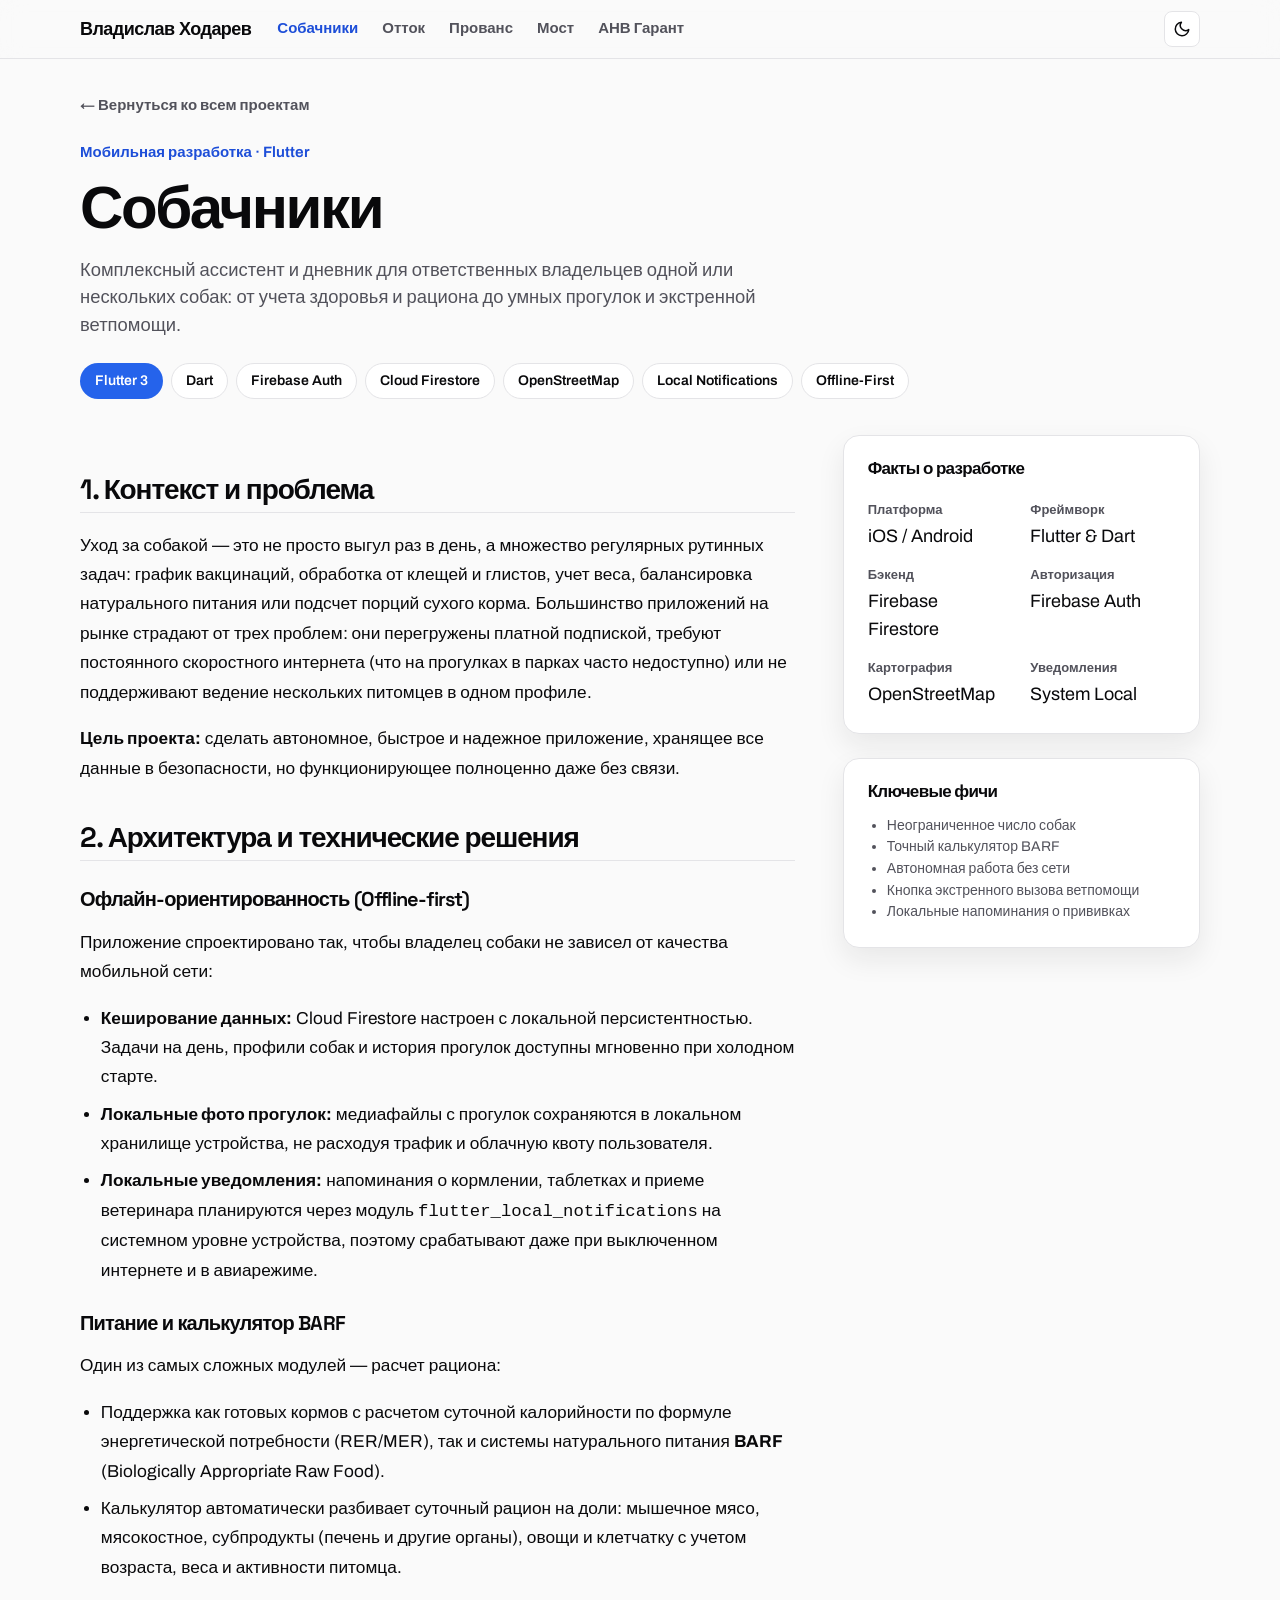
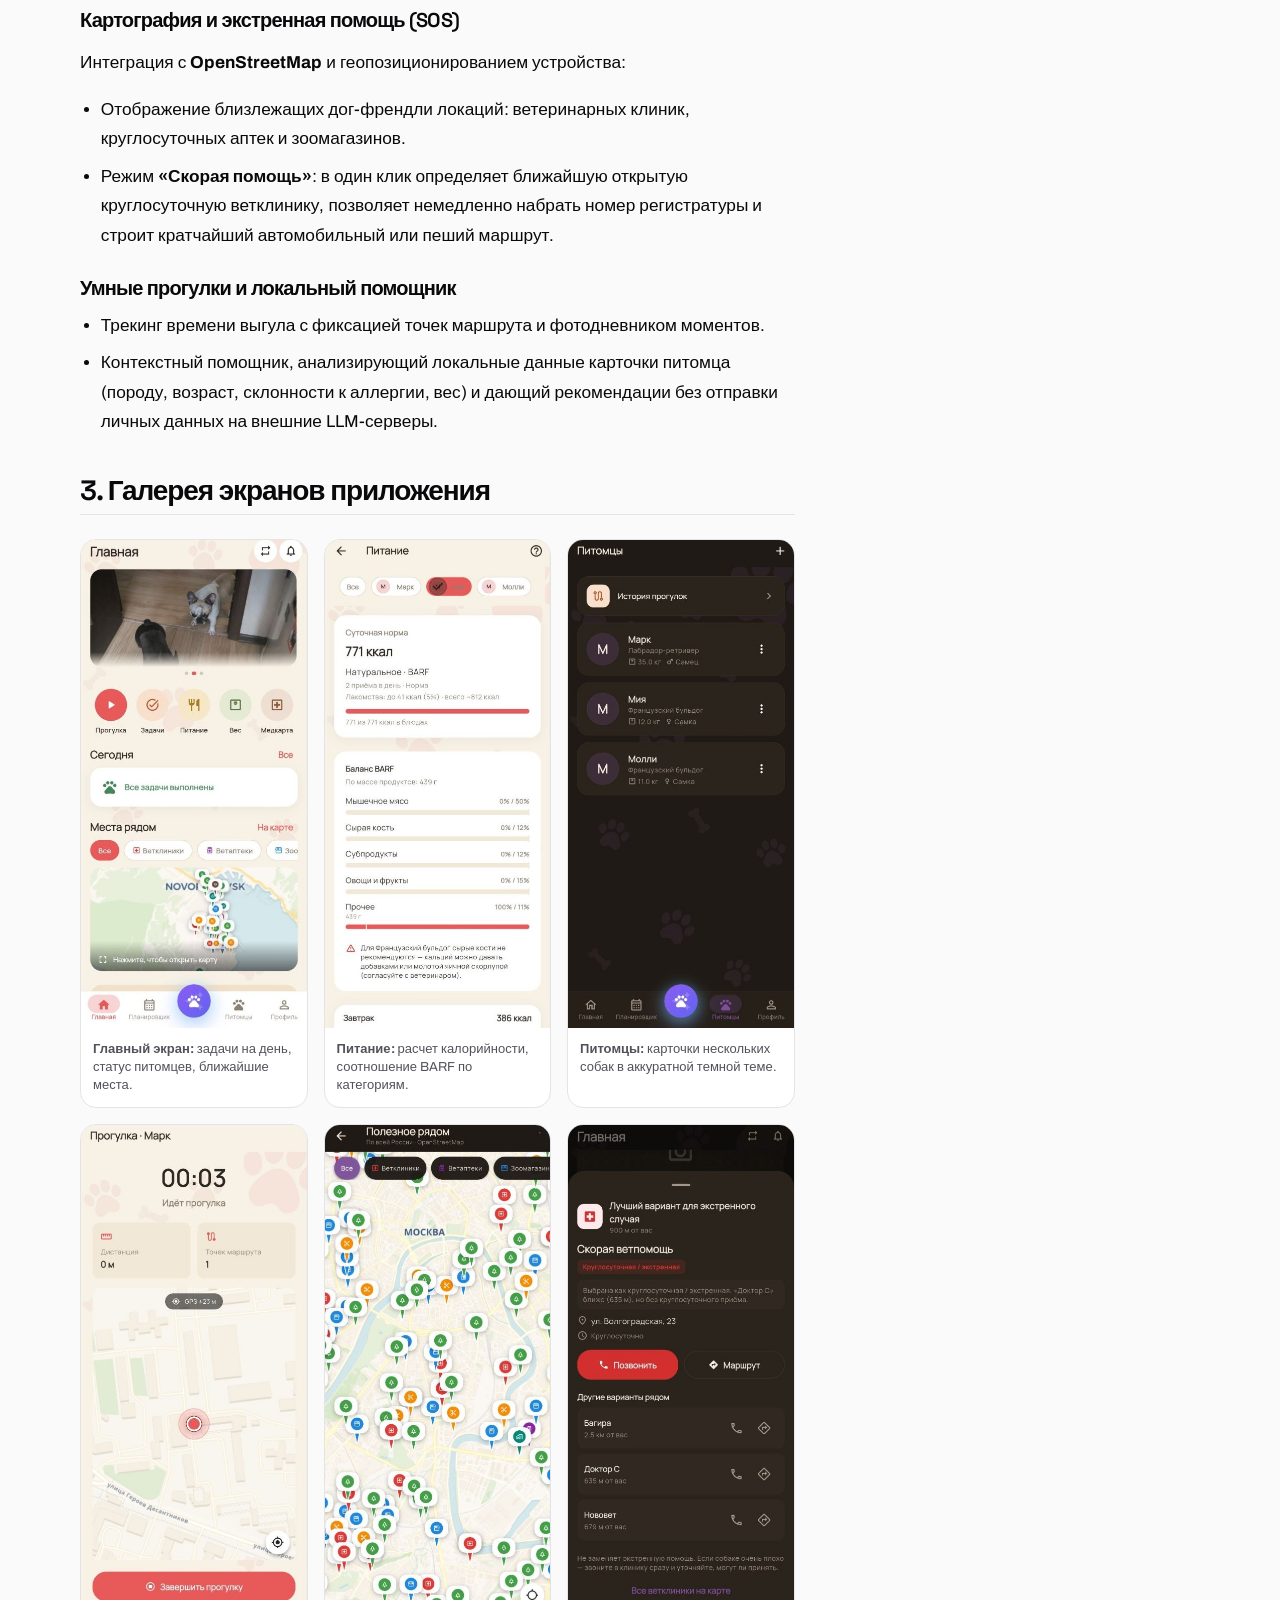
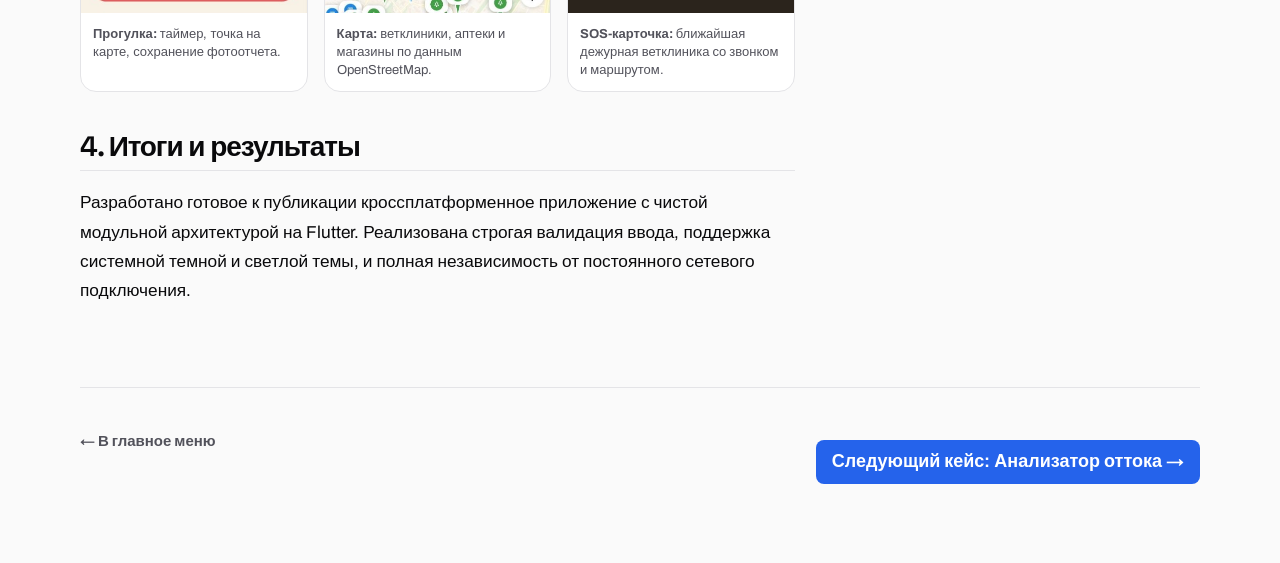
<file: cases/dogs.html>
<!DOCTYPE html>
<html lang="ru">
<head>
  <meta charset="utf-8">
  <meta name="viewport" content="width=device-width, initial-scale=1">
  <title>Собачники — Мобильное приложение на Flutter | Владислав Ходарев</title>
  <meta name="description" content="Подробный технический разбор мобильного приложения Собачники: Flutter, Firebase, офлайн-режим, расчет рациона BARF, карты OpenStreetMap и локальные уведомления.">
  <link rel="icon" href="../favicon.svg" type="image/svg+xml">
  <script>
    (function() {
      var saved = localStorage.getItem("portfolio-theme");
      var isDark = saved === "dark" || (!saved && window.matchMedia("(prefers-color-scheme: dark)").matches);
      var theme = isDark ? "dark" : "light";
      document.documentElement.setAttribute("data-theme", theme);
      document.documentElement.style.colorScheme = theme;
    })();
  </script>
  <link rel="preconnect" href="https://fonts.googleapis.com">
  <link rel="preconnect" href="https://fonts.gstatic.com" crossorigin>
  <link href="https://fonts.googleapis.com/css2?family=Archivo:wght@400;500;600;700&family=Space+Grotesk:wght@500;600;700&display=swap" rel="stylesheet">
  <link rel="stylesheet" href="../styles.css">
  <style>
    .case-page { padding: 32px 0 80px; }
    .back-nav { display: inline-flex; align-items: center; gap: 8px; color: var(--muted); text-decoration: none; font-weight: 600; font-size: 15px; margin-bottom: 24px; transition: color 200ms ease; }
    .back-nav:hover { color: var(--accent); }
    .case-hero { margin-bottom: 36px; }
    .kicker { overflow-wrap: break-word; word-break: break-word; }
    .case-title { font-size: clamp(26px, 7.5vw, 60px); margin: 8px 0 16px; overflow-wrap: break-word; line-height: 1.1; }
    .case-subtitle { font-size: 1.15rem; color: var(--muted); max-width: 44rem; line-height: 1.5; margin: 0 0 24px; }
    .tags { display: flex; flex-wrap: wrap; gap: 8px; margin-bottom: 32px; }
    .tag { background: var(--paper); border: 1px solid var(--line); padding: 6px 14px; border-radius: 999px; font-size: 14px; font-weight: 600; }
    .tag.accent { background: var(--accent-fill); color: #fff; border-color: transparent; }
    .case-grid { display: grid; grid-template-columns: 2fr 1fr; gap: 48px; align-items: start; }
    .case-body { font-size: 1.08rem; line-height: 1.7; color: var(--ink); }
    .case-body h2 { font-size: 28px; margin: 40px 0 16px; border-bottom: 1px solid var(--line); padding-bottom: 8px; }
    .case-body h3 { font-size: 20px; margin: 28px 0 12px; }
    .case-body ul { padding-left: 1.3rem; margin: 12px 0 24px; }
    .case-body li { margin-bottom: 8px; }
    .case-sidebar { position: sticky; top: 80px; display: flex; flex-direction: column; gap: 24px; }
    .card-box { background: var(--paper); border: 1px solid var(--line); border-radius: 16px; padding: 24px; box-shadow: var(--shadow); }
    .card-box h3 { margin: 0 0 14px; font-size: 17px; font-family: var(--display); }
    .shots-grid { display: grid; grid-template-columns: repeat(auto-fill, minmax(220px, 1fr)); gap: 16px; margin: 24px 0 40px; }
    .shot-card { background: var(--paper); border: 1px solid var(--line); border-radius: 16px; overflow: hidden; }
    .shot-card img { width: 100%; height: auto; display: block; }
    .shot-card p { padding: 12px; margin: 0; font-size: 13px; color: var(--muted); line-height: 1.4; }
    .case-footer-nav { display: flex; justify-content: space-between; align-items: center; border-top: 1px solid var(--line); padding-top: 36px; margin-top: 64px; }
    @media (max-width: 900px) {
      .case-grid { grid-template-columns: 1fr; }
      .case-sidebar { position: static; }
    }
  </style>
</head>
<body>
  <header class="bar">
    <div class="bar-inner">
      <a class="brand" href="../#top">Владислав Ходарев</a>
      <nav class="nav" aria-label="Проекты">
        <a href="dogs.html" aria-current="true">Собачники</a>
        <a href="churn.html">Отток</a>
        <a href="provans.html">Прованс</a>
        <a href="bridge.html">Мост</a>
        <a href="anvgarant.html">АНВ Гарант</a>
      </nav>
      <div class="header-controls">
        <button type="button" class="theme-toggle" id="theme-toggle" aria-label="Сменить тему" title="Тема">
          <svg class="icon-sun" width="18" height="18" viewBox="0 0 24 24" fill="none" stroke="currentColor" stroke-width="2" stroke-linecap="round" stroke-linejoin="round" aria-hidden="true">
            <circle cx="12" cy="12" r="5"></circle>
            <line x1="12" y1="1" x2="12" y2="3"></line>
            <line x1="12" y1="21" x2="12" y2="23"></line>
            <line x1="4.22" y1="4.22" x2="5.64" y2="5.64"></line>
            <line x1="18.36" y1="18.36" x2="19.78" y2="19.78"></line>
            <line x1="1" y1="12" x2="3" y2="12"></line>
            <line x1="21" y1="12" x2="23" y2="12"></line>
            <line x1="4.22" y1="19.78" x2="5.64" y2="18.36"></line>
            <line x1="18.36" y1="5.64" x2="19.78" y2="4.22"></line>
          </svg>
          <svg class="icon-moon" width="18" height="18" viewBox="0 0 24 24" fill="none" stroke="currentColor" stroke-width="2" stroke-linecap="round" stroke-linejoin="round" aria-hidden="true">
            <path d="M21 12.79A9 9 0 1 1 11.21 3 7 7 0 0 0 21 12.79z"></path>
          </svg>
        </button>
      </div>
    </div>
  </header>

  <main class="wrap case-page">
    <a href="../#dogs" class="back-nav">← Вернуться ко всем проектам</a>

    <section class="case-hero">
      <p class="kicker">Мобильная разработка · Flutter</p>
      <h1 class="case-title">Собачники</h1>
      <p class="case-subtitle">Комплексный ассистент и дневник для ответственных владельцев одной или нескольких собак: от учета здоровья и рациона до умных прогулок и экстренной ветпомощи.</p>
      
      <div class="tags">
        <span class="tag accent">Flutter 3</span>
        <span class="tag">Dart</span>
        <span class="tag">Firebase Auth</span>
        <span class="tag">Cloud Firestore</span>
        <span class="tag">OpenStreetMap</span>
        <span class="tag">Local Notifications</span>
        <span class="tag">Offline-First</span>
      </div>
    </section>

    <div class="case-grid">
      <article class="case-body">
        <h2>1. Контекст и проблема</h2>
        <p>Уход за собакой — это не просто выгул раз в день, а множество регулярных рутинных задач: график вакцинаций, обработка от клещей и глистов, учет веса, балансировка натурального питания или подсчет порций сухого корма. Большинство приложений на рынке страдают от трех проблем: они перегружены платной подпиской, требуют постоянного скоростного интернета (что на прогулках в парках часто недоступно) или не поддерживают ведение нескольких питомцев в одном профиле.</p>
        <p><strong>Цель проекта:</strong> сделать автономное, быстрое и надежное приложение, хранящее все данные в безопасности, но функционирующее полноценно даже без связи.</p>

        <h2>2. Архитектура и технические решения</h2>
        <h3>Офлайн-ориентированность (Offline-first)</h3>
        <p>Приложение спроектировано так, чтобы владелец собаки не зависел от качества мобильной сети:</p>
        <ul>
          <li><strong>Кеширование данных:</strong> Cloud Firestore настроен с локальной персистентностью. Задачи на день, профили собак и история прогулок доступны мгновенно при холодном старте.</li>
          <li><strong>Локальные фото прогулок:</strong> медиафайлы с прогулок сохраняются в локальном хранилище устройства, не расходуя трафик и облачную квоту пользователя.</li>
          <li><strong>Локальные уведомления:</strong> напоминания о кормлении, таблетках и приеме ветеринара планируются через модуль <code>flutter_local_notifications</code> на системном уровне устройства, поэтому срабатывают даже при выключенном интернете и в авиарежиме.</li>
        </ul>

        <h3>Питание и калькулятор BARF</h3>
        <p>Один из самых сложных модулей — расчет рациона:</p>
        <ul>
          <li>Поддержка как готовых кормов с расчетом суточной калорийности по формуле энергетической потребности (RER/MER), так и системы натурального питания <strong>BARF</strong> (Biologically Appropriate Raw Food).</li>
          <li>Калькулятор автоматически разбивает суточный рацион на доли: мышечное мясо, мясокостное, субпродукты (печень и другие органы), овощи и клетчатку с учетом возраста, веса и активности питомца.</li>
        </ul>

        <h3>Картография и экстренная помощь (SOS)</h3>
        <p>Интеграция с <strong>OpenStreetMap</strong> и геопозиционированием устройства:</p>
        <ul>
          <li>Отображение близлежащих дог-френдли локаций: ветеринарных клиник, круглосуточных аптек и зоомагазинов.</li>
          <li>Режим <strong>«Скорая помощь»</strong>: в один клик определяет ближайшую открытую круглосуточную ветклинику, позволяет немедленно набрать номер регистратуры и строит кратчайший автомобильный или пеший маршрут.</li>
        </ul>

        <h3>Умные прогулки и локальный помощник</h3>
        <ul>
          <li>Трекинг времени выгула с фиксацией точек маршрута и фотодневником моментов.</li>
          <li>Контекстный помощник, анализирующий локальные данные карточки питомца (породу, возраст, склонности к аллергии, вес) и дающий рекомендации без отправки личных данных на внешние LLM-серверы.</li>
        </ul>

        <h2>3. Галерея экранов приложения</h2>
        <div class="shots-grid">
          <div class="shot-card">
            <img src="../img/dogs-home.png" alt="Главный экран" loading="lazy">
            <p><strong>Главный экран:</strong> задачи на день, статус питомцев, ближайшие места.</p>
          </div>
          <div class="shot-card">
            <img src="../img/dogs-food.png" alt="Экран питания" loading="lazy">
            <p><strong>Питание:</strong> расчет калорийности, соотношение BARF по категориям.</p>
          </div>
          <div class="shot-card">
            <img src="../img/dogs-pets.png" alt="Список питомцев" loading="lazy">
            <p><strong>Питомцы:</strong> карточки нескольких собак в аккуратной темной теме.</p>
          </div>
          <div class="shot-card">
            <img src="../img/dogs-walk.png" alt="Активная прогулка" loading="lazy">
            <p><strong>Прогулка:</strong> таймер, точка на карте, сохранение фотоотчета.</p>
          </div>
          <div class="shot-card">
            <img src="../img/dogs-map.png" alt="Карта ветклиник" loading="lazy">
            <p><strong>Карта:</strong> ветклиники, аптеки и магазины по данным OpenStreetMap.</p>
          </div>
          <div class="shot-card">
            <img src="../img/dogs-vet.png" alt="Экстренная ветпомощь" loading="lazy">
            <p><strong>SOS-карточка:</strong> ближайшая дежурная ветклиника со звонком и маршрутом.</p>
          </div>
        </div>

        <h2>4. Итоги и результаты</h2>
        <p>Разработано готовое к публикации кроссплатформенное приложение с чистой модульной архитектурой на Flutter. Реализована строгая валидация ввода, поддержка системной темной и светлой темы, и полная независимость от постоянного сетевого подключения.</p>
      </article>

      <aside class="case-sidebar">
        <div class="card-box">
          <h3>Факты о разработке</h3>
          <dl class="facts">
            <div><dt>Платформа</dt><dd>iOS / Android</dd></div>
            <div><dt>Фреймворк</dt><dd>Flutter & Dart</dd></div>
            <div><dt>Бэкенд</dt><dd>Firebase Firestore</dd></div>
            <div><dt>Авторизация</dt><dd>Firebase Auth</dd></div>
            <div><dt>Картография</dt><dd>OpenStreetMap</dd></div>
            <div><dt>Уведомления</dt><dd>System Local</dd></div>
          </dl>
        </div>

        <div class="card-box">
          <h3>Ключевые фичи</h3>
          <ul style="margin: 0; padding-left: 1.2rem; font-size: 14px; color: var(--muted);">
            <li>Неограниченное число собак</li>
            <li>Точный калькулятор BARF</li>
            <li>Автономная работа без сети</li>
            <li>Кнопка экстренного вызова ветпомощи</li>
            <li>Локальные напоминания о прививках</li>
          </ul>
        </div>
      </aside>
    </div>

    <div class="case-footer-nav">
      <a href="../#dogs" class="back-nav">← В главное меню</a>
      <a href="churn.html" class="live">Следующий кейс: Анализатор оттока →</a>
    </div>
  </main>

  <script>
    const themeBtn = document.getElementById("theme-toggle");
    if (themeBtn) {
      themeBtn.addEventListener("click", () => {
        const current = document.documentElement.getAttribute("data-theme") || (window.matchMedia("(prefers-color-scheme: dark)").matches ? "dark" : "light");
        const next = current === "dark" ? "light" : "dark";
        document.documentElement.setAttribute("data-theme", next);
        document.documentElement.style.colorScheme = next;
        localStorage.setItem("portfolio-theme", next);
      });
    }
  </script>
</body>
</html>
</file>
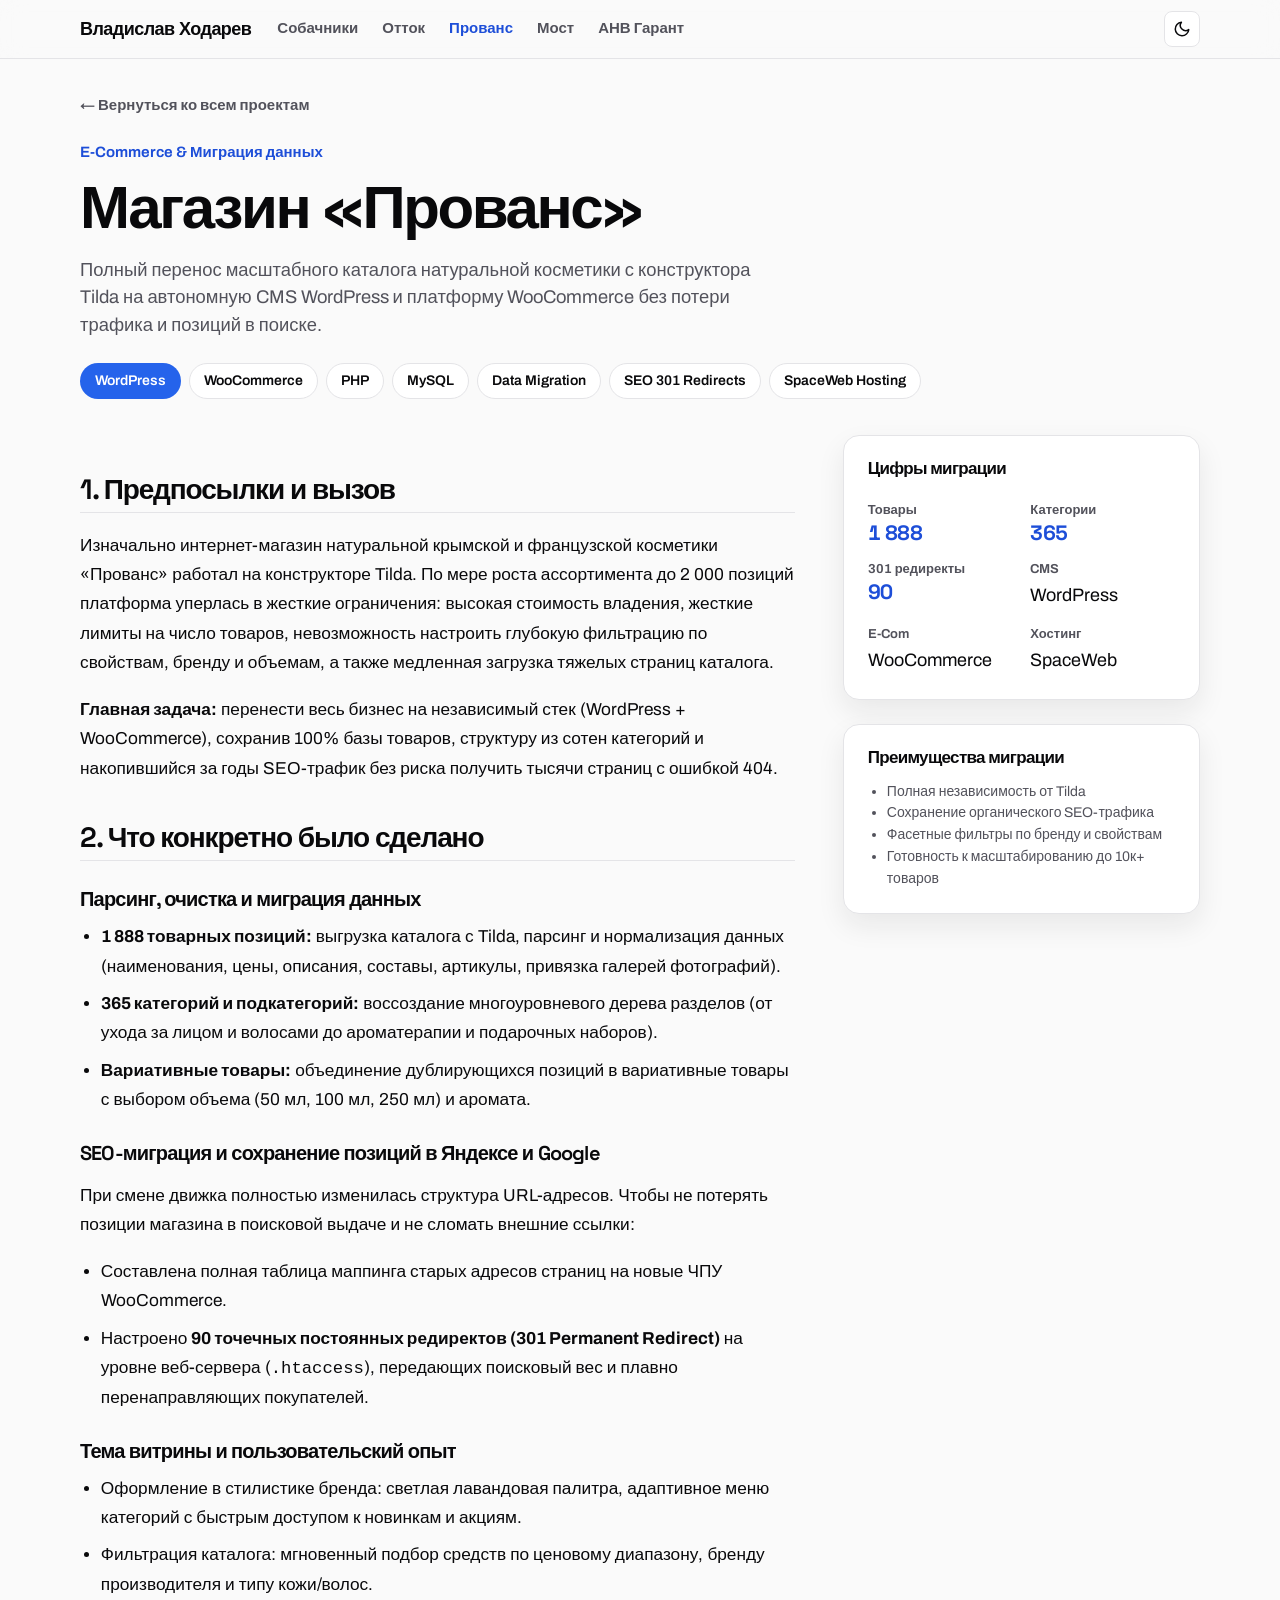
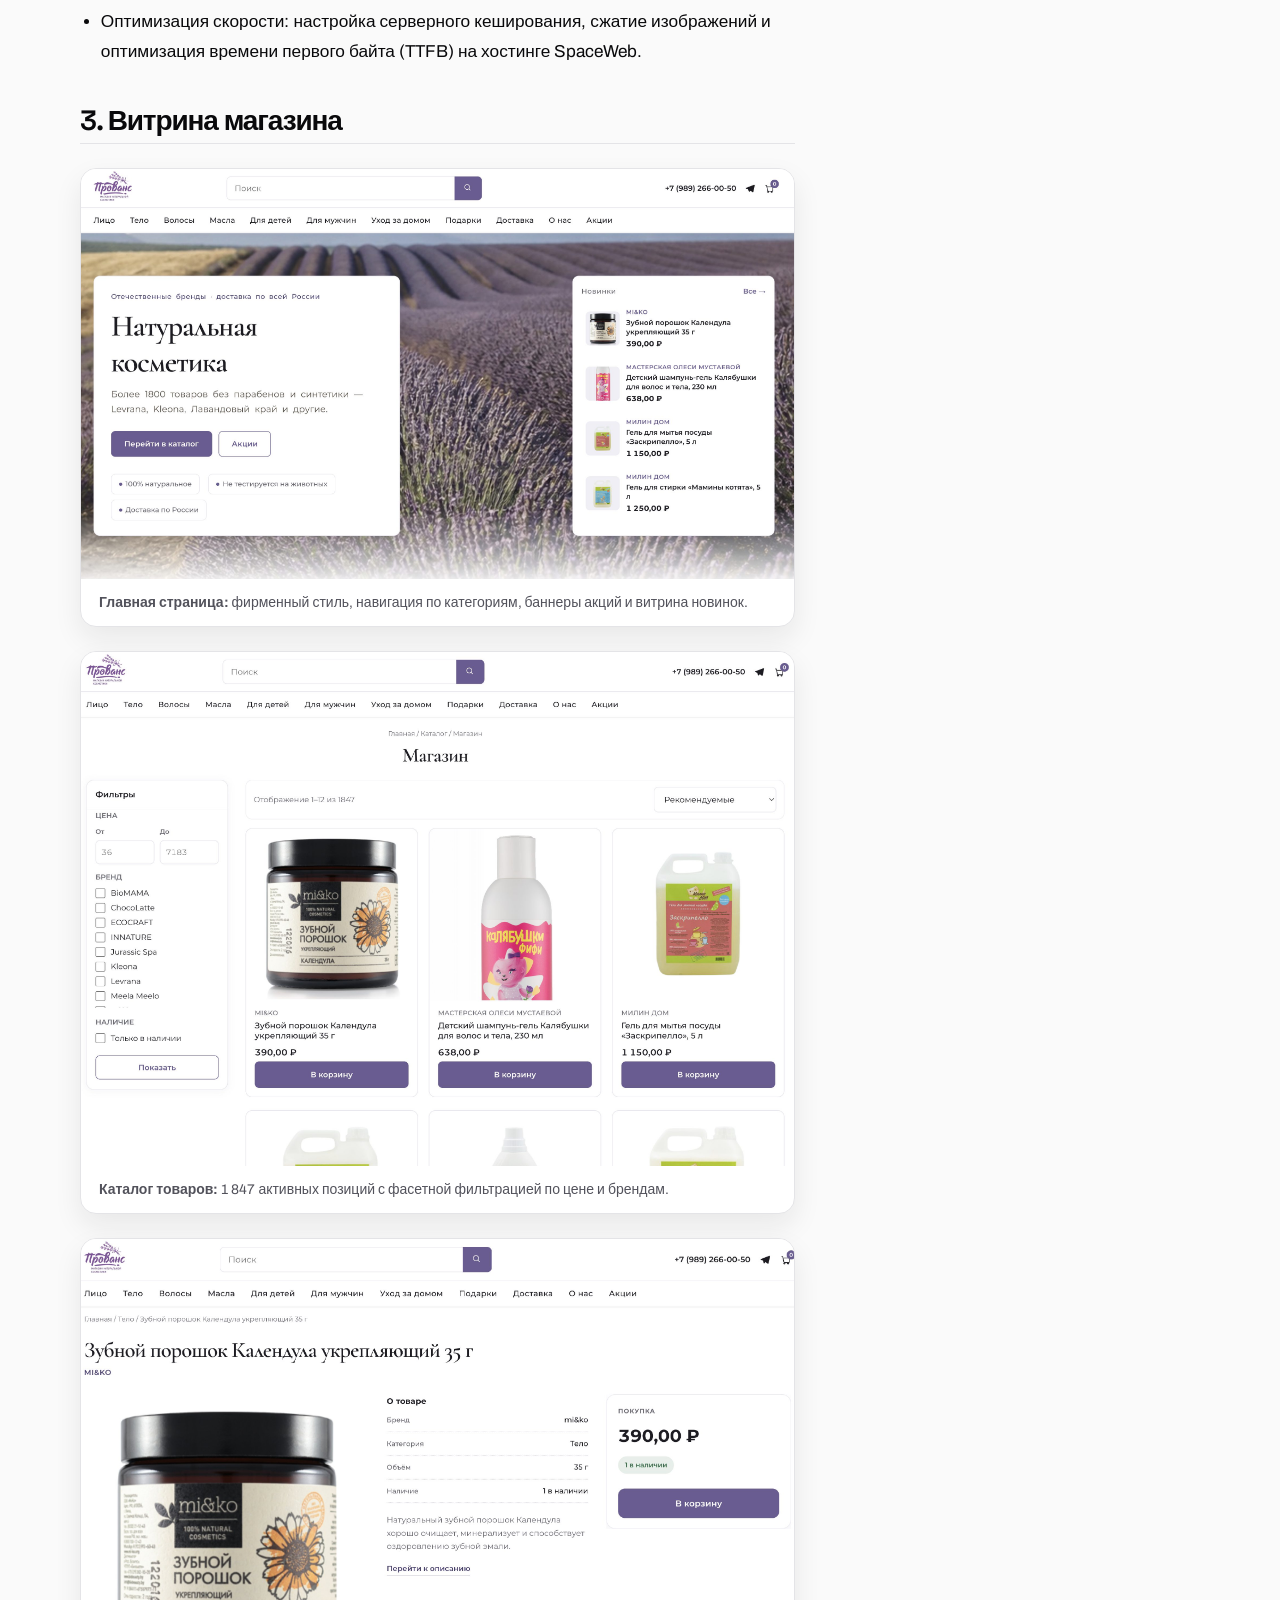
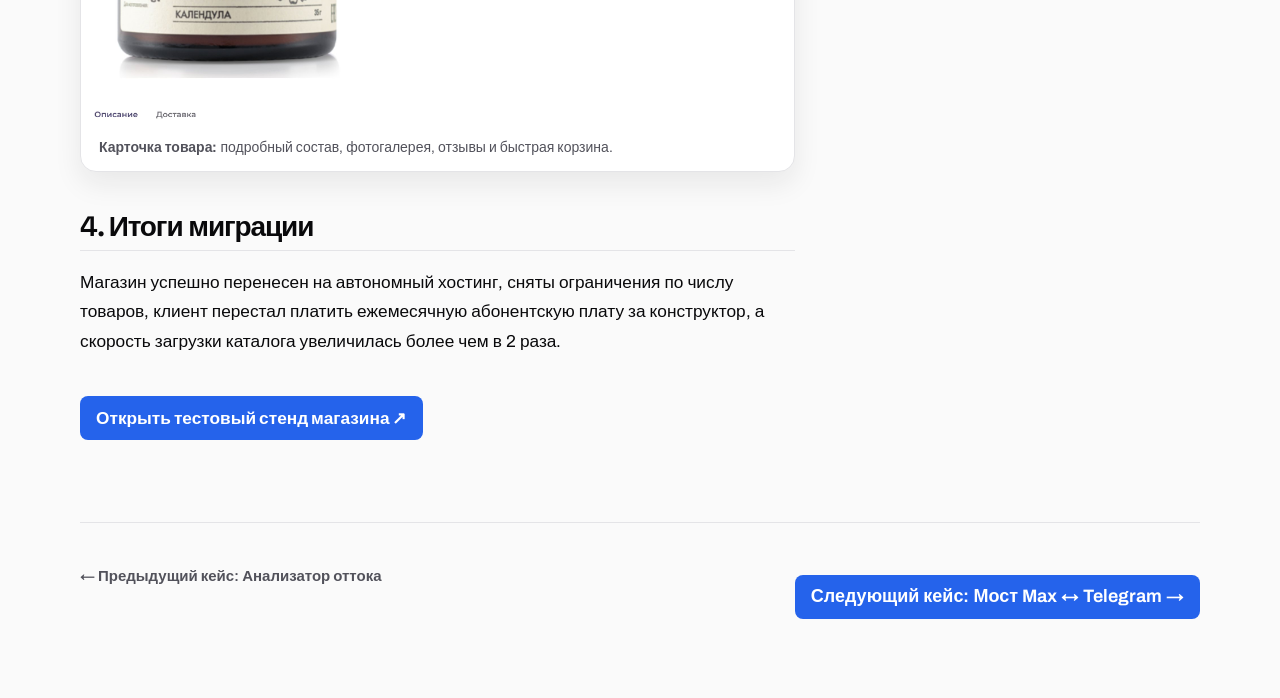
<file: cases/provans.html>
<!DOCTYPE html>
<html lang="ru">
<head>
  <meta charset="utf-8">
  <meta name="viewport" content="width=device-width, initial-scale=1">
  <title>Прованс — Миграция магазина на WordPress & WooCommerce | Владислав Ходарев</title>
  <meta name="description" content="Кейс миграции крупного интернет-магазина косметики Прованс с Tilda на WordPress и WooCommerce: перенос 1888 товаров, 365 категорий, 90 SEO-редиректов и тема витрины.">
  <link rel="icon" href="../favicon.svg" type="image/svg+xml">
  <script>
    (function() {
      var saved = localStorage.getItem("portfolio-theme");
      var isDark = saved === "dark" || (!saved && window.matchMedia("(prefers-color-scheme: dark)").matches);
      var theme = isDark ? "dark" : "light";
      document.documentElement.setAttribute("data-theme", theme);
      document.documentElement.style.colorScheme = theme;
    })();
  </script>
  <link rel="preconnect" href="https://fonts.googleapis.com">
  <link rel="preconnect" href="https://fonts.gstatic.com" crossorigin>
  <link href="https://fonts.googleapis.com/css2?family=Archivo:wght@400;500;600;700&family=Space+Grotesk:wght@500;600;700&display=swap" rel="stylesheet">
  <link rel="stylesheet" href="../styles.css">
  <style>
    .case-page { padding: 32px 0 80px; }
    .back-nav { display: inline-flex; align-items: center; gap: 8px; color: var(--muted); text-decoration: none; font-weight: 600; font-size: 15px; margin-bottom: 24px; transition: color 200ms ease; }
    .back-nav:hover { color: var(--accent); }
    .case-hero { margin-bottom: 36px; }
    .kicker { overflow-wrap: break-word; word-break: break-word; }
    .case-title { font-size: clamp(26px, 7.5vw, 60px); margin: 8px 0 16px; overflow-wrap: break-word; line-height: 1.1; }
    .case-subtitle { font-size: 1.15rem; color: var(--muted); max-width: 44rem; line-height: 1.5; margin: 0 0 24px; }
    .tags { display: flex; flex-wrap: wrap; gap: 8px; margin-bottom: 32px; }
    .tag { background: var(--paper); border: 1px solid var(--line); padding: 6px 14px; border-radius: 999px; font-size: 14px; font-weight: 600; }
    .tag.accent { background: var(--accent-fill); color: #fff; border-color: transparent; }
    .case-grid { display: grid; grid-template-columns: 2fr 1fr; gap: 48px; align-items: start; }
    .case-body { font-size: 1.08rem; line-height: 1.7; color: var(--ink); }
    .case-body h2 { font-size: 28px; margin: 40px 0 16px; border-bottom: 1px solid var(--line); padding-bottom: 8px; }
    .case-body h3 { font-size: 20px; margin: 28px 0 12px; }
    .case-body ul { padding-left: 1.3rem; margin: 12px 0 24px; }
    .case-body li { margin-bottom: 8px; }
    .case-sidebar { position: sticky; top: 80px; display: flex; flex-direction: column; gap: 24px; }
    .card-box { background: var(--paper); border: 1px solid var(--line); border-radius: 16px; padding: 24px; box-shadow: var(--shadow); }
    .card-box h3 { margin: 0 0 14px; font-size: 17px; font-family: var(--display); }
    .shots-grid { display: grid; grid-template-columns: 1fr; gap: 24px; margin: 24px 0 40px; }
    .shot-card { background: var(--paper); border: 1px solid var(--line); border-radius: 16px; overflow: hidden; box-shadow: var(--shadow); }
    .shot-card img { width: 100%; height: auto; display: block; }
    .shot-card p { padding: 14px 18px; margin: 0; font-size: 14px; color: var(--muted); line-height: 1.4; }
    .case-footer-nav { display: flex; justify-content: space-between; align-items: center; border-top: 1px solid var(--line); padding-top: 36px; margin-top: 64px; }
    @media (max-width: 900px) {
      .case-grid { grid-template-columns: 1fr; }
      .case-sidebar { position: static; }
    }
  </style>
</head>
<body>
  <header class="bar">
    <div class="bar-inner">
      <a class="brand" href="../#top">Владислав Ходарев</a>
      <nav class="nav" aria-label="Проекты">
        <a href="dogs.html">Собачники</a>
        <a href="churn.html">Отток</a>
        <a href="provans.html" aria-current="true">Прованс</a>
        <a href="bridge.html">Мост</a>
        <a href="anvgarant.html">АНВ Гарант</a>
      </nav>
      <div class="header-controls">
        <button type="button" class="theme-toggle" id="theme-toggle" aria-label="Сменить тему" title="Тема">
          <svg class="icon-sun" width="18" height="18" viewBox="0 0 24 24" fill="none" stroke="currentColor" stroke-width="2" stroke-linecap="round" stroke-linejoin="round" aria-hidden="true">
            <circle cx="12" cy="12" r="5"></circle>
            <line x1="12" y1="1" x2="12" y2="3"></line>
            <line x1="12" y1="21" x2="12" y2="23"></line>
            <line x1="4.22" y1="4.22" x2="5.64" y2="5.64"></line>
            <line x1="18.36" y1="18.36" x2="19.78" y2="19.78"></line>
            <line x1="1" y1="12" x2="3" y2="12"></line>
            <line x1="21" y1="12" x2="23" y2="12"></line>
            <line x1="4.22" y1="19.78" x2="5.64" y2="18.36"></line>
            <line x1="18.36" y1="5.64" x2="19.78" y2="4.22"></line>
          </svg>
          <svg class="icon-moon" width="18" height="18" viewBox="0 0 24 24" fill="none" stroke="currentColor" stroke-width="2" stroke-linecap="round" stroke-linejoin="round" aria-hidden="true">
            <path d="M21 12.79A9 9 0 1 1 11.21 3 7 7 0 0 0 21 12.79z"></path>
          </svg>
        </button>
      </div>
    </div>
  </header>

  <main class="wrap case-page">
    <a href="../#provans" class="back-nav">← Вернуться ко всем проектам</a>

    <section class="case-hero">
      <p class="kicker">E-Commerce & Миграция данных</p>
      <h1 class="case-title">Магазин «Прованс»</h1>
      <p class="case-subtitle">Полный перенос масштабного каталога натуральной косметики с конструктора Tilda на автономную CMS WordPress и платформу WooCommerce без потери трафика и позиций в поиске.</p>
      
      <div class="tags">
        <span class="tag accent">WordPress</span>
        <span class="tag">WooCommerce</span>
        <span class="tag">PHP</span>
        <span class="tag">MySQL</span>
        <span class="tag">Data Migration</span>
        <span class="tag">SEO 301 Redirects</span>
        <span class="tag">SpaceWeb Hosting</span>
      </div>
    </section>

    <div class="case-grid">
      <article class="case-body">
        <h2>1. Предпосылки и вызов</h2>
        <p>Изначально интернет-магазин натуральной крымской и французской косметики «Прованс» работал на конструкторе Tilda. По мере роста ассортимента до 2 000 позиций платформа уперлась в жесткие ограничения: высокая стоимость владения, жесткие лимиты на число товаров, невозможность настроить глубокую фильтрацию по свойствам, бренду и объемам, а также медленная загрузка тяжелых страниц каталога.</p>
        <p><strong>Главная задача:</strong> перенести весь бизнес на независимый стек (WordPress + WooCommerce), сохранив 100% базы товаров, структуру из сотен категорий и накопившийся за годы SEO-трафик без риска получить тысячи страниц с ошибкой 404.</p>

        <h2>2. Что конкретно было сделано</h2>
        <h3>Парсинг, очистка и миграция данных</h3>
        <ul>
          <li><strong>1 888 товарных позиций:</strong> выгрузка каталога с Tilda, парсинг и нормализация данных (наименования, цены, описания, составы, артикулы, привязка галерей фотографий).</li>
          <li><strong>365 категорий и подкатегорий:</strong> воссоздание многоуровневого дерева разделов (от ухода за лицом и волосами до ароматерапии и подарочных наборов).</li>
          <li><strong>Вариативные товары:</strong> объединение дублирующихся позиций в вариативные товары с выбором объема (50 мл, 100 мл, 250 мл) и аромата.</li>
        </ul>

        <h3>SEO-миграция и сохранение позиций в Яндексе и Google</h3>
        <p>При смене движка полностью изменилась структура URL-адресов. Чтобы не потерять позиции магазина в поисковой выдаче и не сломать внешние ссылки:</p>
        <ul>
          <li>Составлена полная таблица маппинга старых адресов страниц на новые ЧПУ WooCommerce.</li>
          <li>Настроено <strong>90 точечных постоянных редиректов (301 Permanent Redirect)</strong> на уровне веб-сервера (<code>.htaccess</code>), передающих поисковый вес и плавно перенаправляющих покупателей.</li>
        </ul>

        <h3>Тема витрины и пользовательский опыт</h3>
        <ul>
          <li>Оформление в стилистике бренда: светлая лавандовая палитра, адаптивное меню категорий с быстрым доступом к новинкам и акциям.</li>
          <li>Фильтрация каталога: мгновенный подбор средств по ценовому диапазону, бренду производителя и типу кожи/волос.</li>
          <li>Оптимизация скорости: настройка серверного кеширования, сжатие изображений и оптимизация времени первого байта (TTFB) на хостинге SpaceWeb.</li>
        </ul>

        <h2>3. Витрина магазина</h2>
        <div class="shots-grid">
          <div class="shot-card">
            <img src="../img/provans-home.jpg" alt="Главная страница магазина Прованс" loading="lazy">
            <p><strong>Главная страница:</strong> фирменный стиль, навигация по категориям, баннеры акций и витрина новинок.</p>
          </div>
          <div class="shot-card">
            <img src="../img/provans-catalog.jpg" alt="Каталог товаров с фильтрами" loading="lazy">
            <p><strong>Каталог товаров:</strong> 1 847 активных позиций с фасетной фильтрацией по цене и брендам.</p>
          </div>
          <div class="shot-card">
            <img src="../img/provans-product.jpg" alt="Карточка товара" loading="lazy">
            <p><strong>Карточка товара:</strong> подробный состав, фотогалерея, отзывы и быстрая корзина.</p>
          </div>
        </div>

        <h2>4. Итоги миграции</h2>
        <p>Магазин успешно перенесен на автономный хостинг, сняты ограничения по числу товаров, клиент перестал платить ежемесячную абонентскую плату за конструктор, а скорость загрузки каталога увеличилась более чем в 2 раза.</p>
        
        <p style="margin-top: 24px;">
          <a class="live" href="http://vladkhodar.temp.swtest.ru" target="_blank" rel="noopener noreferrer">Открыть тестовый стенд магазина ↗</a>
        </p>
      </article>

      <aside class="case-sidebar">
        <div class="card-box">
          <h3>Цифры миграции</h3>
          <dl class="facts">
            <div><dt>Товары</dt><dd class="stat">1 888</dd></div>
            <div><dt>Категории</dt><dd class="stat">365</dd></div>
            <div><dt>301 редиректы</dt><dd class="stat">90</dd></div>
            <div><dt>CMS</dt><dd>WordPress</dd></div>
            <div><dt>E-Com</dt><dd>WooCommerce</dd></div>
            <div><dt>Хостинг</dt><dd>SpaceWeb</dd></div>
          </dl>
        </div>

        <div class="card-box">
          <h3>Преимущества миграции</h3>
          <ul style="margin: 0; padding-left: 1.2rem; font-size: 14px; color: var(--muted);">
            <li>Полная независимость от Tilda</li>
            <li>Сохранение органического SEO-трафика</li>
            <li>Фасетные фильтры по бренду и свойствам</li>
            <li>Готовность к масштабированию до 10к+ товаров</li>
          </ul>
        </div>
      </aside>
    </div>

    <div class="case-footer-nav">
      <a href="churn.html" class="back-nav">← Предыдущий кейс: Анализатор оттока</a>
      <a href="bridge.html" class="live">Следующий кейс: Мост Max ↔ Telegram →</a>
    </div>
  </main>

  <script>
    const themeBtn = document.getElementById("theme-toggle");
    if (themeBtn) {
      themeBtn.addEventListener("click", () => {
        const current = document.documentElement.getAttribute("data-theme") || (window.matchMedia("(prefers-color-scheme: dark)").matches ? "dark" : "light");
        const next = current === "dark" ? "light" : "dark";
        document.documentElement.setAttribute("data-theme", next);
        document.documentElement.style.colorScheme = next;
        localStorage.setItem("portfolio-theme", next);
      });
    }
  </script>
</body>
</html>
</file>
<file: styles.css>
:root {
  --canvas: #fafafa;
  --ink: #09090b;
  --paper: #ffffff;
  --line: #e4e4e7;
  --accent: #1d4ed8;
  --accent-fill: #2563eb;
  --muted: #52525b;
  --mat: #18181b;
  --display: "Space Grotesk", "Avenir Next", "Segoe UI", sans-serif;
  --body: "Archivo", "Avenir Next", "Segoe UI", sans-serif;
  --shadow: 0 12px 28px rgb(24 24 27 / 8%);
  --bar-bg: rgba(250, 250, 250, 0.85);
}

@media (prefers-color-scheme: dark) {
  :root:not([data-theme="light"]) {
    --canvas: #09090b;
    --ink: #fafafa;
    --paper: #18181b;
    --line: #27272a;
    --muted: #a1a1aa;
    --mat: #000000;
    --shadow: 0 12px 28px rgb(0 0 0 / 40%);
    --bar-bg: rgba(9, 9, 11, 0.85);
  }
}

:root[data-theme="dark"] {
  --canvas: #09090b;
  --ink: #fafafa;
  --paper: #18181b;
  --line: #27272a;
  --muted: #a1a1aa;
  --mat: #000000;
  --shadow: 0 12px 28px rgb(0 0 0 / 40%);
  --bar-bg: rgba(9, 9, 11, 0.85);
  color-scheme: dark;
}

:root[data-theme="light"] {
  --canvas: #fafafa;
  --ink: #09090b;
  --paper: #ffffff;
  --line: #e4e4e7;
  --accent: #1d4ed8;
  --accent-fill: #2563eb;
  --muted: #52525b;
  --mat: #18181b;
  --shadow: 0 12px 28px rgb(24 24 27 / 8%);
  --bar-bg: rgba(250, 250, 250, 0.85);
  color-scheme: light;
}

* { box-sizing: border-box; }

.skip {
  position: absolute;
  left: 12px;
  top: -48px;
  z-index: 20;
  background: var(--ink);
  color: #fff;
  padding: 10px 14px;
  border-radius: 8px;
  text-decoration: none;
}

.skip:focus { top: 12px; }

html {
  scroll-behavior: smooth;
  background: var(--canvas);
}

html {
  overflow-x: hidden;
  max-width: 100vw;
}

body {
  margin: 0;
  background: var(--canvas);
  color: var(--ink);
  font-family: var(--body);
  font-size: 18px;
  line-height: 1.55;
  overflow-x: hidden;
  max-width: 100vw;
  transition: background-color 200ms ease, color 200ms ease;
}

.wrap {
  width: min(1120px, calc(100% - 32px));
  margin-inline: auto;
}

.bar {
  position: sticky;
  top: 0;
  z-index: 50;
  width: 100%;
  background: var(--bar-bg);
  backdrop-filter: blur(12px);
  -webkit-backdrop-filter: blur(12px);
  border-bottom: 1px solid var(--line);
  transition: background 200ms ease, border-color 200ms ease;
}

.bar-inner {
  width: min(1120px, calc(100% - 40px));
  margin-inline: auto;
  display: flex;
  align-items: center;
  gap: 22px;
  min-height: 58px;
  padding: 4px 0;
}

.brand {
  color: var(--ink);
  font-family: var(--display);
  font-weight: 650;
  font-size: 18px;
  text-decoration: none;
  letter-spacing: -0.03em;
  flex-shrink: 0;
  transition: color 200ms ease;
}

.brand:hover {
  color: var(--accent);
}

.nav {
  display: flex;
  gap: 16px;
  min-width: 0;
  overflow-x: auto;
}

.nav a {
  display: inline-flex;
  align-items: center;
  min-height: 38px;
  color: var(--muted);
  font-weight: 600;
  font-size: 15px;
  text-decoration: none;
  white-space: nowrap;
  cursor: pointer;
  padding: 0 4px;
  transition: color 200ms ease;
}

.nav a:hover,
.nav a[aria-current="true"] { color: var(--accent); }

.header-controls {
  display: flex;
  align-items: center;
  gap: 10px;
  margin-left: auto;
  flex-shrink: 0;
}

.theme-toggle {
  display: inline-flex;
  align-items: center;
  justify-content: center;
  width: 36px;
  height: 36px;
  padding: 0;
  border: 1px solid var(--line);
  background: var(--paper);
  color: var(--ink);
  border-radius: 8px;
  cursor: pointer;
  transition: border-color 200ms ease, background 200ms ease, color 200ms ease, transform 150ms ease;
}

.theme-toggle:hover {
  border-color: var(--accent);
  color: var(--accent);
}

.theme-toggle:active {
  transform: scale(0.94);
}

.theme-toggle svg {
  display: block;
  pointer-events: none;
}

/* Show sun in dark mode, moon in light mode */
:root .icon-sun { display: none; }
:root .icon-moon { display: block; }

@media (prefers-color-scheme: dark) {
  :root:not([data-theme="light"]) .icon-sun { display: block; }
  :root:not([data-theme="light"]) .icon-moon { display: none; }
}

:root[data-theme="dark"] .icon-sun { display: block; }
:root[data-theme="dark"] .icon-moon { display: none; }

:root[data-theme="light"] .icon-sun { display: none; }
:root[data-theme="light"] .icon-moon { display: block; }

.lang {
  display: flex;
  gap: 2px;
  background: var(--paper);
  border: 1px solid var(--line);
  border-radius: 8px;
  padding: 2px;
}

.lang button,
.thumb {
  font-family: inherit;
  cursor: pointer;
}

.lang button {
  background: transparent;
  border: 0;
  color: var(--muted);
  font-weight: 700;
  font-size: 13px;
  min-width: 34px;
  height: 30px;
  padding: 0 8px;
  border-radius: 6px;
  cursor: pointer;
  transition: color 200ms ease, background 200ms ease;
}

.lang button:hover {
  color: var(--ink);
}

.lang button[aria-pressed="true"] {
  color: var(--accent);
  background: color-mix(in srgb, var(--accent) 12%, var(--paper));
}

.lang button:active,
.thumb:active { transform: translateY(1px); }

a:focus-visible,
button:focus-visible {
  outline: 2px solid var(--accent);
  outline-offset: 3px;
}

.hero { padding: 48px 0 28px; }

.kicker {
  margin: 0 0 10px;
  color: var(--accent);
  font-weight: 650;
  font-size: 15px;
}

h1, h2, h3 {
  font-family: var(--display);
  font-weight: 650;
  letter-spacing: -0.04em;
  line-height: 1.05;
  text-wrap: balance;
  overflow-wrap: break-word;
}

h1 {
  margin: 0;
  font-size: clamp(32px, 8.5vw, 84px);
  overflow-wrap: break-word;
}

.lead {
  max-width: 40rem;
  margin: 18px 0 0;
  font-size: 1.15rem;
}

.contact {
  display: flex;
  flex-wrap: wrap;
  gap: 8px 18px;
  margin: 18px 0 0;
}

.contact a {
  display: inline-flex;
  align-items: center;
  min-height: 44px;
  color: var(--ink);
  font-weight: 650;
  cursor: pointer;
}

.board {
  display: grid;
  grid-template-columns: repeat(5, minmax(0, 1fr));
  gap: 12px;
  padding: 8px 0 40px;
}

.board-card {
  display: flex;
  flex-direction: column;
  min-height: 44px;
  color: inherit;
  text-decoration: none;
  background: var(--paper);
  border: 1px solid var(--line);
  border-radius: 12px;
  overflow: hidden;
  cursor: pointer;
  transition: border-color 200ms ease, transform 200ms ease;
}

.board-card:hover { border-color: var(--accent); }

.board-card:active { transform: scale(0.98); }

.board-pic {
  aspect-ratio: 4 / 3;
  background: var(--line);
  overflow: hidden;
}

.board-pic img {
  width: 100%;
  height: 100%;
  object-fit: cover;
  object-position: top;
  display: block;
}

.board-fallback {
  display: flex;
  align-items: center;
  justify-content: center;
  height: 100%;
  padding: 12px;
  font-family: var(--display);
  font-weight: 650;
}

.board-title,
.board-lede { padding: 0 12px; }

.board-title {
  margin-top: 10px;
  font-family: var(--display);
  font-weight: 650;
  letter-spacing: -0.03em;
}

.board-lede {
  margin: 4px 0 12px;
  color: var(--muted);
  font-size: 14px;
  line-height: 1.4;
  display: -webkit-box;
  -webkit-line-clamp: 3;
  -webkit-box-orient: vertical;
  overflow: hidden;
}

.live {
  display: inline-flex;
  align-items: center;
  min-height: 44px;
  margin-top: 16px;
  padding: 0 16px;
  background: var(--accent-fill);
  color: #fff;
  font-weight: 650;
  text-decoration: none;
  border-radius: 8px;
  cursor: pointer;
  transition: background 200ms ease;
}

.live:hover { background: var(--accent); }

.chapter {
  padding: 52px 0 64px;
  border-top: 1px solid var(--line);
}

.layout {
  display: grid;
  gap: 28px 48px;
  align-items: start;
}

.chapter.gallery .layout { grid-template-columns: minmax(0, 1fr) minmax(240px, 320px); }

.chapter.wide .layout,
.chapter.plain .layout { grid-template-columns: 1fr; }

.chapter.wide .copy,
.chapter.plain .copy { max-width: 44rem; }

h2 {
  margin: 0;
  font-size: clamp(34px, 4vw, 52px);
}

.lede {
  margin: 14px 0 0;
  font-size: 1.12rem;
  font-weight: 600;
}

.copy p { margin: 12px 0 0; }

.stack {
  margin: 14px 0 0;
  color: var(--muted);
  font-size: 15px;
  font-weight: 600;
}

.facts {
  display: grid;
  grid-template-columns: 1fr 1fr;
  gap: 14px 18px;
  margin: 22px 0 0;
  padding: 0;
}

.facts div { margin: 0; }

.facts dt {
  margin: 0;
  color: var(--muted);
  font-size: 13px;
  font-weight: 650;
}

.facts dd {
  margin: 3px 0 0;
  font-variant-numeric: tabular-nums;
}

.gallery { min-width: 0; }

.stage {
  background: var(--paper);
  border: 1px solid var(--line);
  border-radius: 16px;
  box-shadow: var(--shadow);
}

.stage.phone {
  width: min(250px, 100%);
  margin-inline: auto;
  padding: 8px;
  border-radius: 28px;
}

.stage.phone img {
  display: block;
  width: 100%;
  border-radius: 18px;
}

.stage.desk {
  border-radius: 12px;
  overflow: hidden;
}

.stage.desk img {
  display: block;
  width: 100%;
  height: auto;
}

.stage-cap {
  margin: 10px 2px 0;
  color: var(--muted);
  font-size: 14px;
}

.thumbs {
  display: flex;
  flex-wrap: wrap;
  gap: 8px;
  margin-top: 12px;
}

.chapter { scroll-margin-top: 72px; }

.thumb {
  flex: 0 0 auto;
  padding: 0;
  border: 0;
  background: transparent;
  border-radius: 8px;
}

.thumb img {
  display: block;
  width: 72px;
  height: 96px;
  object-fit: cover;
  object-position: top;
  border-radius: 8px;
  border: 1px solid var(--line);
}

.thumb[aria-pressed="true"] img {
  outline: 2px solid var(--accent);
  outline-offset: 2px;
}

.bridge, .sprites, .geo-box {
  background: var(--paper);
  border: 1px solid var(--line);
  border-radius: 16px;
  box-shadow: var(--shadow);
}

.geo-box {
  padding: 24px;
  margin-top: 8px;
  display: flex;
  flex-direction: column;
  gap: 14px;
}

.geo-row {
  display: flex;
  align-items: center;
  gap: 12px;
  background: var(--canvas);
  border: 1px solid var(--line);
  border-radius: 12px;
  padding: 12px 16px;
}

.geo-badge {
  font-size: 12px;
  font-weight: 700;
  padding: 4px 10px;
  border-radius: 999px;
  background: var(--accent-fill);
  color: #fff;
  white-space: nowrap;
}

.geo-text {
  font-size: 13.5px;
  color: var(--ink);
  line-height: 1.4;
}

@media (max-width: 520px) {
  .board { grid-template-columns: 1fr; }
  .geo-row { flex-direction: column; align-items: flex-start; gap: 6px; }
}

.bridge {
  display: grid;
  grid-template-columns: 1fr auto 1fr auto 1fr;
  gap: 10px;
  align-items: center;
  padding: 22px 18px;
  margin-top: 8px;
}

.bridge p {
  margin: 0;
  text-align: center;
  font-weight: 650;
}

.bridge span { color: var(--accent); font-weight: 700; }

.bridge-back {
  grid-column: 1 / -1;
  margin: 0;
  text-align: center;
  color: var(--muted);
  font-size: 14px;
}

.sprites {
  display: grid;
  grid-template-columns: repeat(3, 1fr);
  gap: 8px;
  padding: 12px;
  margin-top: 8px;
  background: var(--mat);
}

.sprites img {
  width: 100%;
  height: 160px;
  object-fit: contain;
}

.note {
  margin: 10px 0 0;
  color: var(--muted);
  font-size: 14px;
}

.can {
  padding: 16px 0 96px;
  border-top: 1px solid var(--line);
}

.can h2 {
  margin: 36px 0 24px;
  font-size: 34px;
}

.can ul {
  display: grid;
  grid-template-columns: repeat(auto-fill, minmax(320px, 1fr));
  gap: 20px;
  margin: 0;
  padding: 0;
  list-style: none;
}

.can-card {
  display: flex;
  flex-direction: column;
  background: var(--paper);
  border: 1px solid var(--line);
  border-radius: 16px;
  padding: 24px;
  box-shadow: var(--shadow);
  transition: border-color 200ms ease, transform 200ms ease;
}

.can-card:hover {
  border-color: var(--accent);
  transform: translateY(-2px);
}

.can-top {
  display: flex;
  align-items: center;
  margin-bottom: 14px;
}

.can-badge {
  display: inline-flex;
  align-items: center;
  background: var(--accent-fill);
  color: #fff;
  padding: 4px 12px;
  border-radius: 999px;
  font-size: 13px;
  font-weight: 650;
  font-family: var(--display);
  letter-spacing: -0.01em;
}

.can-title {
  margin: 0 0 10px;
  font-size: 21px;
  font-family: var(--display);
  font-weight: 700;
  letter-spacing: -0.02em;
  color: var(--ink);
  line-height: 1.2;
}

.can-desc {
  margin: 0 0 16px;
  font-size: 15px;
  line-height: 1.55;
  color: var(--muted);
  flex-grow: 1;
}

.can-meta {
  font-size: 13px;
  font-weight: 600;
  color: var(--accent);
  margin-bottom: 18px;
  padding-top: 12px;
  border-top: 1px dashed var(--line);
  line-height: 1.4;
}

.can-link {
  display: inline-flex;
  align-items: center;
  color: var(--ink);
  font-weight: 700;
  font-size: 14px;
  text-decoration: none;
  font-family: var(--display);
  transition: color 200ms ease, transform 200ms ease;
}

.can-link:hover {
  color: var(--accent);
  transform: translateX(3px);
}

@media (max-width: 860px) {
  .bar-inner { flex-wrap: wrap; gap: 8px 16px; padding: 10px 0; }
  .nav { order: 3; width: 100%; overflow-x: auto; -webkit-overflow-scrolling: touch; }
  .chapter.gallery .layout,
  .bridge { grid-template-columns: 1fr; }
  .board { grid-template-columns: 1fr 1fr; }
  .facts { grid-template-columns: 1fr; }
  .bridge span { text-align: center; }
  .sprites img { height: 110px; }
}

@media (max-width: 640px) {
  .bar-inner { gap: 6px 8px; padding: 6px 0; min-height: 50px; }
  .brand { font-size: 15.5px; }
  .header-controls { gap: 6px; }
  .action-btn { padding: 0; width: 36px; justify-content: center; }
  .action-btn span { display: none; }
  .lang button { padding: 3px 7px; font-size: 12px; }
  .hero { padding: 32px 0 20px; }
  .meta-status { font-size: 13px; padding: 5px 12px; }
  .contact { font-size: 14px; gap: 10px; }
}

@media (max-width: 540px) {
  .board { grid-template-columns: 1fr; }
  .case-hero { margin-bottom: 32px; }
  .can-card { padding: 20px; }
  .how-card { padding: 22px; }
}

@media (prefers-reduced-motion: reduce) {
  html { scroll-behavior: auto; }
}

/* ── Scroll reveal ──────────────────────────────────────── */
@media (prefers-reduced-motion: no-preference) {
  .appear {
    opacity: 0;
    transform: translateY(20px);
    transition: opacity 0.5s ease, transform 0.5s ease;
  }
  .appear.visible {
    opacity: 1;
    transform: none;
  }
}

/* ── Stat facts (values starting with a digit) ──────────── */
.facts dd.stat {
  font-family: var(--display);
  font-size: 1.3rem;
  font-weight: 700;
  color: var(--accent);
  letter-spacing: -0.02em;
  margin: 2px 0 0;
  line-height: 1.1;
}

/* ── Repo / secondary button ────────────────────────────── */
.repo {
  display: inline-flex;
  align-items: center;
  gap: 6px;
  min-height: 44px;
  margin-top: 16px;
  margin-left: 8px;
  padding: 0 16px;
  background: transparent;
  color: var(--accent);
  font-weight: 650;
  font-family: inherit;
  font-size: inherit;
  text-decoration: none;
  border: 1.5px solid color-mix(in srgb, var(--accent) 50%, transparent);
  border-radius: 8px;
  cursor: pointer;
  transition: background 200ms ease, color 200ms ease, border-color 200ms ease;
}
.repo:hover {
  background: var(--accent);
  color: #fff;
  border-color: var(--accent);
}

/* ── How I Work (Soft Skills) ───────────────────────────── */
.how {
  padding: 48px 0 80px;
  border-top: 1px solid var(--line);
}

.section-head {
  margin-bottom: 32px;
}

.section-head h2 {
  margin: 0;
  font-size: 34px;
}

.section-lead {
  margin: 8px 0 0;
  color: var(--muted);
  font-size: 1.1rem;
}

.how-grid {
  display: grid;
  grid-template-columns: repeat(2, 1fr);
  gap: 20px;
}

.how-card {
  background: var(--paper);
  border: 1px solid var(--line);
  border-radius: 16px;
  padding: 28px;
  box-shadow: var(--shadow);
  display: flex;
  flex-direction: column;
  transition: border-color 200ms ease, transform 200ms ease;
}

.how-card:hover {
  border-color: var(--accent);
  transform: translateY(-2px);
}

.how-num {
  font-family: var(--display);
  font-size: 13px;
  font-weight: 700;
  color: var(--accent);
  background: color-mix(in srgb, var(--accent) 12%, var(--paper));
  width: fit-content;
  padding: 2px 10px;
  border-radius: 999px;
  margin-bottom: 14px;
  letter-spacing: -0.01em;
}

.how-card-title {
  margin: 0 0 6px;
  font-size: 21px;
  font-family: var(--display);
  font-weight: 700;
  letter-spacing: -0.02em;
  color: var(--ink);
}

.how-card-lead {
  margin: 0 0 12px;
  font-size: 15px;
  font-weight: 600;
  color: var(--accent);
  line-height: 1.4;
}

.how-card-text {
  margin: 0;
  font-size: 15px;
  line-height: 1.6;
  color: var(--muted);
  flex-grow: 1;
}

/* ── Footer ─────────────────────────────────────────────── */
.footer {
  border-top: 1px solid var(--line);
  padding: 56px 0 80px;
}

.footer-inner {
  display: flex;
  justify-content: space-between;
  align-items: center;
  gap: 32px;
  flex-wrap: wrap;
}

.footer h3 {
  margin: 0 0 8px;
  font-size: 26px;
  font-family: var(--display);
  font-weight: 700;
  letter-spacing: -0.02em;
}

.footer p {
  margin: 0;
  color: var(--muted);
  font-size: 16px;
}

.footer-contacts {
  display: flex;
  align-items: center;
  gap: 12px;
  flex-wrap: wrap;
}

/* ── Meta row & Location status ─────────────────────────── */
.meta-row {
  display: flex;
  align-items: center;
  gap: 12px;
  margin-top: 14px;
  flex-wrap: wrap;
}

.meta-status {
  display: inline-flex;
  align-items: center;
  gap: 6px;
  background: var(--paper);
  border: 1px solid var(--line);
  padding: 6px 14px;
  border-radius: 999px;
  font-size: 14px;
  font-weight: 600;
  color: var(--muted);
  box-shadow: 0 2px 6px rgb(24 24 27 / 3%);
}

/* ── Skills Matrix ──────────────────────────────────────── */
.skills-matrix {
  display: grid;
  grid-template-columns: repeat(3, 1fr);
  gap: 16px;
  margin-top: 28px;
}

@media (max-width: 900px) {
  .how-grid { grid-template-columns: 1fr; }
  .footer-inner { flex-direction: column; align-items: flex-start; }
  .skills-matrix { grid-template-columns: 1fr; }
}

.matrix-card {
  background: var(--paper);
  border: 1px solid var(--line);
  border-radius: 16px;
  padding: 20px 22px;
  box-shadow: var(--shadow);
  display: flex;
  flex-direction: column;
  gap: 12px;
  transition: border-color 200ms ease;
}

.matrix-card:hover {
  border-color: var(--accent);
}

.matrix-header {
  display: flex;
  align-items: center;
  gap: 10px;
}

.matrix-icon {
  display: inline-flex;
  align-items: center;
  justify-content: center;
  width: 28px;
  height: 28px;
  border-radius: 6px;
  background: var(--canvas);
  border: 1px solid var(--line);
  color: var(--accent);
  flex-shrink: 0;
}

.matrix-header h3 {
  margin: 0;
  font-size: 18px;
  font-family: var(--display);
  font-weight: 700;
  letter-spacing: -0.02em;
}

.matrix-tags {
  display: flex;
  flex-wrap: wrap;
  gap: 6px 8px;
}

.matrix-tag {
  background: color-mix(in srgb, var(--line) 40%, transparent);
  border: 1px solid var(--line);
  padding: 5px 11px;
  border-radius: 8px;
  font-size: 13px;
  font-weight: 550;
  color: var(--ink);
  line-height: 1.35;
}

/* ── Action button (Print / PDF) ────────────────────────── */
.action-btn {
  display: inline-flex;
  align-items: center;
  gap: 6px;
  height: 36px;
  padding: 0 12px;
  border: 1px solid var(--line);
  background: var(--paper);
  color: var(--ink);
  border-radius: 8px;
  cursor: pointer;
  font-family: var(--display);
  font-size: 13px;
  font-weight: 650;
  transition: border-color 200ms ease, color 200ms ease, transform 150ms ease;
}

.action-btn:hover {
  border-color: var(--accent);
  color: var(--accent);
}

.action-btn:active {
  transform: scale(0.96);
}

/* ── Copy to clipboard ──────────────────────────────────── */
.copy-link {
  position: relative;
  display: inline-flex;
  align-items: center;
  gap: 4px;
}

.copy-hint {
  font-size: 13px;
  opacity: 0.55;
  transition: opacity 150ms ease, transform 150ms ease;
}

.copy-link:hover .copy-hint {
  opacity: 1;
  transform: scale(1.15);
}

.copy-toast {
  position: fixed;
  bottom: 28px;
  right: 28px;
  z-index: 999;
  background: var(--mat);
  color: #fff;
  border: 1px solid var(--line);
  padding: 12px 20px;
  border-radius: 10px;
  font-weight: 600;
  font-size: 14px;
  font-family: var(--display);
  box-shadow: 0 12px 32px rgba(0, 0, 0, 0.35);
  transform: translateY(20px);
  opacity: 0;
  pointer-events: none;
  transition: transform 200ms ease, opacity 200ms ease;
}

.copy-toast.show {
  transform: translateY(0);
  opacity: 1;
}

/* ── Print Menu Dropdown ────────────────────────────────── */
.print-menu-wrap {
  position: relative;
  display: inline-block;
}

.action-btn .chevron-down {
  margin-left: 4px;
  transition: transform 180ms ease;
  opacity: 0.7;
}

.action-btn[aria-expanded="true"] .chevron-down {
  transform: rotate(180deg);
}

.print-dropdown {
  position: absolute;
  top: calc(100% + 6px);
  right: 0;
  min-width: 290px;
  background: var(--card);
  border: 1px solid var(--line);
  border-radius: 10px;
  box-shadow: 0 12px 30px rgba(0, 0, 0, 0.4);
  z-index: 1000;
  padding: 6px;
  display: none;
  flex-direction: column;
  gap: 3px;
}

.print-dropdown.show {
  display: flex;
}

.print-opt {
  display: flex;
  align-items: flex-start;
  gap: 10px;
  width: 100%;
  text-align: left;
  background: none;
  border: none;
  padding: 8px 10px;
  border-radius: 6px;
  cursor: pointer;
  color: var(--ink);
  transition: background 120ms ease;
  font-family: inherit;
}

.print-opt:hover {
  background: var(--canvas);
}

.print-opt svg {
  flex-shrink: 0;
  margin-top: 2px;
  color: var(--accent);
}

.print-opt strong {
  display: block;
  font-size: 13px;
  font-weight: 600;
  color: var(--ink);
  line-height: 1.25;
}

.print-opt small {
  display: block;
  font-size: 11px;
  color: var(--muted);
  margin-top: 2px;
  line-height: 1.3;
}

.cv-print-only {
  display: none;
}

/* ── Print Styles (@media print) ────────────────────────── */
@media print {
  @page {
    size: A4 portrait;
    margin: 8mm 10mm;
  }

  html, body {
    background: #ffffff !important;
    color: #0f172a !important;
    margin: 0 !important;
    padding: 0 !important;
    width: 100% !important;
    font-family: -apple-system, BlinkMacSystemFont, "Segoe UI", Roboto, Helvetica, Arial, sans-serif !important;
    font-size: 9pt !important;
    line-height: 1.35 !important;
    -webkit-print-color-adjust: exact !important;
    print-color-adjust: exact !important;
  }

  /* Always hide interactive navigation, toasts, and dropdowns */
  .bar,
  .print-dropdown,
  .copy-toast,
  .filters,
  .skip,
  .header-controls {
    display: none !important;
  }

  /* ─────────────────────────────────────────────────────────
     1. COMPACT MODE (Default / 2 pages)
     ───────────────────────────────────────────────────────── */
  body:not(.print-mode-full) main.wrap {
    display: none !important;
  }

  body:not(.print-mode-full) .cv-print-only {
    display: block !important;
    background: #ffffff !important;
    width: 100% !important;
  }

  html[lang="ru"] .cv-print-en {
    display: none !important;
  }

  html[lang="en"] .cv-print-ru {
    display: none !important;
  }

  .cv-page {
    width: 100% !important;
    max-width: 100% !important;
    box-sizing: border-box !important;
    padding: 2mm 0 !important;
    page-break-after: always;
    page-break-inside: avoid;
    background: #ffffff !important;
    display: flex;
    flex-direction: column;
  }

  .cv-page:last-child {
    page-break-after: auto;
  }

  .cv-header {
    border-bottom: 2px solid #0f172a;
    padding-bottom: 6px;
    margin-bottom: 9px;
  }

  .cv-name {
    font-size: 19pt;
    font-weight: 800;
    letter-spacing: -0.5px;
    color: #0f172a;
    line-height: 1.1;
  }

  .cv-role {
    font-size: 11pt;
    font-weight: 700;
    color: #2563eb;
    margin-top: 3px;
  }

  .cv-contacts {
    display: flex;
    flex-wrap: wrap;
    gap: 4px 12px;
    font-size: 8.5pt;
    color: #475569;
    margin-top: 5px;
  }

  .cv-contacts strong {
    color: #0f172a;
  }

  .cv-section {
    margin-bottom: 9px;
  }

  .cv-section-title {
    font-size: 9.8pt;
    font-weight: 700;
    text-transform: uppercase;
    letter-spacing: 0.5px;
    color: #0f172a;
    border-bottom: 1px solid #e2e8f0;
    padding-bottom: 3px;
    margin-bottom: 5px;
  }

  .cv-text {
    font-size: 8.6pt;
    line-height: 1.36;
    color: #334155;
  }

  .cv-matrix {
    display: grid;
    grid-template-columns: repeat(3, 1fr);
    gap: 7px;
  }

  .cv-matrix-col {
    border: 1px solid #e2e8f0;
    border-radius: 6px;
    padding: 6px 8px;
    background: #f8fafc !important;
    box-sizing: border-box;
  }

  .cv-matrix-col h4 {
    font-size: 9pt;
    font-weight: 700;
    color: #0f172a;
    margin-bottom: 4px;
    border-bottom: 1px solid #e2e8f0;
    padding-bottom: 2px;
  }

  .cv-matrix-col ul {
    list-style: none;
    padding: 0;
    margin: 0;
  }

  .cv-matrix-col li {
    font-size: 8pt;
    color: #334155;
    line-height: 1.3;
    margin-bottom: 3px;
    padding-left: 9px;
    position: relative;
  }

  .cv-matrix-col li:last-child {
    margin-bottom: 0;
  }

  .cv-matrix-col li::before {
    content: "•";
    position: absolute;
    left: 0;
    color: #2563eb;
    font-weight: bold;
  }

  .cv-project {
    border: 1px solid #e2e8f0;
    border-radius: 6px;
    padding: 6.5px 9px;
    margin-bottom: 6px;
    background: #f8fafc !important;
    box-sizing: border-box;
  }

  .cv-proj-header {
    display: flex;
    justify-content: space-between;
    align-items: flex-start;
    gap: 8px;
    margin-bottom: 2px;
    flex-wrap: wrap;
  }

  .cv-proj-title {
    font-size: 9.3pt;
    font-weight: 700;
    color: #0f172a;
    flex: 1 1 auto;
    min-width: 0;
    word-break: break-word;
  }

  .cv-proj-tag {
    font-size: 7.2pt;
    font-weight: 600;
    color: #2563eb;
    background: #eff6ff !important;
    border: 1px solid #bfdbfe;
    padding: 1px 5px;
    border-radius: 4px;
    white-space: nowrap;
    flex-shrink: 0;
  }

  .cv-proj-stack {
    font-size: 7.5pt;
    color: #64748b;
    font-family: ui-monospace, SFMono-Regular, Menlo, Monaco, Consolas, monospace;
    margin-bottom: 3px;
    word-break: break-word;
  }

  .cv-proj-desc {
    font-size: 8pt;
    line-height: 1.32;
    color: #334155;
  }

  .cv-proj-desc strong {
    color: #0f172a;
  }

  .cv-footer {
    margin-top: auto;
    padding-top: 6px;
    border-top: 1px solid #e2e8f0;
    display: flex;
    justify-content: space-between;
    font-size: 7.8pt;
    color: #94a3b8;
  }

  /* Force all scroll-reveal elements to be fully visible in print */
  .appear {
    opacity: 1 !important;
    transform: none !important;
    transition: none !important;
  }

  /* ─────────────────────────────────────────────────────────
     2. FULL PORTFOLIO MODE
     ───────────────────────────────────────────────────────── */
  body.print-mode-full .cv-print-only {
    display: none !important;
  }

  body.print-mode-full main.wrap {
    display: block !important;
    width: 100% !important;
    max-width: 100% !important;
    padding: 0 !important;
    margin: 0 !important;
  }

  body.print-mode-full .hero {
    padding: 0 0 12pt 0 !important;
    page-break-inside: avoid;
    break-inside: avoid;
  }

  body.print-mode-full .hero h1 {
    font-size: 22pt !important;
    line-height: 1.1 !important;
    margin: 4pt 0 8pt 0 !important;
  }

  body.print-mode-full .skills-matrix {
    display: grid !important;
    grid-template-columns: repeat(3, 1fr) !important;
    gap: 8pt !important;
    margin-top: 12pt !important;
  }

  body.print-mode-full .matrix-card {
    padding: 8pt 10pt !important;
    border-radius: 8px !important;
    box-shadow: none !important;
    border: 1px solid #cbd5e1 !important;
    background: #f8fafc !important;
    page-break-inside: avoid;
    break-inside: avoid;
  }

  body.print-mode-full .board {
    display: grid !important;
    grid-template-columns: repeat(3, 1fr) !important;
    gap: 8pt !important;
    padding: 8pt 0 14pt 0 !important;
    page-break-inside: avoid;
    break-inside: avoid;
  }

  body.print-mode-full .board-card {
    box-shadow: none !important;
    border: 1px solid #cbd5e1 !important;
    background: #f8fafc !important;
    page-break-inside: avoid;
    break-inside: avoid;
  }

  body.print-mode-full .board-pic {
    display: none !important;
  }

  body.print-mode-full .chapter {
    display: block !important;
    padding: 14pt 0 !important;
    border-top: 1px solid #cbd5e1 !important;
  }

  body.print-mode-full .chapter h2 {
    font-size: 15pt !important;
    page-break-after: avoid;
    break-after: avoid;
  }

  body.print-mode-full .chapter .layout {
    display: block !important;
  }

  body.print-mode-full .chapter .stage {
    max-height: 220px !important;
    margin: 8pt 0 !important;
    page-break-inside: avoid;
    break-inside: avoid;
  }

  body.print-mode-full .chapter .facts {
    page-break-inside: avoid;
    break-inside: avoid;
  }

  body.print-mode-full .chapter .fig,
  body.print-mode-full .chapter .stage svg,
  body.print-mode-full .chapter .stage img {
    max-height: 220px !important;
    width: auto !important;
    max-width: 100% !important;
    object-fit: contain !important;
  }

  body.print-mode-full .thumbs,
  body.print-mode-full .action-btn,
  body.print-mode-full .copy-hint,
  body.print-mode-full .copy-toast,
  body.print-mode-full .back-nav {
    display: none !important;
  }

  body.print-mode-full .how-grid,
  body.print-mode-full .can-grid {
    display: grid !important;
    grid-template-columns: repeat(2, 1fr) !important;
    gap: 8pt !important;
    page-break-inside: avoid;
    break-inside: avoid;
  }

  body.print-mode-full .card-box,
  body.print-mode-full .how-card,
  body.print-mode-full .can-card,
  body.print-mode-full .matrix-card,
  body.print-mode-full .footer {
    box-shadow: none !important;
    border: 1px solid #cbd5e1 !important;
    background: #f8fafc !important;
    page-break-inside: avoid;
    break-inside: avoid;
  }

  body.print-mode-full .footer {
    padding: 12pt 16pt !important;
    margin-top: 14pt !important;
    border-radius: 8pt !important;
  }
}
</file>
